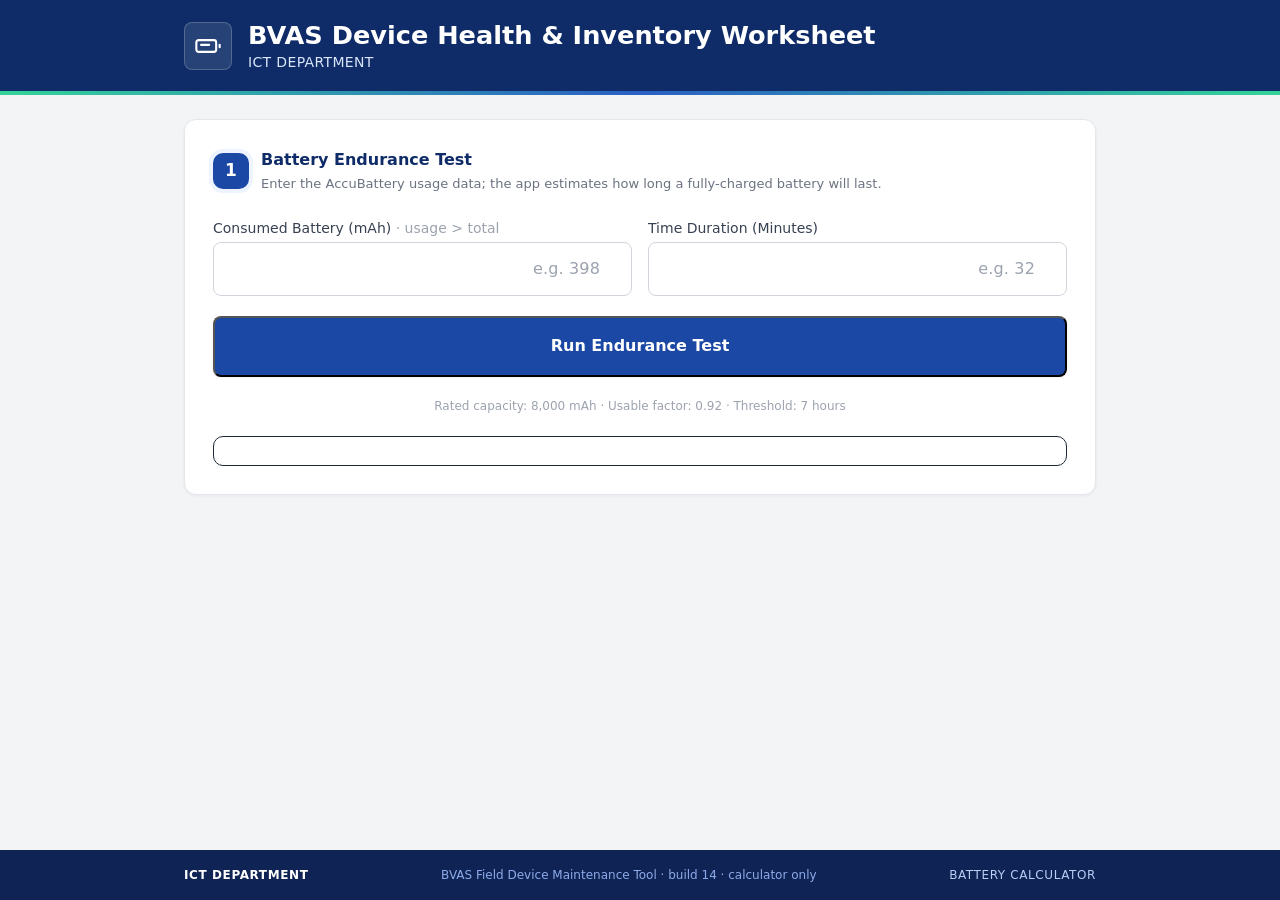
<file: index.html>
<!DOCTYPE html>
<html lang="en" class="scroll-smooth">
<head>
  <meta charset="UTF-8" />
  <meta name="viewport" content="width=device-width, initial-scale=1.0, viewport-fit=cover" />
  <meta name="description" content="Per-state BVAS device health and inventory worksheet for the ICT Department." />
  <title>BVAS Device Health &amp; Inventory Worksheet | ICT Department</title>
  <meta name="theme-color" content="#0f2354" />
  <link rel="stylesheet" href="styles.css?v=7" />
</head>
<body class="min-h-screen bg-gray-100 text-gray-800 flex flex-col">

  <!-- Header -->
  <header class="bg-brand-800 text-white">
    <div class="max-w-5xl mx-auto px-4 sm:px-6 py-5 flex items-center gap-4">
      <div class="flex h-12 w-12 shrink-0 items-center justify-center rounded-lg bg-white/10 ring-1 ring-white/20">
        <svg class="h-7 w-7 text-white" fill="none" viewBox="0 0 24 24" stroke="currentColor" stroke-width="1.8">
          <rect x="2" y="7" width="17" height="10" rx="2" />
          <path stroke-linecap="round" d="M22 11v2" />
          <path d="M6 11h7" stroke-linecap="round" />
        </svg>
      </div>
      <div class="min-w-0 flex-1">
        <h1 class="fluid-title font-bold leading-tight">BVAS Device Health &amp; Inventory Worksheet</h1>
        <p class="text-brand-100 text-xs sm:text-sm mt-0.5 tracking-wide uppercase">ICT Department</p>
      </div>
    </div>
    <div class="h-1 bg-gradient-to-r from-green-400 via-brand-500 to-green-400"></div>
  </header>

  <!-- Main -->
  <main class="flex-1 w-full max-w-5xl mx-auto px-4 sm:px-6 pt-6 pb-[max(1.5rem,env(safe-area-inset-bottom))]">

    <!-- Step 1 · Battery Endurance Test -->
    <section id="secBattery" class="card p-5 sm:p-7 no-print">
      <div class="flex items-center gap-3">
        <span class="step-chip">1</span>
        <div>
          <h2 class="section-title">Battery Endurance Test</h2>
          <p class="step-sub">Enter the AccuBattery usage data; the app estimates how long a fully-charged battery will last.</p>
        </div>
      </div>

      <form id="calcForm" class="mt-6 space-y-5">
        <div class="grid grid-cols-1 sm:grid-cols-2 gap-4">
          <label class="block">
            <span class="block text-sm font-medium text-gray-700 mb-1">
              Consumed Battery (mAh)
              <span class="font-normal text-gray-400">&middot; usage &gt; total</span>
            </span>
            <input id="consumed" type="number" inputmode="decimal" step="any" min="0" required placeholder="e.g. 398"
                   class="field text-right" />
          </label>
          <label class="block">
            <span class="block text-sm font-medium text-gray-700 mb-1">Time Duration (Minutes)</span>
            <input id="minutes" type="number" inputmode="decimal" step="any" min="0" required placeholder="e.g. 32"
                   class="field text-right" />
          </label>
        </div>

        <button type="submit"
                class="w-full rounded-lg bg-brand-600 px-4 py-4 text-base font-bold text-white hover:bg-brand-700 active:bg-brand-800 transition shadow-sm">
          Run Endurance Test
        </button>
        <p class="text-center text-xs text-gray-400">Rated capacity: 8,000 mAh &middot; Usable factor: 0.92 &middot; Threshold: 7 hours</p>
      </form>

      <div id="batteryBanner" class="banner hidden"></div>
    </section>

    <!-- Steps 2-4 (device entry / re-test / inventory) restored for shared mode; hidden on state links via .calc-only -->

    <section id="secDevice" class="card p-5 sm:p-7 mt-6 no-print step-beyond">
      <div class="flex items-center gap-3">
        <span class="step-chip">2</span>
        <div>
          <h2 class="section-title">Device Identification &amp; Component Status</h2>
          <p class="step-sub">Tick a component if it is GOOD / FUNCTIONAL. The battery row follows the test in step 1 (optional at save time).</p>
        </div>
      </div>

      <div class="grid grid-cols-1 sm:grid-cols-3 gap-4 mt-6">
        <div>
          <label for="deviceId" class="block text-sm font-medium text-gray-700 mb-1">Device ID</label>
          <div class="flex gap-2">
            <input id="deviceId" type="text" autocomplete="off" inputmode="numeric" maxlength="7"
                   pattern="[0-9]{3}-[0-9]{3}" required placeholder="101-701"
                   class="field uppercase flex-1 min-w-0" />
            <button type="button" id="scanBtn" class="scan-btn shrink-0"
                    title="Scan the Device ID from a photo (OCR)" aria-label="Scan Device ID from a photo">
              <svg fill="none" viewBox="0 0 24 24" stroke="currentColor" stroke-width="1.8" aria-hidden="true">
                <path stroke-linecap="round" stroke-linejoin="round" d="M3 8.5A1.5 1.5 0 0 1 4.5 7h2.2a1 1 0 0 0 .83-.45l.94-1.4A1 1 0 0 1 9.3 4.7h5.4a1 1 0 0 1 .83.45l.94 1.4a1 1 0 0 0 .83.45h2.2A1.5 1.5 0 0 1 21 8.5v9A1.5 1.5 0 0 1 19.5 19h-15A1.5 1.5 0 0 1 3 17.5z" />
                <circle cx="12" cy="12.5" r="3.25" />
              </svg>
            </button>
          </div>
          <input type="file" id="scanFile" accept="image/*" capture="environment" class="hidden" />
          <p id="scanMsg" class="scan-msg" role="status" aria-live="polite"></p>
        </div>

        <!-- Choosing the part of the photo to read. The officer drags the box over
             the Device ID, so what is sent is the sticker and not the whole scene. -->
        <div id="cropWrap" class="crop-wrap fixed inset-0 z-50 hidden" role="dialog"
             aria-modal="true" aria-labelledby="cropTitle">
          <div class="crop-card">
            <h2 id="cropTitle" class="crop-title">Drag over the Device ID</h2>
            <p class="crop-hint" id="cropHint">Drag the box to cover the six digits, or the whole
              sticker. Only what is inside the box is sent.</p>
            <div id="cropStage" class="crop-stage">
              <img id="cropImg" class="crop-img" alt="The photo you chose" />
              <div id="cropBox" class="crop-box"><span class="crop-grip" aria-hidden="true"></span></div>
            </div>
            <div class="crop-actions">
              <button type="button" id="cropSend" class="crop-btn crop-btn-primary">Read the ID</button>
              <button type="button" id="cropLocal" class="crop-btn">Read on this phone</button>
              <button type="button" id="cropWhole" class="crop-btn crop-btn-plain">Whole photo</button>
              <button type="button" id="cropCancel" class="crop-btn crop-btn-plain">Cancel</button>
            </div>
            <p class="crop-privacy" id="cropPrivacy">The cropped sticker is sent to the office
              server to be read, and is not kept. “Read on this phone” keeps the photo here.</p>
          </div>
        </div>
        <label class="block">
          <span class="block text-sm font-medium text-gray-700 mb-1">SIM Type</span>
          <select id="simType" class="field" required>
            <option value="" selected>Select SIM type</option>
            <option value="MTN">MTN</option>
            <option value="GLO">GLO</option>
            <option value="AIRTEL">AIRTEL</option>
            <option value="9MOBILE">9MOBILE</option>
            <option value="NO SIM">NO SIM</option>
          </select>
        </label>
        <label class="block">
          <span class="block text-sm font-medium text-gray-700 mb-1">State</span>
          <select id="fieldState" class="field"></select>
          <span id="stateLockNote" class="hidden mt-1 block text-xs font-semibold text-brand-700"></span>
        </label>
      </div>

      <div id="checkGrid" class="check-grid mt-6"></div>

      <div class="grid grid-cols-1 sm:grid-cols-2 gap-4 mt-6">
        <label class="block">
          <span class="block text-sm font-medium text-gray-700 mb-1">Remarks (optional)</span>
          <input id="remarks" type="text" autocomplete="off" placeholder="Auto-generated if left empty"
                 class="field" />
        </label>
        <div>
          <span class="block text-sm font-medium text-gray-700 mb-1">Final Device Status</span>
          <div id="finalStatus" class="final-badge bg-gray-100 text-gray-600 ring-gray-300">AWAITING COMPONENT CHECK</div>
        </div>
      </div>

      <button type="button" id="addDevice"
              class="mt-6 w-full rounded-lg bg-green-600 px-4 py-4 text-base font-bold text-white hover:bg-green-700 active:bg-green-800 transition shadow-sm">
        Save Device to Sheet
      </button>
      <p id="formMsg" class="mt-3 text-sm font-semibold text-red-700 hidden"></p>
    </section>
    <section id="secRetest" class="card p-5 sm:p-7 mt-6 no-print step-beyond">
      <div class="flex items-center gap-3">
        <span class="step-chip">3</span>
        <div>
          <h2 class="section-title">Battery Re-test (Existing Device)</h2>
          <p class="step-sub">Call a saved device by its Device ID, run the endurance test in step 1, and the result attaches automatically.</p>
        </div>
      </div>
      <div class="grid grid-cols-1 sm:grid-cols-2 gap-4 mt-6 items-end">
        <label class="block">
          <span class="block text-sm font-medium text-gray-700 mb-1">Device ID</span>
          <select id="retestSelect" class="field"><option value="">— select a saved device —</option></select>
        </label>
        <button type="button" id="retestBtn"
                class="rounded-lg bg-brand-600 px-4 py-3.5 text-sm font-bold text-white hover:bg-brand-700 transition shadow-sm">
          Call Device for Battery Test
        </button>
      </div>
    </section>
    <section id="secSheet" class="card p-5 sm:p-7 mt-6 step-beyond">
      <div class="flex items-start gap-3">
        <span class="step-chip">4</span>
        <div class="flex-1">
          <h2 class="section-title">Inventory of Checked BVAS Devices</h2>
          <div class="mt-2 grid grid-cols-1 sm:grid-cols-2 gap-x-6 gap-y-2 text-xs text-gray-600">
            <label class="flex items-center gap-2">Date:
              <input id="sheetDate" type="date" class="sheet-meta" /></label>
          </div>
        </div>
      </div>

      <div id="stats" class="grid grid-cols-2 sm:grid-cols-4 gap-3 mt-5 print:hidden"></div>

      <div class="flex flex-wrap gap-2 mt-5 print:hidden">
        <button type="button" id="printBtn" class="btn-tool btn-tool-primary">Print / Export to PDF</button>
        <button type="button" id="csvBtn" class="btn-tool">Export CSV</button>
        <button type="button" id="saveBtn" class="btn-tool">Save</button>
        <button type="button" id="loadBtn" class="btn-tool">Load</button>
        <button type="button" id="clearBtn" class="btn-tool btn-tool-danger">Clear All</button>
        <button type="button" id="newSessionBtn" class="btn-tool" title="Start a separate private browser session">New Session</button>
        <button type="button" id="backupBtn" class="btn-tool" title="Download a JSON backup of this worksheet">Backup</button>
        <button type="button" id="restoreBtn" class="btn-tool" title="Restore a JSON backup">Restore Backup</button>
        <input id="restoreFile" type="file" accept="application/json,.json" class="hidden" />
      </div>

      <div class="mt-5 print:hidden">
        <input id="filterInput" type="search" autocomplete="off" spellcheck="false"
               placeholder="Filter by Device ID…" class="field field-sm" aria-label="Filter by Device ID" />
      </div>

      <div class="table-scroll mt-5">
        <table class="sheet-table" id="inventoryTable">
          <colgroup>
            <col class="w-sn" /><col class="w-id" />
            <col class="w-batt" />
            <col class="w-screen" /><col class="w-camera" /><col class="w-fp" /><col class="w-simslot" />
            <col class="w-charge" /><col class="w-wifi" /><col class="w-gps" />
            <col class="w-sim" /><col class="w-rem" /><col class="w-act" />
          </colgroup>
          <thead class="thead-screen">
            <tr>
              <th rowspan="2" class="col-sn">S/N</th>
              <th rowspan="2" class="sticky-col sticky-col-2">Device ID</th>
              <th colspan="8" class="grp">BVAS Device Component Status (Good/Bad)</th>
              <th rowspan="2">SIM Type</th>
              <th rowspan="2" class="col-remarks">Remarks</th>
              <th rowspan="2" class="col-act print:hidden"></th>
            </tr>
            <tr>
              <th>Battery</th>
              <th>Screen</th>
              <th>Camera</th>
              <th>Finger&shy;print</th>
              <th>SIM Slot</th>
              <th>Charging</th>
              <th>Wi-Fi</th>
              <th>GPS</th>
            </tr>
          </thead>
          <thead class="thead-print">
            <tr>
              <th>S/N</th><th>Device ID</th><th>Battery</th><th>Screen</th><th>Camera</th>
              <th>Fingerprint</th><th>SIM Slot</th><th>Charging</th><th>Wi-Fi</th><th>GPS</th>
              <th>SIM Type</th><th>Remarks</th><th class="print:hidden"></th>
            </tr>
          </thead>
          <tbody id="inventoryBody"></tbody>
          <tfoot id="inventoryFoot"></tfoot>
        </table>
      </div>

      <p class="sheet-note">KEY: &check; = Good/Functional &nbsp;|&nbsp; &#10007; = Bad/Faulty &nbsp;|&nbsp; &ndash; = battery not yet tested &nbsp;|&nbsp; Battery threshold: 7 hours. S/N is assigned automatically in save order. Use Edit on a row to correct its submitted data. Data is private to this browser session.</p>

      <div class="sign-grid">
        <div class="sign-box">
          <p class="sign-role">Technical Officer (Name &amp; Signature)</p>
          <input id="signOfficer" type="text" class="sign-line" autocomplete="off" />
        </div>
        <div class="sign-box">
          <p class="sign-role">Reviewed By (Head of ICT / Officer)</p>
          <input id="signReviewer" type="text" class="sign-line" autocomplete="off" />
        </div>
      </div>
    </section>
  </main>

  <!-- Footer -->
  <footer class="bg-brand-900 text-brand-200 print:hidden">
    <div class="max-w-5xl mx-auto px-4 sm:px-6 py-4 flex flex-col sm:flex-row items-center justify-between gap-2 text-xs">
      <span class="font-semibold text-white uppercase tracking-wider">ICT Department</span>
      <span class="text-brand-300" id="buildTag">BVAS Field Device Maintenance Tool</span>
      <span id="footerMeta" class="uppercase tracking-wider">Shared worksheet</span>
    </div>
  </footer>

  <!-- Result Modal -->
  <div id="modal" class="fixed inset-0 z-50 hidden items-center justify-center p-4" role="dialog" aria-modal="true" aria-labelledby="modalTitle">
    <div id="modalBackdrop" class="absolute inset-0 bg-brand-900/70"></div>
    <div class="modal-panel relative w-full max-w-md rounded-2xl bg-white shadow-2xl overflow-hidden">
      <div class="bg-brand-800 text-white px-6 py-4 flex items-center justify-between">
        <h2 id="modalTitle" class="text-base font-bold uppercase tracking-wide">Battery Health Result</h2>
        <button id="modalClose" aria-label="Close"
                class="flex h-8 w-8 items-center justify-center rounded-full bg-white/10 hover:bg-white/20 transition">
          <svg class="h-4 w-4" fill="none" viewBox="0 0 24 24" stroke="currentColor" stroke-width="2">
            <path stroke-linecap="round" d="M6 18L18 6M6 6l12 12" />
          </svg>
        </button>
      </div>

      <div class="px-6 py-6">
        <div id="mStatusBadge" class="rounded-lg px-5 py-4 text-center fluid-badge font-extrabold tracking-wide ring-1 bg-green-100 text-green-800 ring-green-300">
          FUNCTIONAL
        </div>

        <p id="mTarget" class="hidden mt-4 rounded-lg bg-brand-50 border border-brand-200 px-4 py-2.5 text-sm font-bold text-brand-800 text-center"></p>

        <div class="mt-5 rounded-lg bg-brand-800 text-white text-center px-4 py-8">
          <p class="text-xs uppercase tracking-widest text-brand-200 font-medium">Estimated Battery Life</p>
          <div class="mt-2 fluid-num font-black leading-none" id="mLifeHours">9.86</div>
          <div class="text-brand-200 text-sm font-semibold mt-1">Hours</div>
        </div>

        <p id="mRecommendation" class="mt-5 rounded-lg bg-emerald-50 border border-emerald-200 px-4 py-3 text-sm text-emerald-800">
          Battery is within acceptable endurance limits.
        </p>

        <button id="mDone" type="button"
                class="mt-6 w-full rounded-lg bg-brand-600 px-4 py-3.5 text-base font-bold text-white hover:bg-brand-700 transition">
          Close
        </button>
      </div>
    </div>
  </div>

  <script>
    const $ = (id) => document.getElementById(id);

    const RATED_CAPACITY = 8000;
    const USABLE_FACTOR = 0.92;
    const MIN_THRESHOLD_HOURS = 7;
    const STORAGE_KEY_BASE = "bvas_inventory_v3";
    const SESSION_STORAGE_KEY = "bvas_session_v1";
    const DEVICE_ID_PATTERN = /^\d{3}-\d{3}$/;
    const DEVICE_ID_HINT = "Enter the Device ID in the format 101-701 (three digits, a hyphen, three digits).";
    const SIM_TYPES = ["MTN", "GLO", "AIRTEL", "9MOBILE", "NO SIM"];

    /* ---------- OCR (Device ID scan) ----------
       The sticker on the device reads INEC/ZT/245-239; OCR only reliably reads the
       245-239 part, so the text is scanned for the NNN-NNN run rather than matched
       against the whole label. Tesseract.js is fetched from a CDN on first use only
       (nothing is uploaded — recognition runs in the browser). To run fully offline
       on a LAN, drop tesseract.min.js into ./vendor/ and point OCR_SCRIPT_URL at it. */
    const OCR_SCRIPT_URL = "https://cdn.jsdelivr.net/npm/tesseract.js@5.1.1/dist/tesseract.min.js";
    const OCR_LANG = "eng";
    /* Tesseract's own default model is 10.9 MB served at a crawl from
       tessdata.projectnaptha.com — measured here at 70 KB/s, so over two and a half
       minutes, and it timed out before it finished. Instead this compact English
       model (2.9 MB) is committed at models/eng.traineddata.gz and fetched from this
       site's own origin: no third-party host to be slow, and it reads the digits
       just as well. A relative path will not do — the Tesseract worker resolves it
       against itself, not this page — and every state page is a verbatim copy two
       folders below the site root, so both are handled by walking out of the state
       folder. Tesseract then appends /eng.traineddata.gz. */
    const OCR_LANG_PATH = new URL("models", new URL("../../", location.href)).href;
    // The first scan has to pull that model down. Bounded, so a connection too slow
    // to finish says so instead of sitting on "loading" for ever.
    const OCR_LOAD_TIMEOUT = 90000;

    /* ---------- reading the sticker on the office server ----------
       The on-device engine above reads most stickers, but a photo with glare, a
       shadow across the label or a faded print is past what it can do, and no
       amount of extra work on the phone changes that. So the officer can send
       just the cropped sticker to a Supabase Edge Function that reads it with a
       vision model, and only the six digits come back. The crop is held in
       memory for the length of the request and never written down.

       Set on:false to keep every photo on the phone, which restores the
       on-device-only behaviour. */
    const SERVER_OCR = {
      on: true,
      fn: "bvas-read-device-id",
      timeout: 30000,
      maxEdge: 1000,   /* px, longest edge of the crop that is sent */
      quality: 0.82
    };

    /* A single pass is not enough for a phone photo of a sticker: small text, a
       sideways phone, glare and a dark shell each defeat it on their own. Each pass
       re-reads the same photo with one thing changed, and the readings that several
       passes agree on win. Order is cheapest-and-most-likely first, and the cascade
       stops as soon as an answer is agreed. */
    const OCR_PASSES = [
      { rot: 0, bin: "otsu", note: "" },
      { rot: 0, bin: "fixed", note: "" },
      { rot: 0, bin: "none", note: "" },
      { rot: 90, bin: "otsu", note: "turned 90°" },
      { rot: 180, bin: "otsu", note: "upside down" },
      { rot: 270, bin: "otsu", note: "turned 90°" },
      { rot: 90, bin: "fixed", note: "turned 90°" },
    ];
    // A cut at 60% grey: measured on low-contrast photos, where the adaptive cut
    // below washes the ink out but this plain cut still separates it.
    const OCR_FIXED_CUT = 153;
    // Tesseract reads best around 300 dpi, so a tiny photo is scaled up, while a
    // 50/108-megapixel camera photo is scaled down: feeding those pixels whole
    // makes the engine time out and find nothing.
    const OCR_MIN_EDGE = 1400;
    const OCR_MAX_EDGE = 3400;
    // PSM 6 (one uniform block) beats the default PSM 3 (full page layout) on
    // stickers, which are a single line in the middle of a busy photo.
    const OCR_PSM = 6;
    // Digits, plus the glyphs Tesseract commonly returns in place of one. The text is
    // upper-cased before lookup, so only upper-case letters need an entry.
    const OCR_DIGIT_MAP = {
      "0": "0", "1": "1", "2": "2", "3": "3", "4": "4", "5": "5", "6": "6", "7": "7", "8": "8", "9": "9",
      "O": "0", "Q": "0", "D": "0", "U": "0",
      "I": "1", "L": "1", "|": "1", "!": "1",
      "Z": "2",
      "A": "4",
      "S": "5",
      "G": "6",
      "T": "7", "Y": "7",
      "B": "8"
    };

    let memorySessionId = null;

    function makeUuid() {
      try {
        if (typeof crypto !== "undefined" && crypto.randomUUID) return crypto.randomUUID();
        if (typeof crypto !== "undefined" && crypto.getRandomValues) {
          const bytes = new Uint8Array(16);
          crypto.getRandomValues(bytes);
          bytes[6] = (bytes[6] & 15) | 64;
          bytes[8] = (bytes[8] & 63) | 128;
          const hex = Array.from(bytes, (b) => b.toString(16).padStart(2, "0")).join("");
          return hex.slice(0, 8) + "-" + hex.slice(8, 12) + "-" + hex.slice(12, 16) + "-" + hex.slice(16, 20) + "-" + hex.slice(20);
        }
      } catch (e) {}
      return "xxxxxxxx-xxxx-4xxx-yxxx-xxxxxxxxxxxx".replace(/[xy]/g, (c) => {
        const r = Math.random() * 16 | 0;
        const v = c === "x" ? r : (r & 3) | 8;
        return v.toString(16);
      });
    }

    function getSessionId() {
      try {
        const existing = sessionStorage.getItem(SESSION_STORAGE_KEY);
        if (existing) return existing;
        const id = makeUuid();
        sessionStorage.setItem(SESSION_STORAGE_KEY, id);
        return id;
      } catch (e) {
        if (!memorySessionId) memorySessionId = makeUuid();
        return memorySessionId;
      }
    }

    const SESSION_ID = getSessionId();

    const COMPONENTS = [
      { key: "screen",      label: "Screen" },
      { key: "camera",      label: "Camera (Front & Back)" },
      { key: "fingerprint", label: "Fingerprint Scanner" },
      { key: "sim",         label: "SIM Slot" },
      { key: "charging",    label: "Charging Ports" },
      { key: "wifi",        label: "Wi-Fi" },
      { key: "gps",         label: "GPS" }
    ];

    const FUNCTIONAL_COMPONENTS = COMPONENTS.filter((c) => c.key !== "sim");

    const STATES = ["OGUN","ONDO","ABIA","ADAMAWA","AKWA IBOM","ANAMBRA","BAUCHI","BAYELSA","BENUE","BORNO",
      "CROSS RIVER","DELTA","EBONYI","EDO","EKITI","ENUGU","GOMBE","IMO","JIGAWA","KADUNA","KANO","KATSINA",
      "KEBBI","KOGI","KWARA","LAGOS","NASSARAWA","NIGER","OSUN","OYO","PLATEAU","RIVERS","SOKOTO",
      "TARABA","YOBE","ZAMFARA","FCT ABUJA"];

    function normalizeState(s) {
      return String(s || "").toUpperCase()
        .replace(/[-_\s]+/g, " ")
        .replace(/\s*STATE\b/g, "")
        .replace(/\s*FCT\b/g, "")
        .trim();
    }
    const STATE_LOOKUP = {};
    STATES.forEach((s) => { STATE_LOOKUP[normalizeState(s)] = s; });
    STATE_LOOKUP["FCT"] = "FCT ABUJA";
    STATE_LOOKUP["ABUJA"] = "FCT ABUJA";
    // State comes from the URL path ONLY: /battery-calculator/ogun  (or /ogun on a LAN root).
    // Legacy ?state=... URLs are deliberately ignored so they can't reach the worksheet.
    function stateFromPath() {
      const segs = String(window.location.pathname || "/").split("/").filter(Boolean);
      let last = segs[segs.length - 1];
      if (last === "index.html") last = segs[segs.length - 2] || "";
      return last || "";
    }
    const RAW_STATE = stateFromPath();
    const LOCKED_STATE = STATE_LOOKUP[normalizeState(RAW_STATE)] || null;

    // Calculator only on the shared root; every state path gets the full worksheet.
    const CALC_ONLY = !LOCKED_STATE;

    function storageKey() {
      return LOCKED_STATE
        ? STORAGE_KEY_BASE + "_" + LOCKED_STATE.replace(/\s+/g, "_") + "_" + SESSION_ID
        : STORAGE_KEY_BASE;
    }

    /* ---------- Supabase (per-state database) ----------
       Talks to Supabase's REST API (PostgREST) directly with fetch —
       no external SDK/CDN required. Keys from:
       Dashboard -> Project Settings -> API -> Project URL / anon public key.
       Only active on a state PATH URL; ?state=... params are ignored. */
    const SUPABASE_URL = "https://fabdxxznbalfnsbttqqn.supabase.co";
    const SUPABASE_ANON_KEY = "eyJhbGciOiJIUzI1NiIsInR5cCI6IkpXVCJ9.eyJpc3MiOiJzdXBhYmFzZSIsInJlZiI6ImZhYmR4eHpuYmFsZm5zYnR0cXFuIiwicm9sZSI6ImFub24iLCJpYXQiOjE3OTAyNDQ0MTQsImV4cCI6MjEwNTgyMDQxNH0.NcQRrm9iUop2dutFfPpXwJ6KgTdkyIgj8CZdEdcbaCE";

    const DB = { enabled: false, base: null, table: null, session: SESSION_ID };

    function stateTable(name) {
      return "bvas_devices_" + String(name).toLowerCase().replace(/\s+/g, "_");
    }

    function dbHeaders(prefer) {
      const h = {
        "apikey": SUPABASE_ANON_KEY,
        "Authorization": "Bearer " + SUPABASE_ANON_KEY,
        "X-BVAS-Session": SESSION_ID,
        "Content-Type": "application/json"
      };
      if (prefer) h["Prefer"] = prefer;
      return h;
    }

    function configureDb() {
      if (!LOCKED_STATE) return;
      if (!SUPABASE_URL || !SUPABASE_ANON_KEY) { setDbStatus("warn", "db not configured"); return; }
      if (typeof fetch !== "function") { setDbStatus("warn", "no network \u00b7 local only"); return; }
      DB.base = SUPABASE_URL + "/rest/v1";
      DB.table = stateTable(LOCKED_STATE);
      DB.enabled = true;
    }

    function deviceToRow(d) {
      const c = d.comp || {};
      return {
        row_id: d.rowId,
        device_id: d.deviceId,
        ts: d.ts || Date.now(),
        sim_type: d.simType || null,
        state: d.state || LOCKED_STATE,
        screen: !!c.screen, camera: !!c.camera, fingerprint: !!c.fingerprint,
        sim: !!c.sim, charging: !!c.charging, wifi: !!c.wifi, gps: !!c.gps,
        battery_ok: d.batteryOk,
        battery_hours: d.hours,
        status: d.status || null,
        remarks: d.remarks || null
      };
    }

    function rowToDevice(r) {
      return {
        rowId: r.row_id || makeUuid(),
        remoteId: r.id == null ? null : r.id,
        deviceId: r.device_id,
        ts: r.ts,
        simType: r.sim_type,
        state: r.state,
        comp: {
          screen: !!r.screen, camera: !!r.camera, fingerprint: !!r.fingerprint,
          sim: !!r.sim, charging: !!r.charging, wifi: !!r.wifi, gps: !!r.gps
        },
        batteryOk: r.battery_ok,
        hours: r.battery_hours,
        status: r.status,
        remarks: r.remarks
      };
    }

    async function dbUpsert(d) {
      if (!DB.enabled) return true;
      try {
        const res = await fetch(DB.base + "/" + DB.table + "?on_conflict=row_id", {
          method: "POST",
          headers: dbHeaders("resolution=merge-duplicates,return=representation"),
          body: JSON.stringify([deviceToRow(d)])
        });
        if (!res.ok) throw new Error("HTTP " + res.status);
        try {
          const returned = await res.json();
          if (Array.isArray(returned) && returned[0]) {
            if (returned[0].row_id) d.rowId = returned[0].row_id;
            if (returned[0].id != null) d.remoteId = returned[0].id;
          }
        } catch (e) {}
        return true;
      } catch (e) { return false; }
    }

    async function dbDelete(d) {
      if (!DB.enabled || !d) return true;
      const key = d.remoteId == null
        ? "row_id=eq." + encodeURIComponent(d.rowId)
        : "id=eq." + encodeURIComponent(d.remoteId);
      try {
        const res = await fetch(DB.base + "/" + DB.table + "?" + key, {
          method: "DELETE",
          headers: dbHeaders()
        });
        if (!res.ok) throw new Error("HTTP " + res.status);
        return true;
      } catch (e) { return false; }
    }

    async function dbFetch() {
      if (!DB.enabled) return null;
      const res = await fetch(DB.base + "/" + DB.table + "?select=*&order=ts.asc", { headers: dbHeaders() });
      if (!res.ok) throw new Error("HTTP " + res.status);
      const data = await res.json();
      return (Array.isArray(data) ? data : []).map(rowToDevice);
    }

    const els = {
      form: $("calcForm"),
      consumed: $("consumed"),
      minutes: $("minutes"),
      batteryBanner: $("batteryBanner"),
      deviceId: $("deviceId"),
      scanBtn: $("scanBtn"),
      scanFile: $("scanFile"),
      scanMsg: $("scanMsg"),
      simType: $("simType"),
      fieldState: $("fieldState"),
      checkGrid: $("checkGrid"),
      remarks: $("remarks"),
      finalStatus: $("finalStatus"),
      addDevice: $("addDevice"),
      formMsg: $("formMsg"),
      retestSelect: $("retestSelect"),
      retestBtn: $("retestBtn"),
      sheetDate: $("sheetDate"),
      inventoryBody: $("inventoryBody"),
      inventoryFoot: $("inventoryFoot"),
      printBtn: $("printBtn"),
      csvBtn: $("csvBtn"),
      saveBtn: $("saveBtn"),
      loadBtn: $("loadBtn"),
      clearBtn: $("clearBtn"),
      newSessionBtn: $("newSessionBtn"),
      backupBtn: $("backupBtn"),
      restoreBtn: $("restoreBtn"),
      restoreFile: $("restoreFile"),
      stats: $("stats"),
      filterInput: $("filterInput"),
      footerMeta: $("footerMeta"),
      signOfficer: $("signOfficer"),
      signReviewer: $("signReviewer"),
      modal: $("modal"),
      backdrop: $("modalBackdrop"),
      modalClose: $("modalClose"),
      mDone: $("mDone"),
      mStatusBadge: $("mStatusBadge"),
      mLifeHours: $("mLifeHours"),
      mRecommendation: $("mRecommendation"),
      mTarget: $("mTarget")
    };

    let pending = null;      // { hours, ok } — battery result awaiting attach
    let retestTarget = null; // deviceId being re-tested
    let devices = [];
    let editingRowId = null;
    let ocrEnginePromise = null;
    let ocrWorkerPromise = null;
    let ocrWorker = null;
    let ocrAborted = false;
    let ocrBusy = false;
    let ocrPassNote = "";
    let ocrCancelReject = null;
    let ocrBusyOnce = false;

    /* ---------- helpers ---------- */

    function fmt(n, digits) {
      if (!isFinite(n)) return "\u2014";
      return n.toLocaleString("en-US", { maximumFractionDigits: digits, minimumFractionDigits: 0 });
    }

    function esc(s) {
      return String(s == null ? "" : s)
        .replace(/&/g, "&amp;").replace(/</g, "&lt;").replace(/>/g, "&gt;")
        .replace(/"/g, "&quot;");
    }

    function setBadge(badge, tone, label) {
      badge.textContent = label;
      badge.className = "rounded-lg px-5 py-4 text-center fluid-badge font-extrabold tracking-wide ring-1 transition-all " + tone;
    }

    function mark(ok) { return ok ? "\u2713" : "\u2717"; }

    function compInput(key) { return $("comp_" + key); }
    function isChecked(key) { return compInput(key).checked; }

    function findDevice(id) {
      return devices.find((d) => d.deviceId === id);
    }

    function findDeviceByRowId(rowId) {
      return devices.find((d) => d.rowId === rowId);
    }

    function normalizeDevice(d) {
      if (!d) return d;
      d.rowId = d.rowId || makeUuid();
      d.remoteId = d.remoteId == null ? null : d.remoteId;
      d.deviceId = String(d.deviceId == null ? "" : d.deviceId).trim();
      d.comp = d.comp || {};
      COMPONENTS.forEach((c) => { d.comp[c.key] = !!d.comp[c.key]; });
      d.batteryOk = d.batteryOk == null ? null : !!d.batteryOk;
      d.hours = d.hours == null || d.hours === "" ? null : Number(d.hours);
      if (d.hours != null && !Number.isFinite(d.hours)) d.hours = null;
      d.simType = d.simType || "";
      d.remarks = d.remarks || "";
      d.state = d.state || LOCKED_STATE || "OGUN";
      d.status = statusOf(d);
      return d;
    }

    function statusOf(d) {
      const comp = d.comp || {};
      const hw = FUNCTIONAL_COMPONENTS.every((c) => comp[c.key]);
      if (!hw) return "NON-FUNCTIONAL";
      if (d.batteryOk === true) return "FUNCTIONAL";
      if (d.batteryOk === false) return "BATTERY REPLACEMENT REQUIRED";
      return "PENDING BATTERY TEST";
    }

    /* ---------- component checklist ---------- */

    function buildChecklist() {
      els.checkGrid.innerHTML = COMPONENTS.map((c) => `
        <label class="check-item" data-comp="${c.key}">
          <input type="checkbox" id="comp_${c.key}" />
          <span class="check-box" aria-hidden="true"><svg viewBox="0 0 24 24"><path d="M4 12.5l5 5L20 6.5" fill="none" stroke="currentColor" stroke-width="3" stroke-linecap="round" stroke-linejoin="round"/></svg></span>
          <span class="check-label">${esc(c.label)}</span>
        </label>`).join("") + `
        <div class="check-item is-auto" data-comp="battery" id="batteryItem">
          <span class="check-box is-auto" id="batteryBox" aria-hidden="true"><svg viewBox="0 0 24 24"><path d="M4 12.5l5 5L20 6.5" fill="none" stroke="currentColor" stroke-width="3" stroke-linecap="round" stroke-linejoin="round"/></svg></span>
          <span class="check-label" id="batteryLabel">Battery &mdash; not tested</span>
        </div>`;
      COMPONENTS.forEach((c) => $("comp_" + c.key).addEventListener("change", renderFinalStatus));
    }

    function setBattery(ok, hours) {
      const item = $("batteryItem");
      if (!item) return;
      item.classList.toggle("on", ok === true);
      item.classList.toggle("weak", ok === false);
      $("batteryLabel").innerHTML =
        ok === true   ? `Battery OK (&gt;7hrs) &middot; ${fmt(hours, 2)}h` :
        ok === false  ? `Battery Weak (&lt;7hrs) &middot; ${fmt(hours, 2)}h` :
                        "Battery &mdash; not tested";
    }

    function hardwareAllTicked() {
      return FUNCTIONAL_COMPONENTS.every((c) => isChecked(c.key));
    }

    function renderFinalStatus() {
      if (CALC_ONLY) return;
      const fs = els.finalStatus;
      if (!fs) return;
      const hw = hardwareAllTicked();
      if (!hw) {
        fs.className = "final-badge bg-red-100 text-red-800 ring-red-300";
        fs.textContent = "NON-FUNCTIONAL";
      } else if (pending && pending.ok) {
        fs.className = "final-badge bg-green-100 text-green-800 ring-green-300";
        fs.textContent = "FUNCTIONAL";
      } else if (pending && !pending.ok) {
        fs.className = "final-badge bg-orange-100 text-orange-800 ring-orange-300";
        fs.textContent = "BATTERY REPLACEMENT REQUIRED";
      } else {
        fs.className = "final-badge bg-gray-100 text-gray-600 ring-gray-300";
        fs.textContent = "PENDING BATTERY TEST";
      }
    }

    /* ---------- battery banner (step 1) ---------- */

    function renderBanner() {
      const b = els.batteryBanner;
      if (!pending) {
        b.className = "banner hidden";
        b.innerHTML = "";
        return;
      }
      const tone = pending.ok ? "banner-ok" : "banner-warn";
      const who = CALC_ONLY
        ? "Run the test again, or discard this result."
        : (retestTarget
          ? `Will attach to <strong>${esc(retestTarget)}</strong> automatically.`
          : "Will attach to the next device you save.");
      b.className = `banner ${tone}`;
      b.innerHTML = `
        <span class="banner-icon">${pending.ok ? "\u2713" : "\u2717"}</span>
        <span class="banner-text">Endurance result ready: <strong>${fmt(pending.hours, 2)} h</strong>
          &middot; ${pending.ok ? "Battery OK" : "Battery Weak"} &middot; ${who}</span>
        <button type="button" id="detachBattery" class="banner-x" title="Discard result">&times;</button>`;
      $("detachBattery").addEventListener("click", () => {
        pending = null;
        retestTarget = null;
        setBattery(null);
        renderBanner();
        renderFinalStatus();
      });
    }

    /* ---------- battery assessment ---------- */

    function openModal(realistic, valid, retestId) {
      els.modal.classList.remove("hidden");
      els.modal.classList.add("flex");

      const mt = els.mTarget;
      mt.className = "mt-4 rounded-lg bg-brand-50 border border-brand-200 px-4 py-2.5 text-sm font-bold text-brand-800 text-center" +
        (retestId && valid ? "" : " hidden");
      mt.textContent = retestId && valid
        ? "Battery result " + fmt(realistic, 2) + "h attached to " + retestId + "."
        : "";

      if (!valid) {
        setBadge(els.mStatusBadge, "bg-gray-100 text-gray-600 ring-gray-300", "INVALID INPUT");
        els.mLifeHours.textContent = "\u2014";
        els.mRecommendation.className = "mt-5 rounded-lg bg-gray-100 border border-gray-200 px-4 py-3 text-sm text-gray-600";
        els.mRecommendation.textContent = "Please enter valid values greater than zero for Consumed Battery and Time Duration.";
        return;
      }

      els.mLifeHours.textContent = fmt(realistic, 2);

      if (realistic < MIN_THRESHOLD_HOURS) {
        setBadge(els.mStatusBadge, "bg-red-100 text-red-800 ring-red-300", "BATTERY REPLACEMENT REQUIRED");
        els.mRecommendation.className = "mt-5 rounded-lg bg-red-50 border border-red-200 px-4 py-3 text-sm font-bold uppercase text-red-800";
        els.mRecommendation.textContent = "Non-functional";
      } else {
        setBadge(els.mStatusBadge, "bg-green-100 text-green-800 ring-green-300", "FUNCTIONAL");
        els.mRecommendation.className = "mt-5 rounded-lg bg-emerald-50 border border-emerald-200 px-4 py-3 text-sm text-emerald-800";
        els.mRecommendation.textContent = "Battery is within acceptable endurance limits.";
      }
    }

    function closeModal() {
      els.modal.classList.add("hidden");
      els.modal.classList.remove("flex");
      if (retestTarget && pending) applyRetest();
    }

    function runAssessment() {
      const consumed = parseFloat(els.consumed.value);
      const minutes = parseFloat(els.minutes.value);
      const valid = [consumed, minutes].every((n) => Number.isFinite(n) && n > 0);

      if (!valid) {
        openModal(null, false, retestTarget);
        return;
      }

      const timeHours = minutes / 60;
      const avgCurrent = consumed / timeHours;
      const realistic = (RATED_CAPACITY / avgCurrent) * USABLE_FACTOR;

      pending = { hours: realistic, ok: realistic >= MIN_THRESHOLD_HOURS };
      setBattery(pending.ok, realistic);
      renderFinalStatus();
      renderBanner();

      const targetId = retestTarget;
      if (targetId) applyRetest();

      openModal(realistic, true, targetId);
    }

    function applyRetest() {
      const d = findDevice(retestTarget);
      if (d) {
        if (!pending) {
          flash(`Battery test for <strong>${esc(d.deviceId)}</strong> cancelled — no result to attach.`, true);
        } else {
          d.hours = pending.hours;
          d.batteryOk = pending.ok;
          d.status = statusOf(d);
          if (!d.remarks || d.remarks === "Battery test pending") d.remarks = autoRemarks(d);
          renderTable();
          persist();
          if (DB.enabled) dbUpsert(d).then((ok) => setDbStatus(ok ? "ok" : "warn", ok ? "online \u00b7 " + DB.table.replace(/^bvas_devices_/, "") : "offline \u00b7 saved locally"));
          flash(`Battery result <strong>${fmt(pending.hours, 2)} h</strong> (${d.batteryOk ? "OK" : "WEAK"}) accepted and attached to <strong>${esc(d.deviceId)}</strong> &rarr; ${d.status}.`, false);
        }
      } else if (retestTarget) {
        flash(`Device <strong>${esc(retestTarget)}</strong> no longer on the sheet — result not attached.`, true);
      }
      pending = null;
      retestTarget = null;
      setBattery(null);
      renderFinalStatus();
      renderBanner();
    }

    /* ---------- device capture ---------- */

    function autoRemarks(d) {
      const bad = COMPONENTS.filter((c) => !d.comp[c.key]).map((c) => c.label);
      if (bad.length) return "Faulty: " + bad.join(", ");
      if (d.batteryOk === false) return "Battery replacement required";
      if (d.batteryOk === null) return "Battery test pending";
      return "";
    }

    function isValidDeviceId(value) {
      return DEVICE_ID_PATTERN.test(String(value || ""));
    }

    function maskDeviceId(raw) {
      const digits = String(raw).replace(/\D/g, "").slice(0, 7);
      if (digits.length < 3) return digits;
      return digits.slice(0, 3) + "-" + digits.slice(3);
    }

    function requireValidDeviceId(raw) {
      const text = String(raw == null ? "" : raw).trim();
      if (!text) return { error: "Enter the Device ID." };
      if (!/^[0-9-]+$/.test(text)) return { error: DEVICE_ID_HINT };
      const id = maskDeviceId(text).replace(/-$/, "");
      if (!isValidDeviceId(id)) return { error: DEVICE_ID_HINT };
      return { id };
    }

    /* ---------- Device ID from scanned text ----------

       Splits the OCR output into runs of digit-shaped characters, then scores every
       way of reading six of them as NNN-NNN. Anything scanned keeps the typed value
       as the only source of truth for the sheet — this just fills the box, the
       officer still confirms it against the sticker before saving. */

    const OCR_SEPARATORS = "-‐‑‒–—―/_:.,·•~=|'’`()[]{} \t";
    const OCR_MIN_SCORE = 40;

    // Maps every character of the scanned text to a digit (or null), counting the
    // characters that had to be substituted for a digit so guessy runs can be
    // discounted.
    function ocrDigits(text) {
      const raw = String(text == null ? "" : text)
        .replace(/[\u200b-\u200f\ufeff]/g, "")
        .replace(/[\u2010-\u2015]/g, "-")
        .replace(/[\uff10-\uff19]/g, (c) => String.fromCharCode(c.charCodeAt(0) - 0xff10 + 48))
        .toUpperCase();
      const out = [];
      for (const ch of raw) {
        const digit = OCR_DIGIT_MAP[ch] || null;
        out.push({
          ch: ch,
          digit: digit,
          guess: digit !== null && !(ch >= "0" && ch <= "9") ? 1 : 0,
          sep: OCR_SEPARATORS.indexOf(ch) !== -1
        });
      }
      return out;
    }

    // Runs of digit-shaped characters, then a single bridge for the NNN<sep>NNN form
    // the sticker actually uses. Only three real digits either side of a separator
    // join up, so dates like 2024-05-12 stay three short runs instead of an ID.
    function ocrRuns(chars) {
      const runs = [];
      let cur = null;
      for (let i = 0; i < chars.length; i++) {
        const c = chars[i];
        if (!c.digit) { cur = null; continue; }
        if (cur && i > 0 && chars[i - 1].digit) {
          cur.digits += c.digit;
          cur.guesses += c.guess;
          cur.end = i;
        } else {
          cur = { digits: c.digit, guesses: c.guess, start: i, end: i, sepAt: -1 };
          runs.push(cur);
        }
      }
      for (let i = 0; i < runs.length - 1; i++) {
        const a = runs[i];
        const b = runs[i + 1];
        if (!a.guesses && !b.guesses && a.digits.length === 3 && b.digits.length === 3 &&
            b.start - a.end === 2 && chars[a.end + 1].sep) {
          a.digits += b.digits;
          a.sepAt = 3;
          a.end = b.end;
          runs.splice(i + 1, 1);
          i--;
        }
      }
      return runs;
    }

    function ocrCandidates(text) {
      const chars = ocrDigits(text);
      const runs = ocrRuns(chars);
      const out = [];
      const push = (digits, base, guessPenalty, start) => {
        if (base < OCR_MIN_SCORE) return;
        if (!/^\d{6}$/.test(digits)) return;
        const id = digits.slice(0, 3) + "-" + digits.slice(3);
        if (out.some((c) => c.id === id)) return;
        // A guessed character (O for 0, S for 5...) costs a lot: a run made entirely
        // of them is a word, not an ID. Ties break towards the top of the photo.
        const score = base - 12 * guessPenalty + (12 - Math.min(start, 12));
        out.push({ id: id, score: score });
      };

      runs.forEach((r, i) => {
        if (r.digits.length === 6) {
          push(r.digits, r.sepAt === 3 ? 100 : 80, r.guesses, r.start);
        } else if (r.digits.length > 6 && !r.guesses) {
          // A run that bled into its neighbours keeps only the last six digits, but
          // only when every character really was a digit — otherwise it was a word.
          push(r.digits.slice(-6), 40, 0, r.start);
        }
        const next = runs[i + 1];
        if (next && r.digits.length + next.digits.length === 6 && r.digits.length >= 2) {
          const gap = next.start - r.end - 1;
          if (gap >= 0 && gap <= 4) {
            // 3 + 3 either side of a stray glyph is a plausible misread hyphen; any
            // other split (e.g. the 2024-05 in a date) is not worth reporting.
            const even = r.digits.length === 3 && next.digits.length === 3;
            push(r.digits + next.digits, even ? 60 : 30, r.guesses + next.guesses, r.start);
          }
        }
      });

      out.sort((a, b) => b.score - a.score);
      return out.filter((c) => c.score >= OCR_MIN_SCORE);
    }

    function ocrExtractDeviceId(text) {
      const list = ocrCandidates(text);
      return { id: list.length ? list[0].id : "", others: list.slice(1, 4).map((c) => c.id) };
    }

    function loadOcrEngine() {
      if (typeof window !== "undefined" && window.Tesseract) return Promise.resolve(window.Tesseract);
      if (ocrEnginePromise) return ocrEnginePromise;
      ocrEnginePromise = new Promise((resolve, reject) => {
        if (typeof document === "undefined" || !document.createElement) {
          return reject(new Error("no-dom"));
        }
        const script = document.createElement("script");
        script.src = OCR_SCRIPT_URL;
        script.async = true;
        const timer = setTimeout(() => { script.remove(); reject(new Error("timeout")); }, 45000);
        script.onload = () => {
          clearTimeout(timer);
          if (typeof window !== "undefined" && window.Tesseract) resolve(window.Tesseract);
          else reject(new Error("load-failed"));
        };
        script.onerror = () => { clearTimeout(timer); reject(new Error("load-failed")); };
        const head = document.head || document.body;
        if (head && head.appendChild) head.appendChild(script);
        else reject(new Error("no-dom"));
      });
      ocrEnginePromise.catch(() => { ocrEnginePromise = null; });
      return ocrEnginePromise;
    }

    function ocrScanMsg(text, kind) {
      if (!els.scanMsg) return;
      els.scanMsg.textContent = text;
      els.scanMsg.className = "scan-msg scan-msg-" + kind;
    }

    // While a scan is running the same button cancels it, so a long cascade is never
    // a dead end on a phone that is struggling with the photo.
    function ocrSetBusy(busy) {
      ocrBusy = !!busy;
      if (els.scanBtn) {
        els.scanBtn.disabled = false;
        els.scanBtn.classList.toggle("is-busy", !!busy);
        els.scanBtn.setAttribute("aria-label", busy ? "Cancel the scan" : "Scan Device ID from a photo");
        els.scanBtn.setAttribute("title", busy ? "Cancel the scan" : "Scan the Device ID from a photo (OCR)");
      }
      if (els.scanFile) els.scanFile.disabled = !!busy;
    }

    function ocrLoadBitmap(file) {
      if (typeof createImageBitmap === "function") {
        return createImageBitmap(file).catch(() => ocrLoadBitmapViaImg(file));
      }
      return ocrLoadBitmapViaImg(file);
    }

    function ocrLoadBitmapViaImg(file) {
      return new Promise((resolve, reject) => {
        if (typeof Image !== "function" || typeof URL === "undefined" || !URL.createObjectURL) {
          return reject(new Error("no-image-support"));
        }
        const url = URL.createObjectURL(file);
        const img = new Image();
        img.onload = () => { URL.revokeObjectURL(url); resolve(img); };
        img.onerror = () => { URL.revokeObjectURL(url); reject(new Error("image-failed")); };
        img.src = url;
      });
    }

    // Decode, resize, convert to grey and stretch the contrast once per scan; every
    // pass then reuses this plane, so a six-pass cascade still costs one pass of
    // pixel work. A photo too small to read is scaled up, a 50-megapixel one scaled
    // down, because feeding whole camera frames makes the engine time out.
    function ocrGrayscale(source) {
      if (typeof document === "undefined" || !document.createElement) return null;
      try {
        const w = source.naturalWidth || source.width;
        const h = source.naturalHeight || source.height;
        if (!w || !h) return null;
        const long = Math.max(w, h);
        let scale = 1;
        if (long > OCR_MAX_EDGE) scale = OCR_MAX_EDGE / long;
        else if (long < OCR_MIN_EDGE) scale = Math.min(3, OCR_MIN_EDGE / long);
        const cw = Math.max(1, Math.round(w * scale));
        const chh = Math.max(1, Math.round(h * scale));
        const canvas = document.createElement("canvas");
        canvas.width = cw;
        canvas.height = chh;
        const ctx = canvas.getContext ? canvas.getContext("2d") : null;
        if (!ctx) return null;
        ctx.drawImage(source, 0, 0, cw, chh);
        const data = ctx.getImageData(0, 0, cw, chh);
        if (!data || !data.data) return null;
        const px = data.data;
        const count = cw * chh;
        const gray = new Uint8Array(count);
        const hist = new Array(256);
        for (let i = 0; i < 256; i++) hist[i] = 0;
        for (let i = 0, p = 0; i < px.length; i += 4, p++) {
          const g = Math.max(0, Math.min(255, Math.round(
            (px[i] * 299 + px[i + 1] * 587 + px[i + 2] * 114) / 1000)));
          gray[p] = g;
          hist[g]++;
        }
        const cut = count * 0.02;
        let lo = 0;
        let hi = 255;
        let run = 0;
        for (let v = 0; v < 256; v++) { run += hist[v]; if (run > cut) { lo = v; break; } }
        run = 0;
        for (let v = 255; v >= 0; v--) { run += hist[v]; if (run > cut) { hi = v; break; } }
        const span = Math.max(1, hi - lo);
        for (let p = 0; p < count; p++) {
          gray[p] = Math.max(0, Math.min(255, Math.round(((gray[p] - lo) / span) * 255)));
        }
        return { gray: gray, width: cw, height: chh };
      } catch (e) {
        return null;
      }
    }

    // Otsu's method: the grey level that best splits the pixels into ink and paper.
    // Stickers are lit unevenly, so one adaptive cut reads better than a fixed
    // threshold once the contrast stretch has done its work.
    function ocrOtsu(gray) {
      const hist = new Array(256);
      for (let i = 0; i < 256; i++) hist[i] = 0;
      for (let i = 0; i < gray.length; i++) hist[gray[i]]++;
      const total = gray.length;
      let sum = 0;
      for (let i = 0; i < 256; i++) sum += i * hist[i];
      let sumB = 0;
      let wB = 0;
      let best = 0;
      let thr = 128;
      for (let i = 0; i < 256; i++) {
        wB += hist[i];
        if (wB === 0) continue;
        const wF = total - wB;
        if (wF === 0) break;
        sumB += i * hist[i];
        const mB = sumB / wB;
        const mF = (sum - sumB) / wF;
        const between = wB * wF * (mB - mF) * (mB - mF);
        if (between > best) { best = between; thr = i; }
      }
      return thr;
    }

    // Turn a grey plane into a canvas, optionally binarised, and turn it the way the
    // phone was held. A sideways photo is the single most common reason one pass
    // finds nothing while the same photo rotated finds the ID first time.
    function ocrPassImage(plane, bin, rot) {
      if (typeof document === "undefined" || !document.createElement || !plane) return null;
      try {
        const w = plane.width;
        const h = plane.height;
        if (!w || !h) return null;
        const gray = plane.gray;
        const count = w * h;
        const flat = document.createElement("canvas");
        flat.width = w;
        flat.height = h;
        const fctx = flat.getContext ? flat.getContext("2d") : null;
        if (!fctx) return null;
        const img = fctx.createImageData(w, h);
        if (!img || !img.data) return null;
        const px = img.data;
        const thr = bin === "otsu" ? ocrOtsu(gray) : (bin === "fixed" ? OCR_FIXED_CUT : -1);
        for (let p = 0, i = 0; p < count; p++, i += 4) {
          const v = thr < 0 ? gray[p] : (gray[p] > thr ? 255 : 0);
          px[i] = v; px[i + 1] = v; px[i + 2] = v; px[i + 3] = 255;
        }
        fctx.putImageData(img, 0, 0);
        const turn = ((rot || 0) % 360 + 360) % 360;
        if (!turn) return flat;
        const out = document.createElement("canvas");
        out.width = turn === 180 ? w : h;
        out.height = turn === 180 ? h : w;
        const octx = out.getContext ? out.getContext("2d") : null;
        if (!octx) return flat;
        octx.fillStyle = "#ffffff";
        octx.fillRect(0, 0, out.width, out.height);
        octx.translate(out.width / 2, out.height / 2);
        octx.rotate((turn * Math.PI) / 180);
        octx.drawImage(flat, -w / 2, -h / 2);
        return out;
      } catch (e) {
        return null;
      }
    }

    // The engine is created once and kept: a fresh worker per scan would re-read
    // the language data and re-initialise the WebAssembly core every single time.
    function loadOcrWorker() {
      if (ocrWorkerPromise) return ocrWorkerPromise;
      ocrWorkerPromise = (async () => {
        const engine = await loadOcrEngine();
        if (typeof engine.createWorker !== "function") return null;
        let adopted = false;
        const building = engine.createWorker(OCR_LANG, 1, {
          logger: ocrProgress,
          langPath: OCR_LANG_PATH,
        });
        // Marked here, on the same chain, so that a worker which finished building is
        // never mistaken for one nobody is waiting for: this has to be settled before
        // the cleanup below can run, and the timeout can win this race.
        const creating = building.then((worker) => {
          adopted = true;
          return worker;
        });
        // Giving up on a slow download must not leave the half-built engine running.
        building.then((orphan) => {
          if (adopted) return;
          try {
            const done = orphan.terminate();
            if (done && typeof done.catch === "function") done.catch(() => {});
          } catch (e) {}
        }, () => {});
        let giveUp = null;
        try {
          const worker = await Promise.race([
            creating,
            new Promise((resolve, reject) => {
              giveUp = setTimeout(() => reject(new Error("model-timeout")), OCR_LOAD_TIMEOUT);
            }),
          ]);
          if (ocrAborted) {
            if (typeof worker.terminate === "function") {
              const done = worker.terminate();
              if (done && typeof done.catch === "function") done.catch(() => {});
            }
            return null;
          }
          ocrWorker = worker;
          return worker;
        } finally {
          clearTimeout(giveUp);
        }
      })();
      ocrWorkerPromise.catch(() => { ocrWorkerPromise = null; });
      return ocrWorkerPromise;
    }

    function ocrDropWorker() {
      const worker = ocrWorker;
      ocrWorker = null;
      ocrWorkerPromise = null;
      if (worker && typeof worker.terminate === "function") {
        try {
          const done = worker.terminate();
          if (done && typeof done.catch === "function") done.catch(() => {});
        } catch (e) {}
      }
    }

    // Where the browser has its own on-device text recogniser, use it: no download,
    // no engine, no waiting, and it is the phone's own OCR rather than a web one.
    // Android keeps this behind a flag, so it is an extra chance, never the only one.
    async function ocrFromTextDetector(bitmap) {
      try {
        if (typeof TextDetector !== "function" || !bitmap) return "";
        const detector = new TextDetector();
        const blocks = await detector.detect(bitmap);
        for (const block of blocks || []) {
          const raw = String((block && block.rawValue) || "");
          if (!raw) continue;
          const found = ocrExtractDeviceId(raw);
          if (found.id) return found.id;
        }
      } catch (e) {}
      return "";
    }

    // A barcode on the sticker is already an exact reading, so it is tried first:
    // built into Android Chrome, offline, and it costs no download.
    async function ocrFromBarcode(bitmap) {
      try {
        if (typeof BarcodeDetector !== "function" || !bitmap) return "";
        let formats = null;
        if (typeof BarcodeDetector.getSupportedFormats === "function") {
          formats = await BarcodeDetector.getSupportedFormats();
        }
        if (!formats || !formats.length) return "";
        const detector = new BarcodeDetector({ formats: formats });
        const codes = await detector.detect(bitmap);
        for (const code of codes || []) {
          const found = ocrExtractDeviceId(String((code && code.rawValue) || ""));
          if (found.id) return found.id;
        }
      } catch (e) {}
      return "";
    }

    // Readings that more than one pass agrees on beat a single confident guess,
    // so votes come first and the extractor score breaks ties.
    function ocrMerge(passes) {
      const byId = new Map();
      for (const pass of passes) {
        const seenHere = new Set();
        for (const cand of ocrCandidates(String(pass.text || ""))) {
          if (seenHere.has(cand.id)) continue;
          seenHere.add(cand.id);
          const entry = byId.get(cand.id) || { id: cand.id, score: cand.score, votes: 0 };
          if (cand.score > entry.score) entry.score = cand.score;
          entry.votes++;
          byId.set(cand.id, entry);
        }
      }
      const list = Array.from(byId.values());
      list.sort((a, b) => (b.votes - a.votes) || (b.score - a.score) || (a.id < b.id ? -1 : 1));
      return {
        list: list,
        id: list.length ? list[0].id : "",
        score: list.length ? list[0].score : 0,
        others: list.slice(1, 4).map((c) => c.id),
      };
    }

    // Stop as soon as the answer is solid: two passes agreeing is proof enough, and
    // one clean, unrivaled reading is taken on its own so a clear shot does not cost
    // the officer six passes of waiting.
    function ocrSettled(merged, done) {
      if (!merged.list.length) return false;
      const top = merged.list[0];
      if (top.votes >= 2) return true;
      if (top.score < 60) return false;
      const second = merged.list[1];
      return !second || second.score + 20 < top.score;
    }

    function ocrProgress(msg) {
      if (ocrAborted) return;
      if (msg && msg.status) {
        const pct = Math.round((msg.progress || 0) * 100);
        const where = ocrPassNote ? " (" + ocrPassNote + ")" : "";
        if (!ocrBusyOnce) {
          ocrBusyOnce = true;
          ocrScanMsg("First scan: downloading the text reader (about 3 MB, one time only)…", "busy");
        }
        if (/traineddata|core|language/i.test(msg.status)) {
          ocrScanMsg("First scan: downloading the text reader (about 3 MB, one time only)… " + pct + "%", "busy");
          return;
        }
        ocrScanMsg("Reading the photo" + where + "… " + msg.status + (msg.progress ? " " + pct + "%" : ""), "busy");
      }
    }

    // Terminating the engine abandons the job it is running and its promise never
    // settles, so every long wait is raced against the cancel tap. Without this the
    // officer taps cancel and the box stays stuck on "Cancelling…" for good.
    function ocrInterruptible(promise) {
      const guard = new Promise((resolve, reject) => {
        ocrCancelReject = reject;
      });
      return Promise.race([promise, guard]).then(
        (value) => { ocrCancelReject = null; return value; },
        (err) => { ocrCancelReject = null; throw err; }
      );
    }

    async function ocrRecognize(file) {
      const engine = await loadOcrEngine();
      const worker = await ocrInterruptible(loadOcrWorker());
      let bitmap = null;
      try {
        bitmap = await ocrLoadBitmap(file);
      } catch (e) {}

      const fromBarcode = await ocrFromBarcode(bitmap);
      if (fromBarcode) {
        return { id: fromBarcode, others: [], score: 100, confidence: 100, source: "barcode" };
      }
      const fromPlatform = await ocrFromTextDetector(bitmap);
      if (fromPlatform) {
        return { id: fromPlatform, others: [], score: 100, confidence: 100, source: "phone" };
      }

      const plane = bitmap ? ocrGrayscale(bitmap) : null;
      if (!plane) {
        const result = await engine.recognize(file, OCR_LANG, { logger: ocrProgress });
        const data = (result && result.data) || {};
        const text = String(data.text || "");
        const foundOne = ocrMerge([{ text: text }]);
        return {
          id: foundOne.id,
          others: foundOne.others,
          score: foundOne.score,
          confidence: typeof data.confidence === "number" ? data.confidence : null,
          source: "photo",
        };
      }

      const passes = [];
      let confidence = null;
      let agreed = null;
      for (let i = 0; i < OCR_PASSES.length; i++) {
        if (ocrAborted) break;
        const pass = OCR_PASSES[i];
        ocrPassNote = pass.note;
        const image = ocrPassImage(plane, pass.bin, pass.rot);
        if (!image) continue;
        let text = "";
        if (worker) {
          await worker.setParameters({
            tessedit_pageseg_mode: String(OCR_PSM),
            user_defined_dpi: "300",
          });
          const result = await ocrInterruptible(worker.recognize(image));
          const data = (result && result.data) || {};
          text = String(data.text || "");
          if (typeof data.confidence === "number") {
            confidence = confidence === null ? data.confidence : Math.max(confidence, data.confidence);
          }
        } else {
          const result = await engine.recognize(image, OCR_LANG, { logger: ocrProgress });
          const data = (result && result.data) || {};
          text = String(data.text || "");
          if (typeof data.confidence === "number") confidence = data.confidence;
        }
        passes.push({ text: text });
        const merged = ocrMerge(passes);
        if (ocrAborted) break;
        if (ocrSettled(merged, i + 1)) { agreed = merged; break; }
      }
      ocrPassNote = "";
      const found = agreed || ocrMerge(passes);
      return { id: found.id, others: found.others, score: found.score, confidence: confidence, source: "photo" };
    }

    /* ---------- choosing the part of the photo to read ----------
       The officer drags a box over the six digits. Sending the sticker rather
       than the whole frame is what makes the reading good, and it is also the
       difference between sending a label and sending a room. */

    let cropState = null;
    let ocrServerCtrl = null;

    function serverOcrAvailable() {
      return SERVER_OCR.on
        && !CALC_ONLY
        && !!SUPABASE_URL
        && !!SUPABASE_ANON_KEY
        && typeof fetch === "function";
    }

    function ocrCropClose() {
      const wrap = $("cropWrap");
      if (wrap) wrap.classList.add("hidden");
      const state = cropState;
      cropState = null;
      if (state && state.url) {
        try { URL.revokeObjectURL(state.url); } catch (e) {}
      }
      if (els.scanFile) els.scanFile.value = "";
    }

    function ocrCropPaint() {
      const box = $("cropBox");
      if (!box || !cropState) return;
      const r = cropState.rect;
      box.style.left = r.x + "px";
      box.style.top = r.y + "px";
      box.style.width = r.w + "px";
      box.style.height = r.h + "px";
    }

    function ocrCropClamp() {
      const s = cropState;
      if (!s) return;
      const r = s.rect;
      r.w = Math.max(24, Math.min(r.w, s.view.w));
      r.h = Math.max(24, Math.min(r.h, s.view.h));
      r.x = Math.max(0, Math.min(r.x, s.view.w - r.w));
      r.y = Math.max(0, Math.min(r.y, s.view.h - r.h));
    }

    function ocrCropPointerDown(e) {
      const s = cropState;
      if (!s) return;
      const onGrip = e.target && e.target.classList && e.target.classList.contains("crop-grip");
      const onBox = e.target && e.target.closest && e.target.closest("#cropBox");
      const rect = s.stage.getBoundingClientRect();
      const x = e.clientX - rect.left;
      const y = e.clientY - rect.top;
      if (onGrip) {
        s.mode = "resize";
      } else if (onBox) {
        s.mode = "move";
      } else {
        /* A tap on the photo puts the box under the finger and starts dragging
           it, so the box can be placed without first dragging it somewhere. */
        s.mode = "move";
        s.rect.x = x - s.rect.w / 2;
        s.rect.y = y - s.rect.h / 2;
        ocrCropClamp();
        ocrCropPaint();
      }
      s.startX = x;
      s.startY = y;
      s.startRect = { x: s.rect.x, y: s.rect.y, w: s.rect.w, h: s.rect.h };
      e.preventDefault();
    }

    function ocrCropPointerMove(e) {
      const s = cropState;
      if (!s || !s.mode) return;
      const rect = s.stage.getBoundingClientRect();
      const x = e.clientX - rect.left;
      const y = e.clientY - rect.top;
      if (s.mode === "move") {
        s.rect.x = s.startRect.x + (x - s.startX);
        s.rect.y = s.startRect.y + (y - s.startY);
      } else {
        s.rect.w = s.startRect.w + (x - s.startX);
        s.rect.h = s.startRect.h + (y - s.startY);
      }
      ocrCropClamp();
      ocrCropPaint();
      e.preventDefault();
    }

    function ocrCropPointerUp() {
      if (cropState) cropState.mode = null;
    }

    function ocrCropReset() {
      const s = cropState;
      if (!s) return;
      s.rect = { x: 0, y: 0, w: s.view.w, h: s.view.h };
      ocrCropPaint();
    }

    function ocrCropOpen(file) {
      const wrap = $("cropWrap");
      const img = $("cropImg");
      const stage = $("cropStage");
      if (!wrap || !img || !stage) {
        ocrScanFile(file);
        return;
      }
      const url = URL.createObjectURL(file);
      cropState = { url, img, stage, file, view: { w: 0, h: 0 }, rect: { x: 0, y: 0, w: 0, h: 0 }, mode: null };
      img.onload = () => {
        const s = cropState;
        if (!s || s.img !== img) return;
        const w = img.clientWidth || img.naturalWidth;
        const h = img.clientHeight || img.naturalHeight;
        s.view = { w, h };
        /* Wide and short to begin with: a Device ID is a long thin number, and
           starting on most of the frame means most photos need no adjustment. */
        const bw = Math.round(w * 0.88);
        const bh = Math.max(24, Math.round(h * 0.3));
        s.rect = { x: Math.round((w - bw) / 2), y: Math.round((h - bh) / 2), w: bw, h: bh };
        ocrCropPaint();
      };
      img.src = url;
      wrap.classList.remove("hidden");
      const send = $("cropSend");
      if (send) send.focus();
    }

    /* The selected box, as a JPEG small enough to send quickly. */
    function ocrCropToJpeg() {
      const s = cropState;
      if (!s || !s.img || !s.img.naturalWidth || !s.view.w) return null;
      const natW = s.img.naturalWidth;
      const natH = s.img.naturalHeight;
      const kx = natW / s.view.w;
      const ky = natH / s.view.h;
      let sx = s.rect.x * kx;
      let sy = s.rect.y * ky;
      let sw = s.rect.w * kx;
      let sh = s.rect.h * ky;
      sx = Math.max(0, Math.min(sx, natW - 1));
      sy = Math.max(0, Math.min(sy, natH - 1));
      sw = Math.max(1, Math.min(sw, natW - sx));
      sh = Math.max(1, Math.min(sh, natH - sy));
      const longest = Math.max(sw, sh);
      const scale = longest > SERVER_OCR.maxEdge ? SERVER_OCR.maxEdge / longest : 1;
      const canvas = document.createElement("canvas");
      canvas.width = Math.max(1, Math.round(sw * scale));
      canvas.height = Math.max(1, Math.round(sh * scale));
      const ctx = canvas.getContext && canvas.getContext("2d");
      if (!ctx) return null;
      ctx.drawImage(s.img, sx, sy, sw, sh, 0, 0, canvas.width, canvas.height);
      try {
        return canvas.toDataURL("image/jpeg", SERVER_OCR.quality);
      } catch (e) {
        return null;
      }
    }

    async function ocrReadOnServer(dataUrl) {
      const url = SUPABASE_URL + "/functions/v1/" + SERVER_OCR.fn;
      const ctrl = typeof AbortController === "function" ? new AbortController() : null;
      ocrServerCtrl = ctrl;
      const timer = setTimeout(() => { if (ctrl) ctrl.abort(); }, SERVER_OCR.timeout);
      try {
        const res = await fetch(url, {
          method: "POST",
          headers: {
            "apikey": SUPABASE_ANON_KEY,
            "Authorization": "Bearer " + SUPABASE_ANON_KEY,
            "X-BVAS-Session": SESSION_ID,
            "Content-Type": "application/json"
          },
          body: JSON.stringify({ image: dataUrl, state: LOCKED_STATE || "" }),
          signal: ctrl ? ctrl.signal : undefined
        });
        const text = await res.text();
        if (!res.ok) {
          let detail = "";
          try { detail = JSON.parse(text).error || ""; } catch (e) { detail = text.slice(0, 120); }
          throw new Error("server said " + res.status + (detail ? ": " + detail : ""));
        }
        let body = null;
        try { body = JSON.parse(text); } catch (e) { throw new Error("the server sent something unreadable"); }
        const id = body && typeof body.device_id === "string" ? body.device_id.trim() : "";
        /* The shape is checked here as well as on the server, so a wrong answer
           can never reach the Device ID box. */
        if (id && !/^[0-9]{3}-[0-9]{3}$/.test(id)) throw new Error("the server sent an id in the wrong shape");
        return { id, raw: String((body && body.raw_text) || ""), confidence: String((body && body.confidence) || "") };
      } finally {
        clearTimeout(timer);
        ocrServerCtrl = null;
      }
    }

    /* Server first, then the phone. Nothing is lost if the server is down, has
       no signal, or simply cannot see the digits. */
    async function ocrScanCropped(file, dataUrl) {
      if (els.deviceId.value.trim()) {
        flash("The Device ID box already has a value — the scan will replace it.", true);
      }
      ocrAborted = false;
      ocrSetBusy(true);
      ocrScanMsg("Reading the sticker on the server…", "busy");
      let needPhone = false;
      try {
        const out = await ocrReadOnServer(dataUrl);
        if (ocrAborted) {
          ocrScanMsg("Scan cancelled.", "info");
          return;
        }
        if (out.id) {
          els.deviceId.value = out.id;
          const weak = out.confidence === "low";
          ocrScanMsg(
            "Read " + out.id + " on the server"
              + (weak ? " (low confidence — check every digit against the sticker" : " — check it against the sticker")
              + ", then save.",
            weak ? "warn" : "ok"
          );
          els.deviceId.focus();
          return;
        }
        needPhone = true;
      } catch (e) {
        if (ocrAborted) {
          ocrScanMsg("Scan cancelled.", "info");
          return;
        }
        needPhone = true;
      } finally {
        ocrSetBusy(false);
      }
      if (!needPhone) return;
      ocrScanMsg("The server could not read that — trying on this phone instead…", "info");
      await ocrScanFile(file);
    }

    async function ocrScanFile(file) {
      if (!file) return;
      if (ocrAborted) return;
      if (els.deviceId.value.trim()) {
        flash("The Device ID box already has a value — the scan will replace it.", true);
      }
      ocrAborted = false;
      ocrBusyOnce = false;
      ocrSetBusy(true);
      ocrScanMsg("Loading the scanner…", "busy");
      try {
        const out = await ocrRecognize(file);
        if (ocrAborted) {
          ocrScanMsg("Scan cancelled.", "info");
          return;
        }
        if (!out.id) {
          ocrScanMsg("No Device ID found in that photo — fill the box by hand, or retake the shot closer to the 245-239 part.", "error");
          els.deviceId.focus();
          return;
        }
        els.deviceId.value = out.id;
        const unsure = out.others.length || (out.score !== undefined && out.score < 70);
        let msg = out.source === "barcode"
          ? "Read " + out.id + " from the barcode — check it against the sticker, then save."
          : (out.source === "phone"
            ? "Read " + out.id + " with the phone's own text reader — check it against the sticker, then save."
            : "Scanned " + out.id + " — check it against the sticker, then save.");
        if (out.others.length) {
          msg = "Scanned " + out.id + " (other readings: " + out.others.join(", ") + ") — check the digits against the sticker, then save.";
        } else if (out.source !== "barcode" && out.score !== undefined && out.score < 70) {
          msg = "Low-confidence scan: " + out.id + " — check every digit against the sticker, then save.";
        }
        ocrScanMsg(msg, unsure ? "warn" : "ok");
        els.deviceId.focus();
      } catch (e) {
        if (ocrAborted) {
          ocrScanMsg("Scan cancelled.", "info");
        } else if (e && /model-timeout/.test(String(e.message || e))) {
          ocrScanMsg("The text reader could not be downloaded — the connection is too slow. Type the Device ID instead, and try the scan again on a better connection.", "error");
        } else {
          ocrScanMsg("The scanner could not start (it needs internet the first time it is used). Type the Device ID instead.", "error");
        }
      } finally {
        ocrSetBusy(false);
        ocrPassNote = "";
        if (els.scanFile) els.scanFile.value = "";
      }
    }

    function ocrCancel() {
      if (!ocrBusy) return;
      ocrAborted = true;
      ocrPassNote = "";
      ocrScanMsg("Cancelling…", "busy");
      /* A read in flight on the server has to be stopped as well, or the
         answer would arrive after the officer has walked away. */
      if (ocrServerCtrl) {
        try { ocrServerCtrl.abort(); } catch (e) {}
        ocrServerCtrl = null;
      }
      const reject = ocrCancelReject;
      ocrCancelReject = null;
      if (reject) {
        try { reject(new Error("cancelled")); } catch (e) {}
      }
      ocrDropWorker();
    }

    function ocrHandleScanInput(e) {
      const input = e && e.target ? e.target : els.scanFile;
      const file = input && input.files ? input.files[0] : null;
      if (!file) return;
      /* With the server available the officer chooses the part of the photo to
         read; without it the photo goes straight to the on-device engine. */
      if (serverOcrAvailable()) {
        ocrCropOpen(file);
        return;
      }
      ocrScanFile(file);
    }

    function requireSimType(value) {
      const type = String(value || "");
      if (!SIM_TYPES.includes(type)) return { error: "Select a SIM type." };
      return { type };
    }

    async function saveDevice() {
      const idCheck = requireValidDeviceId(els.deviceId.value);
      if (idCheck.error) return flash(idCheck.error, true);
      const id = idCheck.id;

      const simCheck = requireSimType(els.simType.value);
      if (simCheck.error) return flash(simCheck.error, true);

      const comp = {};
      COMPONENTS.forEach((c) => { comp[c.key] = isChecked(c.key); });

      if (findDevice(id)) return flash(`Device ID <strong>${esc(id)}</strong> is already on the sheet — duplicate not saved.`, true);

      const d = { rowId: makeUuid(), remoteId: null, deviceId: id, ts: Date.now() };
      d.comp = comp;
      d.simType = simCheck.type;
      d.state = els.fieldState.value;
      if (pending) {
        d.hours = pending.hours;
        d.batteryOk = pending.ok;
        if (!d.remarks || d.remarks === "Battery test pending") d.remarks = autoRemarks(d);
      } else {
        d.hours = null;
        d.batteryOk = null;
      }
      d.status = statusOf(d);
      d.remarks = els.remarks.value.trim() || autoRemarks(d);

      devices.push(d);
      if (pending) { pending = null; renderBanner(); }

      renderTable();
      persist();
      if (DB.enabled) {
        const ok = await dbUpsert(d);
        setDbStatus(ok ? "ok" : "warn", ok ? "online \u00b7 " + DB.table.replace(/^bvas_devices_/, "") : "offline \u00b7 saved locally");
      }
      resetForm();
      flash(`${d.deviceId} saved on the sheet${d.batteryOk === null ? " — battery test still pending." : "."}`, false);
    }

    function resetForm() {
      els.deviceId.value = "";
      els.simType.value = "";
      els.remarks.value = "";
      els.consumed.value = "";
      els.minutes.value = "";
      COMPONENTS.forEach((c) => { compInput(c.key).checked = false; });
      setBattery(null);
      renderFinalStatus();
      els.deviceId.focus();
    }

    function flash(msg, isError) {
      if (!els.formMsg) return;
      els.formMsg.innerHTML = msg;
      els.formMsg.className = "mt-3 text-sm font-semibold " + (isError ? "text-red-700" : "text-green-700");
      clearTimeout(flash._t);
      flash._t = setTimeout(() => els.formMsg.classList.add("hidden"), 5000);
    }

    /* ---------- inventory ---------- */

    function batteryCell(d) {
      if (d.batteryOk === true)  return `<span class="tag tag-ok">${mark(true)} ${fmt(d.hours, 2)}h</span>`;
      if (d.batteryOk === false) return `<span class="tag tag-bad">${mark(false)} ${fmt(d.hours, 2)}h</span>`;
      return `<span class="tag tag-pending">&ndash; pending</span>`;
    }

    function editableBatteryCell(d) {
      const result = d.batteryOk === true ? "true" : d.batteryOk === false ? "false" : "";
      return `<div class="table-edit-stack">
        <select class="table-edit-select" data-edit-field="batteryOk" aria-label="Battery result">
          <option value=""${result === "" ? " selected" : ""}>Pending</option>
          <option value="true"${result === "true" ? " selected" : ""}>Good</option>
          <option value="false"${result === "false" ? " selected" : ""}>Weak</option>
        </select>
        <input class="table-edit-input table-edit-hours" data-edit-field="hours" type="number" min="0" step="0.01" value="${d.hours == null ? "" : esc(d.hours)}" aria-label="Battery hours" />
      </div>`;
    }

    function editableComponentCell(d, component) {
      return `<input class="table-edit-check" type="checkbox" data-edit-comp="${component.key}"${d.comp[component.key] ? " checked" : ""} aria-label="${esc(component.label)}" />`;
    }

    function editableSimCell(d) {
      return `<select class="table-edit-select" data-edit-field="simType" aria-label="SIM type" required>
        <option value=""${!d.simType ? " selected" : ""}>Select SIM type</option>
        ${SIM_TYPES.map((type) => `<option value="${esc(type)}"${type === d.simType ? " selected" : ""}>${esc(type)}</option>`).join("")}
      </select>`;
    }

    function rowActions(d) {
      if (editingRowId === d.rowId) {
        return `<button type="button" class="row-btn row-btn-text row-btn-save" data-act="save" data-row-id="${esc(d.rowId)}" title="Save changes">Save</button>
          <button type="button" class="row-btn row-btn-text row-btn-cancel" data-act="cancel" data-row-id="${esc(d.rowId)}" title="Cancel changes">Cancel</button>`;
      }
      return `<button type="button" class="row-btn row-btn-text" data-act="edit" data-row-id="${esc(d.rowId)}" title="Edit row">Edit</button>
        <button type="button" class="row-btn" data-act="batt" data-row-id="${esc(d.rowId)}" title="Battery re-test">
          <svg viewBox="0 0 24 24" width="14" height="14" fill="none" stroke="currentColor" stroke-width="2"><rect x="2" y="7" width="17" height="10" rx="2"/><path d="M22 11v2M6 11h7"/></svg>
        </button>
        <button type="button" class="row-btn row-btn-del" data-act="del" data-row-id="${esc(d.rowId)}" title="Remove device">
          <svg viewBox="0 0 24 24" width="14" height="14" fill="none" stroke="currentColor" stroke-width="2" stroke-linecap="round"><path d="M6 18L18 6M6 6l12 12"/></svg>
        </button>`;
    }

    async function saveEditedRow(d, row) {
      if (!row) return flash("The edit row is no longer available.", true);
      const idInput = row.querySelector('[data-edit-field="deviceId"]');
      const simInput = row.querySelector('[data-edit-field="simType"]');
      const batteryInput = row.querySelector('[data-edit-field="batteryOk"]');
      const hoursInput = row.querySelector('[data-edit-field="hours"]');
      const remarksInput = row.querySelector('[data-edit-field="remarks"]');
      if (!idInput || !simInput || !batteryInput || !hoursInput || !remarksInput) {
        return flash("Complete every editable field before saving.", true);
      }

      const idCheck = requireValidDeviceId(idInput.value);
      if (idCheck.error) return flash(idCheck.error, true);
      const nextId = idCheck.id;

      const simCheck = requireSimType(simInput.value);
      if (simCheck.error) return flash(simCheck.error, true);

      if (devices.some((other) => other.rowId !== d.rowId && other.deviceId === nextId)) {
        return flash(`Device ID <strong>${esc(nextId)}</strong> is already on the sheet.`, true);
      }

      const hoursText = hoursInput.value.trim();
      const hours = hoursText === "" ? null : Number(hoursText);
      if (hours != null && (!Number.isFinite(hours) || hours <= 0)) {
        return flash("Battery hours must be a positive number or blank.", true);
      }
      const nextBattery = batteryInput.value === "" ? null : batteryInput.value === "true";
      if (nextBattery !== null && hours == null) {
        return flash("Enter battery hours when selecting Good or Weak.", true);
      }

      const oldRemarks = d.remarks || "";
      const oldAutoRemarks = autoRemarks(d);
      const remarksWasAutomatic = !oldRemarks || oldRemarks === oldAutoRemarks || oldRemarks === "Battery test pending";
      const remarksValue = remarksInput.value.trim();
      d.deviceId = nextId;
      d.simType = simCheck.type;
      d.batteryOk = nextBattery;
      d.hours = hours;
      COMPONENTS.forEach((c) => {
        const input = row.querySelector('[data-edit-comp="' + c.key + '"]');
        d.comp[c.key] = !!(input && input.checked);
      });
      d.remarks = remarksValue === "" || (remarksValue === oldRemarks && remarksWasAutomatic)
        ? autoRemarks(d)
        : remarksValue;
      d.status = statusOf(d);
      editingRowId = null;
      renderTable();
      persist();

      if (DB.enabled) {
        const ok = await dbUpsert(d);
        setDbStatus(ok ? "ok" : "warn", ok ? "online \u00b7 " + DB.table.replace(/^bvas_devices_/, "") : "offline \u00b7 saved locally");
      }
      flash(`Row <strong>${esc(d.deviceId)}</strong> updated.`, false);
    }

    function renderStats() {
      const count = (s) => devices.filter((d) => d.status === s).length;
      els.stats.innerHTML = `
        <div class="stat-card"><span class="stat-label">Devices Checked</span><span class="stat-value stat-brand">${devices.length}</span></div>
        <div class="stat-card"><span class="stat-label">Functional</span><span class="stat-value stat-green">${count("FUNCTIONAL")}</span></div>
        <div class="stat-card"><span class="stat-label">Battery Replacement</span><span class="stat-value stat-orange">${count("BATTERY REPLACEMENT REQUIRED")}</span></div>
        <div class="stat-card"><span class="stat-label">Non-functional</span><span class="stat-value stat-red">${count("NON-FUNCTIONAL")}</span></div>`;
    }


    function renderTable() {
      devices.forEach(normalizeDevice);
      renderStats();

      const term = (els.filterInput.value || "").trim().toUpperCase();
      const shown = term ? devices.filter((d) => d.deviceId.toUpperCase().includes(term)) : devices;

      if (!devices.length) {
        els.inventoryBody.innerHTML = `<tr class="empty-row"><td colspan="13">No device captured yet. Complete step 2 (and run a battery test in step 1 when ready).</td></tr>`;
      } else if (!shown.length) {
        els.inventoryBody.innerHTML = `<tr class="empty-row"><td colspan="13">No device with ID matching &ldquo;${esc(term)}&rdquo; was found.</td></tr>`;
      } else {
        const shownRows = new Set(shown.map((d) => d.rowId));
        els.inventoryBody.innerHTML = devices.map((d, i) => {
          if (!shownRows.has(d.rowId)) return "";
          const editing = editingRowId === d.rowId;
          return `
          <tr${editing ? ' class="is-editing"' : ""}>
          <td class="c col-sn">${i + 1}</td>
          <td class="id sticky-col sticky-col-2">${editing
            ? `<input class="table-edit-input" data-edit-field="deviceId" value="${esc(d.deviceId)}" inputmode="numeric" maxlength="7" pattern="[0-9]{3}-[0-9]{3}" aria-label="Device ID" />`
            : esc(d.deviceId)}</td>
          <td class="c col-batt ${d.batteryOk === false ? "bad" : d.batteryOk === true ? "ok" : ""}">${editing ? editableBatteryCell(d) : batteryCell(d)}</td>
          ${COMPONENTS.map((c) => `<td class="c ${d.comp[c.key] ? "ok" : "bad"}">${editing ? editableComponentCell(d, c) : mark(d.comp[c.key])}</td>`).join("")}
          <td class="c simspec">${editing ? editableSimCell(d) : esc(d.simType || "\u2014")}</td>
          <td class="col-remarks">${editing
            ? `<input class="table-edit-input" data-edit-field="remarks" value="${esc(d.remarks)}" aria-label="Remarks" />`
            : esc(d.remarks)}</td>
          <td class="c row-act print:hidden">${rowActions(d)}</td>
        </tr>`;
        }).join("");
      }

      els.inventoryBody.querySelectorAll(".row-btn").forEach((btn) => {
        btn.addEventListener("click", async () => {
          const rowId = btn.getAttribute("data-row-id");
          const d = findDeviceByRowId(rowId);
          if (!d) return;
          const action = btn.getAttribute("data-act");
          if (action === "batt") startRetest(d.deviceId);
          else if (action === "edit") {
            editingRowId = rowId;
            renderTable();
          } else if (action === "cancel") {
            editingRowId = null;
            renderTable();
          } else if (action === "save") {
            await saveEditedRow(d, btn.closest("tr"));
          } else if (action === "del" && confirm("Remove " + d.deviceId + " from this private session?")) {
            devices = devices.filter((item) => item.rowId !== rowId);
            editingRowId = null;
            renderTable();
            persist();
            if (DB.enabled) dbDelete(d);
          }
        });
      });

      const total = devices.length;
      const count = (s) => devices.filter((d) => d.status === s).length;
      els.inventoryFoot.innerHTML = `<tr class="sum-row">
        <td colspan="2" class="sum-label">Summary &middot; Devices captured: ${total}</td>
        <td colspan="11" class="sum-text">
          Functional: <strong>${count("FUNCTIONAL")}</strong> &nbsp;|&nbsp;
          Battery replacement: <strong>${count("BATTERY REPLACEMENT REQUIRED")}</strong> &nbsp;|&nbsp;
          Non-functional: <strong>${count("NON-FUNCTIONAL")}</strong> &nbsp;|&nbsp;
          Battery pending: <strong>${count("PENDING BATTERY TEST")}</strong>
        </td>
      </tr>`;

      const cur = els.retestSelect.value;
      els.retestSelect.innerHTML = '<option value="">— select a saved device —</option>' +
        devices.map((d) => `<option value="${esc(d.deviceId)}">${esc(d.deviceId)} · ${d.status}${d.batteryOk === null ? "" : d.batteryOk ? " (battery OK)" : " (battery weak)"}</option>`).join("");
      els.retestSelect.value = devices.some((d) => d.deviceId === cur) ? cur : "";
    }

    function startRetest(id) {
      if (!findDevice(id)) return;
      retestTarget = id;
      els.retestSelect.value = id;
      renderBanner();
      $("secBattery").scrollIntoView({ behavior: "smooth", block: "start" });
      flash(`Battery test in progress for <strong>${esc(id)}</strong> — run the test in step 1 and the result attaches automatically.`, false);
      els.consumed.focus();
    }

    /* ---------- persistence / export ---------- */

    function snapshot() {
      return {
        v: 4,
        devices: devices,
        meta: {
          date: els.sheetDate.value,
          officer: els.signOfficer.value,
          reviewer: els.signReviewer.value
        }
      };
    }

    function persist() {
      try { localStorage.setItem(storageKey(), JSON.stringify(snapshot())); } catch (e) {}
    }

    function restore(data) {
      devices = (Array.isArray(data.devices) ? data.devices : []).map(normalizeDevice);
      const m = data.meta || {};
      els.sheetDate.value = m.date || "";
      els.signOfficer.value = m.officer || "";
      els.signReviewer.value = m.reviewer || "";
      renderTable();
    }

    /* ---------- Supabase sync helpers ---------- */

    function setDbStatus(mode, msg) {
      if (mode === "off" || !LOCKED_STATE) return;
      console.info("[bvas] db status:", mode, msg || "");
    }

    async function loadFromDb() {
      if (!DB.enabled) return;
      setDbStatus("warn", "syncing\u2026");
      try {
        const rows = await dbFetch();
        const byRowId = new Map();
        devices.forEach((d) => byRowId.set(d.rowId, d));
        rows.forEach((r) => {
          const ex = byRowId.get(r.rowId) || {};
          byRowId.set(r.rowId, normalizeDevice(Object.assign({}, ex, r)));
        });
        devices = Array.from(byRowId.values());
        devices.forEach(normalizeDevice);
        devices.sort((a, b) => (a.ts || 0) - (b.ts || 0));
        renderTable();
        persist();
        setDbStatus("ok", "online \u00b7 " + DB.table.replace(/^bvas_devices_/, ""));
      } catch (e) {
        setDbStatus("warn", "offline \u00b7 showing local copy");
      }
    }

    function download(name, text, type) {
      const url = URL.createObjectURL(new Blob([text], { type: type }));
      const a = document.createElement("a");
      a.href = url;
      a.download = name;
      document.body.appendChild(a);
      a.click();
      a.remove();
      setTimeout(() => URL.revokeObjectURL(url), 1000);
    }

    function exportCsv() {
      if (!devices.length) return flash("Nothing to export yet.", true);
      const head = ["S/N", "Device ID", "Battery", "Battery Hours", "Screen", "Camera", "Fingerprint", "SIM Slot", "Charging Ports", "Wi-Fi", "GPS", "SIM Type", "Final Status", "Remarks", "State"];
      const q = (v) => '"' + String(v == null ? "" : v).replace(/"/g, '""') + '"';
      const lines = devices.map((d, i) => [
        i + 1, d.deviceId,
        d.batteryOk === null ? "PENDING" : d.batteryOk ? "GOOD" : "BAD",
        d.hours == null ? "" : d.hours.toFixed(2),
        ...COMPONENTS.map((c) => d.comp[c.key] ? "GOOD" : "BAD"),
        d.simType, d.status, d.remarks, d.state
      ].map(q).join(","));
      download("bvas-inventory.csv", head.map(q).join(",") + "\n" + lines.join("\n"), "text/csv;charset=utf-8");
    }

    function exportBackup() {
      if (!devices.length) return flash("Nothing to back up yet.", true);
      const name = "bvas-backup-" + (LOCKED_STATE || "shared").toLowerCase().replace(/\s+/g, "-") + "-" + new Date().toISOString().slice(0, 10) + ".json";
      download(name, JSON.stringify(snapshot(), null, 2), "application/json");
    }

    function restoreBackupFile() {
      const f = els.restoreFile.files && els.restoreFile.files[0];
      if (!f) return;
      const read = new FileReader();
      read.onload = () => {
        try {
          const data = JSON.parse(read.result);
          if (!Array.isArray(data.devices)) throw new Error("not a worksheet backup");
          restore(data);
          persist();
          flash("Backup restored \u2014 " + devices.length + " device" + (devices.length === 1 ? "" : "s") + ".", false);
        } catch (e) {
          flash("Invalid backup file.", true);
        }
      };
      read.readAsText(f);
      els.restoreFile.value = "";
    }

    /* ---------- wiring ---------- */

    els.footerMeta.textContent = CALC_ONLY
      ? (LOCKED_STATE ? "Battery calculator \u00b7 " + LOCKED_STATE : "Battery calculator")
      : (LOCKED_STATE ? "Private session \u00b7 " + LOCKED_STATE : "Private session");
    $("buildTag").textContent = "BVAS Field Device Maintenance Tool \u00b7 build 14 \u00b7 " + (CALC_ONLY ? "calculator only" : "full worksheet");
    if (CALC_ONLY) document.body.classList.add("calc-only");

    if (!CALC_ONLY) {
      els.fieldState.innerHTML = STATES.map((s) =>
        `<option value="${s}"${s === (LOCKED_STATE || "OGUN") ? " selected" : ""}>${s}</option>`).join("");
      if (LOCKED_STATE) {
        els.fieldState.value = LOCKED_STATE;
        els.fieldState.disabled = true;
        const note = $("stateLockNote");
        note.textContent = "Locked \u2014 this worksheet is for " + LOCKED_STATE + " only.";
        note.classList.remove("hidden");
      }

      buildChecklist();
      renderTable();

      const today = new Date();
      els.sheetDate.value = today.toISOString().slice(0, 10);

      try {
        const saved = localStorage.getItem(storageKey());
        if (saved) restore(JSON.parse(saved));
      } catch (e) {}

      configureDb();
      if (DB.enabled) loadFromDb();
    }

    els.form.addEventListener("submit", (e) => { e.preventDefault(); runAssessment(); });

    if (!CALC_ONLY) {
      els.deviceId.addEventListener("input", () => {
        const masked = maskDeviceId(els.deviceId.value);
        if (els.deviceId.value !== masked) els.deviceId.value = masked;
      });
      els.scanBtn.addEventListener("click", () => {
        if (ocrBusy) ocrCancel();
        else els.scanFile.click();
      });
      els.scanFile.addEventListener("change", ocrHandleScanInput);
      {
        /* crop dialog: drag to place and size the box, then choose who reads it */
        const stage = $("cropStage");
        if (stage) {
          stage.addEventListener("pointerdown", ocrCropPointerDown);
          stage.addEventListener("pointermove", ocrCropPointerMove);
          stage.addEventListener("pointerup", ocrCropPointerUp);
          stage.addEventListener("pointercancel", ocrCropPointerUp);
          stage.addEventListener("pointerleave", ocrCropPointerUp);
        }
        const whole = $("cropWhole");
        if (whole) whole.addEventListener("click", ocrCropReset);
        const cancel = $("cropCancel");
        if (cancel) cancel.addEventListener("click", () => {
          const file = cropState && cropState.file ? cropState.file : null;
          ocrCropClose();
          if (file) ocrScanFile(file);
        });
        const local = $("cropLocal");
        if (local) local.addEventListener("click", () => {
          const file = cropState && cropState.file ? cropState.file : null;
          ocrCropClose();
          if (file) ocrScanFile(file);
        });
        const send = $("cropSend");
        if (send) send.addEventListener("click", async () => {
          const file = cropState && cropState.file ? cropState.file : null;
          const shot = ocrCropToJpeg();
          if (!file) { ocrCropClose(); return; }
          if (!shot) {
            ocrCropClose();
            ocrScanFile(file);
            return;
          }
          const buttons = [$("cropSend"), $("cropLocal"), $("cropWhole"), $("cropCancel")];
          buttons.forEach((b) => { if (b) b.disabled = true; });
          ocrCropClose();
          await ocrScanCropped(file, shot);
          buttons.forEach((b) => { if (b) b.disabled = false; });
        });
      }
      els.inventoryBody.addEventListener("input", (e) => {
        const input = e.target && e.target.closest ? e.target.closest('[data-edit-field="deviceId"]') : null;
        if (!input) return;
        const masked = maskDeviceId(input.value);
        if (input.value !== masked) input.value = masked;
      });
      els.addDevice.addEventListener("click", saveDevice);
      els.retestBtn.addEventListener("click", () => {
        const id = els.retestSelect.value.trim().toUpperCase();
        if (!id) return flash("Select a saved device first.", true);
        startRetest(id);
      });
      els.printBtn.addEventListener("click", () => { persist(); window.print(); });
      els.csvBtn.addEventListener("click", exportCsv);
      els.saveBtn.addEventListener("click", () => { persist(); flash("Worksheet saved on this device.", false); });
      els.loadBtn.addEventListener("click", () => {
        try {
          const saved = localStorage.getItem(storageKey());
          if (!saved) return flash("No saved worksheet found on this device.", true);
          restore(JSON.parse(saved));
          flash("Worksheet loaded.", false);
        } catch (e) { flash("Saved worksheet could not be read.", true); }
      });
      els.filterInput.addEventListener("input", renderTable);
      els.backupBtn.addEventListener("click", exportBackup);
      els.restoreBtn.addEventListener("click", () => els.restoreFile.click());
      els.restoreFile.addEventListener("change", restoreBackupFile);
      els.clearBtn.addEventListener("click", () => {
        if (!devices.length || confirm("Clear all captured devices from this private session? Supabase data will not be affected.")) {
          devices = [];
          renderTable();
          persist();
        }
      });
      els.newSessionBtn.addEventListener("click", () => {
        if (!confirm("Start a new private session? The current session's remote data will not be shown in the new session.")) return;
        try { sessionStorage.removeItem(SESSION_STORAGE_KEY); } catch (e) {}
        window.location.reload();
      });
      [els.sheetDate, els.signOfficer, els.signReviewer]
        .forEach((i) => i.addEventListener("change", persist));
    }

    els.modalClose.addEventListener("click", closeModal);
    els.mDone.addEventListener("click", closeModal);
    els.backdrop.addEventListener("click", closeModal);
    document.addEventListener("keydown", (e) => { if (e.key === "Escape") closeModal(); });
  </script>
</body>
</html>
</file>
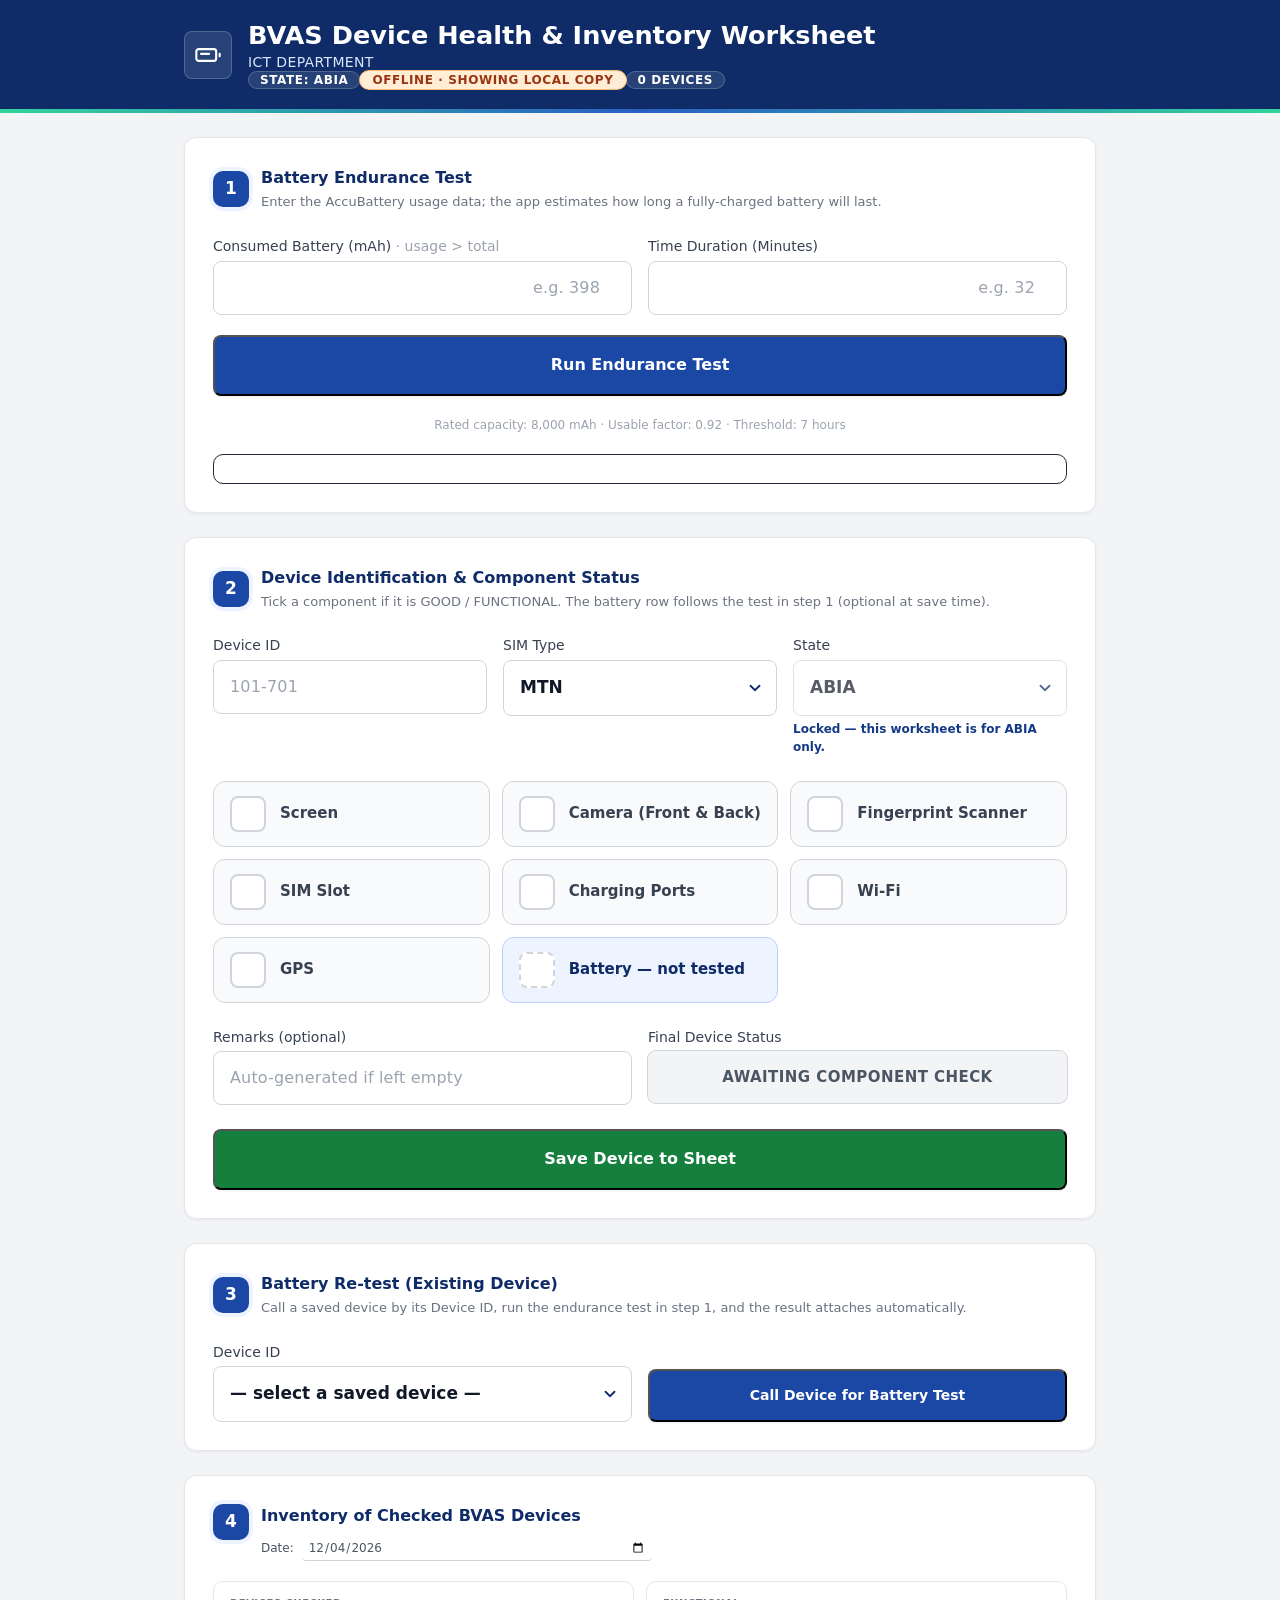
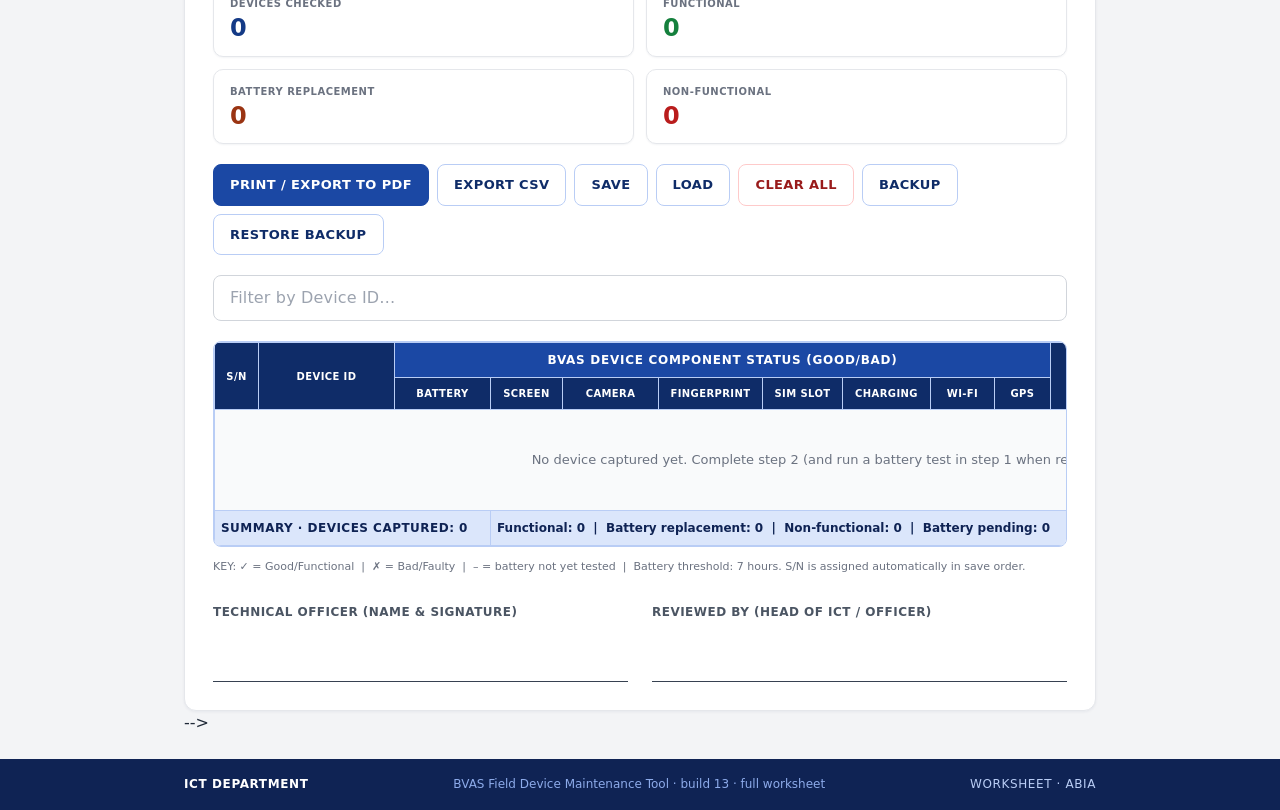
<file: abia/index.html>
<!DOCTYPE html>
<html lang="en" class="scroll-smooth">
<head>
  <meta charset="UTF-8" />
  <meta name="viewport" content="width=device-width, initial-scale=1.0, viewport-fit=cover" />
  <meta name="description" content="Per-state BVAS device health and inventory worksheet for the ICT Department." />
  <title>BVAS Device Health &amp; Inventory Worksheet | ICT Department</title>
  <meta name="theme-color" content="#0f2354" />
  <link rel="stylesheet" href="styles.css?v=4" />
</head>
<body class="min-h-screen bg-gray-100 text-gray-800 flex flex-col">

  <!-- Header -->
  <header class="bg-brand-800 text-white">
    <div class="max-w-5xl mx-auto px-4 sm:px-6 py-5 flex items-center gap-4">
      <div class="flex h-12 w-12 shrink-0 items-center justify-center rounded-lg bg-white/10 ring-1 ring-white/20">
        <svg class="h-7 w-7 text-white" fill="none" viewBox="0 0 24 24" stroke="currentColor" stroke-width="1.8">
          <rect x="2" y="7" width="17" height="10" rx="2" />
          <path stroke-linecap="round" d="M22 11v2" />
          <path d="M6 11h7" stroke-linecap="round" />
        </svg>
      </div>
      <div class="min-w-0 flex-1">
        <h1 class="fluid-title font-bold leading-tight">BVAS Device Health &amp; Inventory Worksheet</h1>
        <p class="text-brand-100 text-xs sm:text-sm mt-0.5 tracking-wide uppercase">ICT Department</p>
        <div class="mt-1.5 flex flex-wrap items-center gap-1.5">
          <span id="stateChip" class="hidden items-center gap-1 rounded-full bg-white/10 ring-1 ring-white/20 px-3 py-1 text-xs font-bold uppercase tracking-wider"></span>
          <span id="statusPill" class="hidden items-center gap-1.5 rounded-full px-3 py-1 text-xs font-bold uppercase tracking-wider">
            <span id="statusDot" class="h-2 w-2 rounded-full"></span>
            <span id="statusText"></span>
          </span>
          <span id="countPill" class="hidden items-center rounded-full bg-white/10 ring-1 ring-white/20 px-3 py-1 text-xs font-bold uppercase tracking-wider"></span>
        </div>
      </div>
    </div>
    <div class="h-1 bg-gradient-to-r from-green-400 via-brand-500 to-green-400"></div>
  </header>

  <!-- Main -->
  <main class="flex-1 w-full max-w-5xl mx-auto px-4 sm:px-6 pt-6 pb-[max(1.5rem,env(safe-area-inset-bottom))]">

    <!-- Step 1 · Battery Endurance Test -->
    <section id="secBattery" class="card p-5 sm:p-7 no-print">
      <div class="flex items-center gap-3">
        <span class="step-chip">1</span>
        <div>
          <h2 class="section-title">Battery Endurance Test</h2>
          <p class="step-sub">Enter the AccuBattery usage data; the app estimates how long a fully-charged battery will last.</p>
        </div>
      </div>

      <form id="calcForm" class="mt-6 space-y-5">
        <div class="grid grid-cols-1 sm:grid-cols-2 gap-4">
          <label class="block">
            <span class="block text-sm font-medium text-gray-700 mb-1">
              Consumed Battery (mAh)
              <span class="font-normal text-gray-400">&middot; usage &gt; total</span>
            </span>
            <input id="consumed" type="number" inputmode="decimal" step="any" min="0" required placeholder="e.g. 398"
                   class="field text-right" />
          </label>
          <label class="block">
            <span class="block text-sm font-medium text-gray-700 mb-1">Time Duration (Minutes)</span>
            <input id="minutes" type="number" inputmode="decimal" step="any" min="0" required placeholder="e.g. 32"
                   class="field text-right" />
          </label>
        </div>

        <button type="submit"
                class="w-full rounded-lg bg-brand-600 px-4 py-4 text-base font-bold text-white hover:bg-brand-700 active:bg-brand-800 transition shadow-sm">
          Run Endurance Test
        </button>
        <p class="text-center text-xs text-gray-400">Rated capacity: 8,000 mAh &middot; Usable factor: 0.92 &middot; Threshold: 7 hours</p>
      </form>

      <div id="batteryBanner" class="banner hidden"></div>
    </section>

    <!-- Steps 2-4 (device entry / re-test / inventory) restored for shared mode; hidden on state links via .calc-only -->

    <section id="secDevice" class="card p-5 sm:p-7 mt-6 no-print step-beyond">
      <div class="flex items-center gap-3">
        <span class="step-chip">2</span>
        <div>
          <h2 class="section-title">Device Identification &amp; Component Status</h2>
          <p class="step-sub">Tick a component if it is GOOD / FUNCTIONAL. The battery row follows the test in step 1 (optional at save time).</p>
        </div>
      </div>

      <div class="grid grid-cols-1 sm:grid-cols-3 gap-4 mt-6">
        <label class="block">
          <span class="block text-sm font-medium text-gray-700 mb-1">Device ID</span>
          <input id="deviceId" type="text" autocomplete="off" required placeholder="101-701"
                 class="field uppercase" />
        </label>
        <label class="block">
          <span class="block text-sm font-medium text-gray-700 mb-1">SIM Type</span>
          <select id="simType" class="field">
            <option value="MTN">MTN</option>
            <option value="GLO">GLO</option>
            <option value="AIRTEL">AIRTEL</option>
            <option value="9MOBILE">9MOBILE</option>
            <option value="NO SIM">NO SIM</option>
          </select>
        </label>
        <label class="block">
          <span class="block text-sm font-medium text-gray-700 mb-1">State</span>
          <select id="fieldState" class="field"></select>
          <span id="stateLockNote" class="hidden mt-1 block text-xs font-semibold text-brand-700"></span>
        </label>
      </div>

      <div id="checkGrid" class="check-grid mt-6"></div>

      <div class="grid grid-cols-1 sm:grid-cols-2 gap-4 mt-6">
        <label class="block">
          <span class="block text-sm font-medium text-gray-700 mb-1">Remarks (optional)</span>
          <input id="remarks" type="text" autocomplete="off" placeholder="Auto-generated if left empty"
                 class="field" />
        </label>
        <div>
          <span class="block text-sm font-medium text-gray-700 mb-1">Final Device Status</span>
          <div id="finalStatus" class="final-badge bg-gray-100 text-gray-600 ring-gray-300">AWAITING COMPONENT CHECK</div>
        </div>
      </div>

      <button type="button" id="addDevice"
              class="mt-6 w-full rounded-lg bg-green-600 px-4 py-4 text-base font-bold text-white hover:bg-green-700 active:bg-green-800 transition shadow-sm">
        Save Device to Sheet
      </button>
      <p id="formMsg" class="mt-3 text-sm font-semibold text-red-700 hidden"></p>
    </section>
    <section id="secRetest" class="card p-5 sm:p-7 mt-6 no-print step-beyond">
      <div class="flex items-center gap-3">
        <span class="step-chip">3</span>
        <div>
          <h2 class="section-title">Battery Re-test (Existing Device)</h2>
          <p class="step-sub">Call a saved device by its Device ID, run the endurance test in step 1, and the result attaches automatically.</p>
        </div>
      </div>
      <div class="grid grid-cols-1 sm:grid-cols-2 gap-4 mt-6 items-end">
        <label class="block">
          <span class="block text-sm font-medium text-gray-700 mb-1">Device ID</span>
          <select id="retestSelect" class="field"><option value="">— select a saved device —</option></select>
        </label>
        <button type="button" id="retestBtn"
                class="rounded-lg bg-brand-600 px-4 py-3.5 text-sm font-bold text-white hover:bg-brand-700 transition shadow-sm">
          Call Device for Battery Test
        </button>
      </div>
    </section>
    <section id="secSheet" class="card p-5 sm:p-7 mt-6 step-beyond">
      <div class="flex items-start gap-3">
        <span class="step-chip">4</span>
        <div class="flex-1">
          <h2 class="section-title">Inventory of Checked BVAS Devices</h2>
          <div class="mt-2 grid grid-cols-1 sm:grid-cols-2 gap-x-6 gap-y-2 text-xs text-gray-600">
            <label class="flex items-center gap-2">Date:
              <input id="sheetDate" type="date" class="sheet-meta" /></label>
          </div>
        </div>
      </div>

      <div id="stats" class="grid grid-cols-2 sm:grid-cols-4 gap-3 mt-5 print:hidden"></div>

      <div class="flex flex-wrap gap-2 mt-5 print:hidden">
        <button type="button" id="printBtn" class="btn-tool btn-tool-primary">Print / Export to PDF</button>
        <button type="button" id="csvBtn" class="btn-tool">Export CSV</button>
        <button type="button" id="saveBtn" class="btn-tool">Save</button>
        <button type="button" id="loadBtn" class="btn-tool">Load</button>
        <button type="button" id="clearBtn" class="btn-tool btn-tool-danger">Clear All</button>
        <button type="button" id="backupBtn" class="btn-tool" title="Download a JSON backup of this worksheet">Backup</button>
        <button type="button" id="restoreBtn" class="btn-tool" title="Restore a JSON backup">Restore Backup</button>
        <input id="restoreFile" type="file" accept="application/json,.json" class="hidden" />
      </div>

      <div class="mt-5 print:hidden">
        <input id="filterInput" type="search" autocomplete="off" spellcheck="false"
               placeholder="Filter by Device ID…" class="field field-sm" aria-label="Filter by Device ID" />
      </div>

      <div class="table-scroll mt-5">
        <table class="sheet-table" id="inventoryTable">
          <colgroup>
            <col class="w-sn" /><col class="w-id" />
            <col class="w-batt" />
            <col class="w-screen" /><col class="w-camera" /><col class="w-fp" /><col class="w-simslot" />
            <col class="w-charge" /><col class="w-wifi" /><col class="w-gps" />
            <col class="w-sim" /><col class="w-rem" /><col class="w-act" />
          </colgroup>
          <thead class="thead-screen">
            <tr>
              <th rowspan="2" class="col-sn">S/N</th>
              <th rowspan="2" class="sticky-col sticky-col-2">Device ID</th>
              <th colspan="8" class="grp">BVAS Device Component Status (Good/Bad)</th>
              <th rowspan="2">SIM Type</th>
              <th rowspan="2" class="col-remarks">Remarks</th>
              <th rowspan="2" class="col-act print:hidden"></th>
            </tr>
            <tr>
              <th>Battery</th>
              <th>Screen</th>
              <th>Camera</th>
              <th>Finger&shy;print</th>
              <th>SIM Slot</th>
              <th>Charging</th>
              <th>Wi-Fi</th>
              <th>GPS</th>
            </tr>
          </thead>
          <thead class="thead-print">
            <tr>
              <th>S/N</th><th>Device ID</th><th>Battery</th><th>Screen</th><th>Camera</th>
              <th>Fingerprint</th><th>SIM Slot</th><th>Charging</th><th>Wi-Fi</th><th>GPS</th>
              <th>SIM Type</th><th>Remarks</th><th class="print:hidden"></th>
            </tr>
          </thead>
          <tbody id="inventoryBody"></tbody>
          <tfoot id="inventoryFoot"></tfoot>
        </table>
      </div>

      <p class="sheet-note">KEY: &check; = Good/Functional &nbsp;|&nbsp; &#10007; = Bad/Faulty &nbsp;|&nbsp; &ndash; = battery not yet tested &nbsp;|&nbsp; Battery threshold: 7 hours. S/N is assigned automatically in save order.</p>

      <div class="sign-grid">
        <div class="sign-box">
          <p class="sign-role">Technical Officer (Name &amp; Signature)</p>
          <input id="signOfficer" type="text" class="sign-line" autocomplete="off" />
        </div>
        <div class="sign-box">
          <p class="sign-role">Reviewed By (Head of ICT / Officer)</p>
          <input id="signReviewer" type="text" class="sign-line" autocomplete="off" />
        </div>
      </div>
    </section>
    -->
  </main>

  <!-- Footer -->
  <footer class="bg-brand-900 text-brand-200 print:hidden">
    <div class="max-w-5xl mx-auto px-4 sm:px-6 py-4 flex flex-col sm:flex-row items-center justify-between gap-2 text-xs">
      <span class="font-semibold text-white uppercase tracking-wider">ICT Department</span>
      <span class="text-brand-300" id="buildTag">BVAS Field Device Maintenance Tool</span>
      <span id="footerMeta" class="uppercase tracking-wider">Shared worksheet</span>
    </div>
  </footer>

  <!-- Result Modal -->
  <div id="modal" class="fixed inset-0 z-50 hidden items-center justify-center p-4" role="dialog" aria-modal="true" aria-labelledby="modalTitle">
    <div id="modalBackdrop" class="absolute inset-0 bg-brand-900/70"></div>
    <div class="modal-panel relative w-full max-w-md rounded-2xl bg-white shadow-2xl overflow-hidden">
      <div class="bg-brand-800 text-white px-6 py-4 flex items-center justify-between">
        <h2 id="modalTitle" class="text-base font-bold uppercase tracking-wide">Battery Health Result</h2>
        <button id="modalClose" aria-label="Close"
                class="flex h-8 w-8 items-center justify-center rounded-full bg-white/10 hover:bg-white/20 transition">
          <svg class="h-4 w-4" fill="none" viewBox="0 0 24 24" stroke="currentColor" stroke-width="2">
            <path stroke-linecap="round" d="M6 18L18 6M6 6l12 12" />
          </svg>
        </button>
      </div>

      <div class="px-6 py-6">
        <div id="mStatusBadge" class="rounded-lg px-5 py-4 text-center fluid-badge font-extrabold tracking-wide ring-1 bg-green-100 text-green-800 ring-green-300">
          FUNCTIONAL
        </div>

        <p id="mTarget" class="hidden mt-4 rounded-lg bg-brand-50 border border-brand-200 px-4 py-2.5 text-sm font-bold text-brand-800 text-center"></p>

        <div class="mt-5 rounded-lg bg-brand-800 text-white text-center px-4 py-8">
          <p class="text-xs uppercase tracking-widest text-brand-200 font-medium">Estimated Battery Life</p>
          <div class="mt-2 fluid-num font-black leading-none" id="mLifeHours">9.86</div>
          <div class="text-brand-200 text-sm font-semibold mt-1">Hours</div>
        </div>

        <p id="mRecommendation" class="mt-5 rounded-lg bg-emerald-50 border border-emerald-200 px-4 py-3 text-sm text-emerald-800">
          Battery is within acceptable endurance limits.
        </p>

        <button id="mDone" type="button"
                class="mt-6 w-full rounded-lg bg-brand-600 px-4 py-3.5 text-base font-bold text-white hover:bg-brand-700 transition">
          Close
        </button>
      </div>
    </div>
  </div>

  <script>
    const $ = (id) => document.getElementById(id);

    const RATED_CAPACITY = 8000;
    const USABLE_FACTOR = 0.92;
    const MIN_THRESHOLD_HOURS = 7;
    const STORAGE_KEY_BASE = "bvas_inventory_v3";

    const COMPONENTS = [
      { key: "screen",      label: "Screen" },
      { key: "camera",      label: "Camera (Front & Back)" },
      { key: "fingerprint", label: "Fingerprint Scanner" },
      { key: "sim",         label: "SIM Slot" },
      { key: "charging",    label: "Charging Ports" },
      { key: "wifi",        label: "Wi-Fi" },
      { key: "gps",         label: "GPS" }
    ];

    const FUNCTIONAL_COMPONENTS = COMPONENTS.filter((c) => c.key !== "sim");

    const STATES = ["OGUN","ONDO","ABIA","ADAMAWA","AKWA IBOM","ANAMBRA","BAUCHI","BAYELSA","BENUE","BORNO",
      "CROSS RIVER","DELTA","EBONYI","EDO","EKITI","ENUGU","GOMBE","IMO","JIGAWA","KADUNA","KANO","KATSINA",
      "KEBBI","KOGI","KWARA","LAGOS","NASSARAWA","NIGER","OSUN","OYO","PLATEAU","RIVERS","SOKOTO",
      "TARABA","YOBE","ZAMFARA","FCT ABUJA"];

    function normalizeState(s) {
      return String(s || "").toUpperCase()
        .replace(/[-_\s]+/g, " ")
        .replace(/\s*STATE\b/g, "")
        .replace(/\s*FCT\b/g, "")
        .trim();
    }
    const STATE_LOOKUP = {};
    STATES.forEach((s) => { STATE_LOOKUP[normalizeState(s)] = s; });
    STATE_LOOKUP["FCT"] = "FCT ABUJA";
    STATE_LOOKUP["ABUJA"] = "FCT ABUJA";
    // State comes from the URL path ONLY: /battery-calculator/ogun  (or /ogun on a LAN root).
    // Legacy ?state=... URLs are deliberately ignored so they can't reach the worksheet.
    function stateFromPath() {
      const segs = String(window.location.pathname || "/").split("/").filter(Boolean);
      let last = segs[segs.length - 1];
      if (last === "index.html") last = segs[segs.length - 2] || "";
      return last || "";
    }
    const RAW_STATE = stateFromPath();
    const LOCKED_STATE = STATE_LOOKUP[normalizeState(RAW_STATE)] || null;

    // Calculator only on the shared root; every state path gets the full worksheet.
    const CALC_ONLY = !LOCKED_STATE;

    function storageKey() {
      return LOCKED_STATE ? STORAGE_KEY_BASE + "_" + LOCKED_STATE.replace(/\s+/g, "_") : STORAGE_KEY_BASE;
    }

    /* ---------- Supabase (per-state database) ----------
       Talks to Supabase's REST API (PostgREST) directly with fetch —
       no external SDK/CDN required. Keys from:
       Dashboard -> Project Settings -> API -> Project URL / anon public key.
       Only active on a state PATH URL; ?state=... params are ignored. */
    const SUPABASE_URL = "https://fabdxxznbalfnsbttqqn.supabase.co";
    const SUPABASE_ANON_KEY = "eyJhbGciOiJIUzI1NiIsInR5cCI6IkpXVCJ9.eyJpc3MiOiJzdXBhYmFzZSIsInJlZiI6ImZhYmR4eHpuYmFsZm5zYnR0cXFuIiwicm9sZSI6ImFub24iLCJpYXQiOjE3OTAyNDQ0MTQsImV4cCI6MjEwNTgyMDQxNH0.NcQRrm9iUop2dutFfPpXwJ6KgTdkyIgj8CZdEdcbaCE";

    const DB = { enabled: false, base: null, table: null };

    function stateTable(name) {
      return "bvas_devices_" + String(name).toLowerCase().replace(/\s+/g, "_");
    }

    function dbHeaders(prefer) {
      const h = {
        "apikey": SUPABASE_ANON_KEY,
        "Authorization": "Bearer " + SUPABASE_ANON_KEY,
        "Content-Type": "application/json"
      };
      if (prefer) h["Prefer"] = prefer;
      return h;
    }

    function configureDb() {
      if (!LOCKED_STATE) return;
      if (!SUPABASE_URL || !SUPABASE_ANON_KEY) { setDbStatus("warn", "db not configured"); return; }
      if (typeof fetch !== "function") { setDbStatus("warn", "no network \u00b7 local only"); return; }
      DB.base = SUPABASE_URL + "/rest/v1";
      DB.table = stateTable(LOCKED_STATE);
      DB.enabled = true;
    }

    function deviceToRow(d) {
      const c = d.comp || {};
      return {
        device_id: d.deviceId,
        ts: d.ts || Date.now(),
        sim_type: d.simType || null,
        state: d.state || LOCKED_STATE,
        screen: !!c.screen, camera: !!c.camera, fingerprint: !!c.fingerprint,
        sim: !!c.sim, charging: !!c.charging, wifi: !!c.wifi, gps: !!c.gps,
        battery_ok: d.batteryOk,
        battery_hours: d.hours,
        status: d.status || null,
        remarks: d.remarks || null
      };
    }

    function rowToDevice(r) {
      return {
        deviceId: r.device_id,
        ts: r.ts,
        simType: r.sim_type,
        state: r.state,
        comp: {
          screen: !!r.screen, camera: !!r.camera, fingerprint: !!r.fingerprint,
          sim: !!r.sim, charging: !!r.charging, wifi: !!r.wifi, gps: !!r.gps
        },
        batteryOk: r.battery_ok,
        hours: r.battery_hours,
        status: r.status,
        remarks: r.remarks
      };
    }

    async function dbUpsert(d) {
      if (!DB.enabled) return true;
      try {
        const res = await fetch(DB.base + "/" + DB.table + "?on_conflict=device_id", {
          method: "POST",
          headers: dbHeaders("resolution=merge-duplicates,return=representation"),
          body: JSON.stringify([deviceToRow(d)])
        });
        if (!res.ok) throw new Error("HTTP " + res.status);
        return true;
      } catch (e) { return false; }
    }

    async function dbDelete(id) {
      if (!DB.enabled) return true;
      try {
        const res = await fetch(DB.base + "/" + DB.table + "?device_id=eq." + encodeURIComponent(id), {
          method: "DELETE",
          headers: dbHeaders()
        });
        if (!res.ok) throw new Error("HTTP " + res.status);
        return true;
      } catch (e) { return false; }
    }

    async function dbFetch() {
      if (!DB.enabled) return null;
      const res = await fetch(DB.base + "/" + DB.table + "?select=*&order=ts.asc", { headers: dbHeaders() });
      if (!res.ok) throw new Error("HTTP " + res.status);
      const data = await res.json();
      return (Array.isArray(data) ? data : []).map(rowToDevice);
    }

    async function dbClear() {
      if (!DB.enabled) return true;
      try {
        const res = await fetch(DB.base + "/" + DB.table + "?select=id", { headers: dbHeaders() });
        if (!res.ok) throw new Error("HTTP " + res.status);
        const rows = await res.json();
        const ids = (Array.isArray(rows) ? rows : []).map((r) => r.id);
        for (let i = 0; i < ids.length; i += 20) {
          const part = ids.slice(i, i + 20);
          const r = await fetch(DB.base + "/" + DB.table + "?id=in.(" + part.join(",") + ")", {
            method: "DELETE",
            headers: dbHeaders()
          });
          if (!r.ok) throw new Error("HTTP " + r.status);
        }
        return true;
      } catch (e) { return false; }
    }

    const els = {
      form: $("calcForm"),
      consumed: $("consumed"),
      minutes: $("minutes"),
      batteryBanner: $("batteryBanner"),
      deviceId: $("deviceId"),
      simType: $("simType"),
      fieldState: $("fieldState"),
      checkGrid: $("checkGrid"),
      remarks: $("remarks"),
      finalStatus: $("finalStatus"),
      addDevice: $("addDevice"),
      formMsg: $("formMsg"),
      retestSelect: $("retestSelect"),
      retestBtn: $("retestBtn"),
      sheetDate: $("sheetDate"),
      inventoryBody: $("inventoryBody"),
      inventoryFoot: $("inventoryFoot"),
      printBtn: $("printBtn"),
      csvBtn: $("csvBtn"),
      saveBtn: $("saveBtn"),
      loadBtn: $("loadBtn"),
      clearBtn: $("clearBtn"),
      backupBtn: $("backupBtn"),
      restoreBtn: $("restoreBtn"),
      restoreFile: $("restoreFile"),
      stats: $("stats"),
      filterInput: $("filterInput"),
      statusPill: $("statusPill"),
      statusDot: $("statusDot"),
      statusText: $("statusText"),
      countPill: $("countPill"),
      footerMeta: $("footerMeta"),
      signOfficer: $("signOfficer"),
      signReviewer: $("signReviewer"),
      modal: $("modal"),
      backdrop: $("modalBackdrop"),
      modalClose: $("modalClose"),
      mDone: $("mDone"),
      mStatusBadge: $("mStatusBadge"),
      mLifeHours: $("mLifeHours"),
      mRecommendation: $("mRecommendation"),
      mTarget: $("mTarget")
    };

    let pending = null;      // { hours, ok } — battery result awaiting attach
    let retestTarget = null; // deviceId being re-tested
    let devices = [];

    /* ---------- helpers ---------- */

    function fmt(n, digits) {
      if (!isFinite(n)) return "\u2014";
      return n.toLocaleString("en-US", { maximumFractionDigits: digits, minimumFractionDigits: 0 });
    }

    function esc(s) {
      return String(s == null ? "" : s)
        .replace(/&/g, "&amp;").replace(/</g, "&lt;").replace(/>/g, "&gt;")
        .replace(/"/g, "&quot;");
    }

    function setBadge(badge, tone, label) {
      badge.textContent = label;
      badge.className = "rounded-lg px-5 py-4 text-center fluid-badge font-extrabold tracking-wide ring-1 transition-all " + tone;
    }

    function mark(ok) { return ok ? "\u2713" : "\u2717"; }

    function compInput(key) { return $("comp_" + key); }
    function isChecked(key) { return compInput(key).checked; }

    function findDevice(id) {
      return devices.find((d) => d.deviceId === id);
    }

    function statusOf(d) {
      const hw = FUNCTIONAL_COMPONENTS.every((c) => d.comp[c.key]);
      if (!hw) return "NON-FUNCTIONAL";
      if (d.batteryOk === true) return "FUNCTIONAL";
      if (d.batteryOk === false) return "BATTERY REPLACEMENT REQUIRED";
      return "PENDING BATTERY TEST";
    }

    /* ---------- component checklist ---------- */

    function buildChecklist() {
      els.checkGrid.innerHTML = COMPONENTS.map((c) => `
        <label class="check-item" data-comp="${c.key}">
          <input type="checkbox" id="comp_${c.key}" />
          <span class="check-box" aria-hidden="true"><svg viewBox="0 0 24 24"><path d="M4 12.5l5 5L20 6.5" fill="none" stroke="currentColor" stroke-width="3" stroke-linecap="round" stroke-linejoin="round"/></svg></span>
          <span class="check-label">${esc(c.label)}</span>
        </label>`).join("") + `
        <div class="check-item is-auto" data-comp="battery" id="batteryItem">
          <span class="check-box is-auto" id="batteryBox" aria-hidden="true"><svg viewBox="0 0 24 24"><path d="M4 12.5l5 5L20 6.5" fill="none" stroke="currentColor" stroke-width="3" stroke-linecap="round" stroke-linejoin="round"/></svg></span>
          <span class="check-label" id="batteryLabel">Battery &mdash; not tested</span>
        </div>`;
      COMPONENTS.forEach((c) => $("comp_" + c.key).addEventListener("change", renderFinalStatus));
    }

    function setBattery(ok, hours) {
      const item = $("batteryItem");
      if (!item) return;
      item.classList.toggle("on", ok === true);
      item.classList.toggle("weak", ok === false);
      $("batteryLabel").innerHTML =
        ok === true   ? `Battery OK (&gt;7hrs) &middot; ${fmt(hours, 2)}h` :
        ok === false  ? `Battery Weak (&lt;7hrs) &middot; ${fmt(hours, 2)}h` :
                        "Battery &mdash; not tested";
    }

    function hardwareAllTicked() {
      return FUNCTIONAL_COMPONENTS.every((c) => isChecked(c.key));
    }

    function renderFinalStatus() {
      const fs = els.finalStatus;
      if (!fs) return;
      const hw = hardwareAllTicked();
      if (!hw) {
        fs.className = "final-badge bg-red-100 text-red-800 ring-red-300";
        fs.textContent = "NON-FUNCTIONAL";
      } else if (pending && pending.ok) {
        fs.className = "final-badge bg-green-100 text-green-800 ring-green-300";
        fs.textContent = "FUNCTIONAL";
      } else if (pending && !pending.ok) {
        fs.className = "final-badge bg-orange-100 text-orange-800 ring-orange-300";
        fs.textContent = "BATTERY REPLACEMENT REQUIRED";
      } else {
        fs.className = "final-badge bg-gray-100 text-gray-600 ring-gray-300";
        fs.textContent = "PENDING BATTERY TEST";
      }
    }

    /* ---------- battery banner (step 1) ---------- */

    function renderBanner() {
      const b = els.batteryBanner;
      if (!pending) {
        b.className = "banner hidden";
        b.innerHTML = "";
        return;
      }
      const tone = pending.ok ? "banner-ok" : "banner-warn";
      const who = CALC_ONLY
        ? "Run the test again, or discard this result."
        : (retestTarget
          ? `Will attach to <strong>${esc(retestTarget)}</strong> automatically.`
          : "Will attach to the next device you save.");
      b.className = `banner ${tone}`;
      b.innerHTML = `
        <span class="banner-icon">${pending.ok ? "\u2713" : "\u2717"}</span>
        <span class="banner-text">Endurance result ready: <strong>${fmt(pending.hours, 2)} h</strong>
          &middot; ${pending.ok ? "Battery OK" : "Battery Weak"} &middot; ${who}</span>
        <button type="button" id="detachBattery" class="banner-x" title="Discard result">&times;</button>`;
      $("detachBattery").addEventListener("click", () => {
        pending = null;
        retestTarget = null;
        setBattery(null);
        renderBanner();
        renderFinalStatus();
      });
    }

    /* ---------- battery assessment ---------- */

    function openModal(realistic, valid, retestId) {
      els.modal.classList.remove("hidden");
      els.modal.classList.add("flex");

      const mt = els.mTarget;
      mt.className = "mt-4 rounded-lg bg-brand-50 border border-brand-200 px-4 py-2.5 text-sm font-bold text-brand-800 text-center" +
        (retestId && valid ? "" : " hidden");
      mt.textContent = retestId && valid
        ? "Battery result " + fmt(realistic, 2) + "h attached to " + retestId + "."
        : "";

      if (!valid) {
        setBadge(els.mStatusBadge, "bg-gray-100 text-gray-600 ring-gray-300", "INVALID INPUT");
        els.mLifeHours.textContent = "\u2014";
        els.mRecommendation.className = "mt-5 rounded-lg bg-gray-100 border border-gray-200 px-4 py-3 text-sm text-gray-600";
        els.mRecommendation.textContent = "Please enter valid values greater than zero for Consumed Battery and Time Duration.";
        return;
      }

      els.mLifeHours.textContent = fmt(realistic, 2);

      if (realistic < MIN_THRESHOLD_HOURS) {
        setBadge(els.mStatusBadge, "bg-red-100 text-red-800 ring-red-300", "BATTERY REPLACEMENT REQUIRED");
        els.mRecommendation.className = "mt-5 rounded-lg bg-red-50 border border-red-200 px-4 py-3 text-sm font-bold uppercase text-red-800";
        els.mRecommendation.textContent = "Non-functional";
      } else {
        setBadge(els.mStatusBadge, "bg-green-100 text-green-800 ring-green-300", "FUNCTIONAL");
        els.mRecommendation.className = "mt-5 rounded-lg bg-emerald-50 border border-emerald-200 px-4 py-3 text-sm text-emerald-800";
        els.mRecommendation.textContent = "Battery is within acceptable endurance limits.";
      }
    }

    function closeModal() {
      els.modal.classList.add("hidden");
      els.modal.classList.remove("flex");
      if (retestTarget && pending) applyRetest();
    }

    function runAssessment() {
      const consumed = parseFloat(els.consumed.value);
      const minutes = parseFloat(els.minutes.value);
      const valid = [consumed, minutes].every((n) => Number.isFinite(n) && n > 0);

      if (!valid) {
        openModal(null, false, retestTarget);
        return;
      }

      const timeHours = minutes / 60;
      const avgCurrent = consumed / timeHours;
      const realistic = (RATED_CAPACITY / avgCurrent) * USABLE_FACTOR;

      pending = { hours: realistic, ok: realistic >= MIN_THRESHOLD_HOURS };
      setBattery(pending.ok, realistic);
      renderFinalStatus();
      renderBanner();

      const targetId = retestTarget;
      if (targetId) applyRetest();

      openModal(realistic, true, targetId);
    }

    function applyRetest() {
      const d = findDevice(retestTarget);
      if (d) {
        if (!pending) {
          flash(`Battery test for <strong>${esc(d.deviceId)}</strong> cancelled — no result to attach.`, true);
        } else {
          d.hours = pending.hours;
          d.batteryOk = pending.ok;
          d.status = statusOf(d);
          if (!d.remarks || d.remarks === "Battery test pending") d.remarks = autoRemarks(d);
          renderTable();
          persist();
          if (DB.enabled) dbUpsert(d).then((ok) => setDbStatus(ok ? "ok" : "warn", ok ? "online \u00b7 " + DB.table.replace(/^bvas_devices_/, "") : "offline \u00b7 saved locally"));
          flash(`Battery result <strong>${fmt(pending.hours, 2)} h</strong> (${d.batteryOk ? "OK" : "WEAK"}) accepted and attached to <strong>${esc(d.deviceId)}</strong> &rarr; ${d.status}.`, false);
        }
      } else if (retestTarget) {
        flash(`Device <strong>${esc(retestTarget)}</strong> no longer on the sheet — result not attached.`, true);
      }
      pending = null;
      retestTarget = null;
      setBattery(null);
      renderFinalStatus();
      renderBanner();
    }

    /* ---------- device capture ---------- */

    function autoRemarks(d) {
      const bad = COMPONENTS.filter((c) => !d.comp[c.key]).map((c) => c.label);
      if (bad.length) return "Faulty: " + bad.join(", ");
      if (d.batteryOk === false) return "Battery replacement required";
      if (d.batteryOk === null) return "Battery test pending";
      return "";
    }

    function maskDeviceId(raw) {
      const digits = String(raw).replace(/\D/g, "").slice(0, 7);
      if (digits.length < 3) return digits;
      return digits.slice(0, 3) + "-" + digits.slice(3);
    }

    async function saveDevice() {
      const id = maskDeviceId(els.deviceId.value).replace(/-$/, "");
      if (!id) return flash("Enter the Device ID.", true);

      const comp = {};
      COMPONENTS.forEach((c) => { comp[c.key] = isChecked(c.key); });

      if (findDevice(id)) return flash(`Device ID <strong>${esc(id)}</strong> is already on the sheet — duplicate not saved.`, true);

      const d = { deviceId: id, ts: Date.now() };
      d.comp = comp;
      d.simType = els.simType.value;
      d.state = els.fieldState.value;
      if (pending) {
        d.hours = pending.hours;
        d.batteryOk = pending.ok;
        if (!d.remarks || d.remarks === "Battery test pending") d.remarks = autoRemarks(d);
      } else {
        d.hours = null;
        d.batteryOk = null;
      }
      d.status = statusOf(d);
      d.remarks = els.remarks.value.trim() || autoRemarks(d);

      devices.push(d);
      if (pending) { pending = null; renderBanner(); }

      renderTable();
      persist();
      if (DB.enabled) {
        const ok = await dbUpsert(d);
        setDbStatus(ok ? "ok" : "warn", ok ? "online \u00b7 " + DB.table.replace(/^bvas_devices_/, "") : "offline \u00b7 saved locally");
      }
      resetForm();
      flash(`${d.deviceId} saved on the sheet${d.batteryOk === null ? " — battery test still pending." : "."}`, false);
    }

    function resetForm() {
      els.deviceId.value = "";
      els.remarks.value = "";
      COMPONENTS.forEach((c) => { compInput(c.key).checked = false; });
      setBattery(null);
      renderFinalStatus();
      els.deviceId.focus();
    }

    function flash(msg, isError) {
      if (!els.formMsg) return;
      els.formMsg.innerHTML = msg;
      els.formMsg.className = "mt-3 text-sm font-semibold " + (isError ? "text-red-700" : "text-green-700");
      clearTimeout(flash._t);
      flash._t = setTimeout(() => els.formMsg.classList.add("hidden"), 5000);
    }

    /* ---------- inventory ---------- */

    function batteryCell(d) {
      if (d.batteryOk === true)  return `<span class="tag tag-ok">${mark(true)} ${fmt(d.hours, 2)}h</span>`;
      if (d.batteryOk === false) return `<span class="tag tag-bad">${mark(false)} ${fmt(d.hours, 2)}h</span>`;
      return `<span class="tag tag-pending">&ndash; pending</span>`;
    }

    function renderStats() {
      const count = (s) => devices.filter((d) => d.status === s).length;
      els.stats.innerHTML = `
        <div class="stat-card"><span class="stat-label">Devices Checked</span><span class="stat-value stat-brand">${devices.length}</span></div>
        <div class="stat-card"><span class="stat-label">Functional</span><span class="stat-value stat-green">${count("FUNCTIONAL")}</span></div>
        <div class="stat-card"><span class="stat-label">Battery Replacement</span><span class="stat-value stat-orange">${count("BATTERY REPLACEMENT REQUIRED")}</span></div>
        <div class="stat-card"><span class="stat-label">Non-functional</span><span class="stat-value stat-red">${count("NON-FUNCTIONAL")}</span></div>`;
    }

    function renderTable() {
      renderStats();
      els.countPill.classList.remove("hidden");
      els.countPill.textContent = devices.length + " device" + (devices.length === 1 ? "" : "s");

      const term = (els.filterInput.value || "").trim().toUpperCase();
      const shown = term ? devices.filter((d) => d.deviceId.toUpperCase().includes(term)) : devices;

      if (!devices.length) {
        els.inventoryBody.innerHTML = `<tr class="empty-row"><td colspan="13">No device captured yet. Complete step 2 (and run a battery test in step 1 when ready).</td></tr>`;
      } else if (!shown.length) {
        els.inventoryBody.innerHTML = `<tr class="empty-row"><td colspan="13">No device with ID matching &ldquo;${esc(term)}&rdquo; was found.</td></tr>`;
      } else {
        const shownIds = new Set(shown.map((d) => d.deviceId));
        els.inventoryBody.innerHTML = devices.map((d, i) => {
          if (!shownIds.has(d.deviceId)) return "";
          return `
          <tr>
          <td class="c col-sn">${i + 1}</td>
          <td class="id sticky-col sticky-col-2">${esc(d.deviceId)}</td>
          <td class="c col-batt ${d.batteryOk === false ? "bad" : d.batteryOk === true ? "ok" : ""}">${batteryCell(d)}</td>
          ${COMPONENTS.map((c) => `<td class="c ${d.comp[c.key] ? "ok" : "bad"}">${mark(d.comp[c.key])}</td>`).join("")}
          <td class="c simspec">${esc(d.simType || "\u2014")}</td>
          <td class="col-remarks">${esc(d.remarks)}</td>
          <td class="c row-act print:hidden">
            <button type="button" class="row-btn" data-act="batt" data-id="${esc(d.deviceId)}" title="Battery re-test">
              <svg viewBox="0 0 24 24" width="14" height="14" fill="none" stroke="currentColor" stroke-width="2"><rect x="2" y="7" width="17" height="10" rx="2"/><path d="M22 11v2M6 11h7"/></svg>
            </button>
            <button type="button" class="row-btn row-btn-del" data-act="del" data-id="${esc(d.deviceId)}" title="Remove device">
              <svg viewBox="0 0 24 24" width="14" height="14" fill="none" stroke="currentColor" stroke-width="2"><path stroke-linecap="round" d="M6 18L18 6M6 6l12 12"/></svg>
            </button>
          </td>
        </tr>`;
        }).join("");
      }

      els.inventoryBody.querySelectorAll(".row-btn").forEach((btn) => {
        btn.addEventListener("click", () => {
          const id = btn.getAttribute("data-id");
          if (btn.getAttribute("data-act") === "batt") startRetest(id);
          else if (confirm("Remove " + id + " from the sheet?")) {
            devices = devices.filter((d) => d.deviceId !== id);
            renderTable();
            persist();
            if (DB.enabled) dbDelete(id);
          }
        });
      });

      const total = devices.length;
      const count = (s) => devices.filter((d) => d.status === s).length;
      els.inventoryFoot.innerHTML = `<tr class="sum-row">
        <td colspan="3" class="sum-label">Summary &middot; Devices captured: ${total}</td>
        <td colspan="11" class="sum-text">
          Functional: <strong>${count("FUNCTIONAL")}</strong> &nbsp;|&nbsp;
          Battery replacement: <strong>${count("BATTERY REPLACEMENT REQUIRED")}</strong> &nbsp;|&nbsp;
          Non-functional: <strong>${count("NON-FUNCTIONAL")}</strong> &nbsp;|&nbsp;
          Battery pending: <strong>${count("PENDING BATTERY TEST")}</strong>
        </td>
      </tr>`;

      // retest dropdown
      const cur = els.retestSelect.value;
      els.retestSelect.innerHTML = '<option value="">— select a saved device —</option>' +
        devices.map((d) => `<option value="${esc(d.deviceId)}">${esc(d.deviceId)} · ${d.status}${d.batteryOk === null ? "" : d.batteryOk ? " (battery OK)" : " (battery weak)"}</option>`).join("");
      els.retestSelect.value = devices.some((d) => d.deviceId === cur) ? cur : "";
    }

    function startRetest(id) {
      if (!findDevice(id)) return;
      retestTarget = id;
      els.retestSelect.value = id;
      renderBanner();
      $("secBattery").scrollIntoView({ behavior: "smooth", block: "start" });
      flash(`Battery test in progress for <strong>${esc(id)}</strong> — run the test in step 1 and the result attaches automatically.`, false);
      els.consumed.focus();
    }

    /* ---------- persistence / export ---------- */

    function snapshot() {
      return {
        v: 3,
        devices: devices,
        meta: {
          date: els.sheetDate.value,
          officer: els.signOfficer.value,
          reviewer: els.signReviewer.value
        }
      };
    }

    function persist() {
      try { localStorage.setItem(storageKey(), JSON.stringify(snapshot())); } catch (e) {}
    }

    function restore(data) {
      devices = (Array.isArray(data.devices) ? data.devices : []).map((d) => {
        d.batteryOk = d.batteryOk === undefined ? null : d.batteryOk;
        d.status = statusOf(d);
        return d;
      });
      const m = data.meta || {};
      els.sheetDate.value = m.date || "";
      els.signOfficer.value = m.officer || "";
      els.signReviewer.value = m.reviewer || "";
      renderTable();
    }

    /* ---------- Supabase sync helpers ---------- */

    function setDbStatus(mode, msg) {
      const pill = els.statusPill, dot = els.statusDot, text = els.statusText;
      if (!pill || !LOCKED_STATE) return;
      pill.classList.remove("hidden");
      if (mode === "off") { pill.classList.add("hidden"); return; }
      if (mode === "ok") {
        pill.className = "items-center gap-1.5 rounded-full ring-1 px-3 py-1 text-xs font-bold uppercase tracking-wider inline-flex bg-green-100 text-green-800 ring-green-300";
        dot.className = "h-2 w-2 rounded-full bg-green-500";
        text.textContent = "Online \u00b7 " + LOCKED_STATE;
        pill.title = "Last sync: " + new Date().toLocaleTimeString([], { hour: "2-digit", minute: "2-digit" });
      } else {
        pill.className = "items-center gap-1.5 rounded-full ring-1 px-3 py-1 text-xs font-bold uppercase tracking-wider inline-flex bg-orange-100 text-orange-800 ring-orange-300";
        dot.className = "h-2 w-2 rounded-full bg-orange-500";
        text.textContent = msg || "Offline";
        pill.title = "";
      }
    }

    async function loadFromDb() {
      if (!DB.enabled) return;
      setDbStatus("warn", "syncing\u2026");
      try {
        const rows = await dbFetch();
        const byId = new Map();
        devices.forEach((d) => byId.set(d.deviceId, d));
        rows.forEach((r) => {
          const ex = byId.get(r.deviceId) || {};
          byId.set(r.deviceId, Object.assign({}, ex, r));
        });
        devices = Array.from(byId.values());
        devices.forEach((d) => { d.status = statusOf(d); d.comp = d.comp || {}; });
        devices.sort((a, b) => (a.ts || 0) - (b.ts || 0));
        renderTable();
        persist();
        setDbStatus("ok", "online \u00b7 " + DB.table.replace(/^bvas_devices_/, ""));
      } catch (e) {
        setDbStatus("warn", "offline \u00b7 showing local copy");
      }
    }

    function download(name, text, type) {
      const url = URL.createObjectURL(new Blob([text], { type: type }));
      const a = document.createElement("a");
      a.href = url;
      a.download = name;
      document.body.appendChild(a);
      a.click();
      a.remove();
      setTimeout(() => URL.revokeObjectURL(url), 1000);
    }

    function exportCsv() {
      if (!devices.length) return flash("Nothing to export yet.", true);
      const head = ["S/N", "Device ID", "Battery", "Battery Hours", "Screen", "Camera", "Fingerprint", "SIM Slot", "Charging Ports", "Wi-Fi", "GPS", "SIM Type", "Final Status", "Remarks", "State"];
      const q = (v) => '"' + String(v == null ? "" : v).replace(/"/g, '""') + '"';
      const lines = devices.map((d, i) => [
        i + 1, d.deviceId,
        d.batteryOk === null ? "PENDING" : d.batteryOk ? "GOOD" : "BAD",
        d.hours == null ? "" : d.hours.toFixed(2),
        ...COMPONENTS.map((c) => d.comp[c.key] ? "GOOD" : "BAD"),
        d.simType, d.status, d.remarks, d.state
      ].map(q).join(","));
      download("bvas-inventory.csv", head.map(q).join(",") + "\n" + lines.join("\n"), "text/csv;charset=utf-8");
    }

    function exportBackup() {
      if (!devices.length) return flash("Nothing to back up yet.", true);
      const name = "bvas-backup-" + (LOCKED_STATE || "shared").toLowerCase().replace(/\s+/g, "-") + "-" + new Date().toISOString().slice(0, 10) + ".json";
      download(name, JSON.stringify(snapshot(), null, 2), "application/json");
    }

    function restoreBackupFile() {
      const f = els.restoreFile.files && els.restoreFile.files[0];
      if (!f) return;
      const read = new FileReader();
      read.onload = () => {
        try {
          const data = JSON.parse(read.result);
          if (!Array.isArray(data.devices)) throw new Error("not a worksheet backup");
          restore(data);
          persist();
          flash("Backup restored \u2014 " + devices.length + " device" + (devices.length === 1 ? "" : "s") + ".", false);
        } catch (e) {
          flash("Invalid backup file.", true);
        }
      };
      read.readAsText(f);
      els.restoreFile.value = "";
    }

    /* ---------- wiring ---------- */

    if (LOCKED_STATE) {
      $("stateChip").textContent = "State: " + LOCKED_STATE;
      $("stateChip").classList.remove("hidden");
      $("stateChip").classList.add("inline-flex");
    }
    els.footerMeta.textContent = CALC_ONLY
      ? (LOCKED_STATE ? "Battery calculator \u00b7 " + LOCKED_STATE : "Battery calculator")
      : (LOCKED_STATE ? "Worksheet \u00b7 " + LOCKED_STATE : "Shared worksheet");
    $("buildTag").textContent = "BVAS Field Device Maintenance Tool \u00b7 build 13 \u00b7 " + (CALC_ONLY ? "calculator only" : "full worksheet");
    if (CALC_ONLY) document.body.classList.add("calc-only");

    if (!CALC_ONLY) {
      els.fieldState.innerHTML = STATES.map((s) =>
        `<option value="${s}"${s === (LOCKED_STATE || "OGUN") ? " selected" : ""}>${s}</option>`).join("");
      if (LOCKED_STATE) {
        els.fieldState.value = LOCKED_STATE;
        els.fieldState.disabled = true;
        const note = $("stateLockNote");
        note.textContent = "Locked \u2014 this worksheet is for " + LOCKED_STATE + " only.";
        note.classList.remove("hidden");
      }

      buildChecklist();
      renderTable();

      const today = new Date();
      els.sheetDate.value = today.toISOString().slice(0, 10);

      try {
        const saved = localStorage.getItem(storageKey());
        if (saved) restore(JSON.parse(saved));
      } catch (e) {}

      configureDb();
      if (DB.enabled) loadFromDb();
    }

    els.form.addEventListener("submit", (e) => { e.preventDefault(); runAssessment(); });

    if (!CALC_ONLY) {
      els.deviceId.addEventListener("input", () => {
        const masked = maskDeviceId(els.deviceId.value);
        if (els.deviceId.value !== masked) els.deviceId.value = masked;
      });
      els.addDevice.addEventListener("click", saveDevice);
      els.retestBtn.addEventListener("click", () => {
        const id = els.retestSelect.value.trim().toUpperCase();
        if (!id) return flash("Select a saved device first.", true);
        startRetest(id);
      });
      els.printBtn.addEventListener("click", () => { persist(); window.print(); });
      els.csvBtn.addEventListener("click", exportCsv);
      els.saveBtn.addEventListener("click", () => { persist(); flash("Worksheet saved on this device.", false); });
      els.loadBtn.addEventListener("click", () => {
        try {
          const saved = localStorage.getItem(storageKey());
          if (!saved) return flash("No saved worksheet found on this device.", true);
          restore(JSON.parse(saved));
          flash("Worksheet loaded.", false);
        } catch (e) { flash("Saved worksheet could not be read.", true); }
      });
      els.filterInput.addEventListener("input", renderTable);
      els.backupBtn.addEventListener("click", exportBackup);
      els.restoreBtn.addEventListener("click", () => els.restoreFile.click());
      els.restoreFile.addEventListener("change", restoreBackupFile);
      els.clearBtn.addEventListener("click", () => {
        if (!devices.length || confirm("Clear all captured devices from the inventory sheet?")) {
          devices = [];
          renderTable();
          persist();
          if (DB.enabled) dbClear().then((ok) => setDbStatus(ok ? "ok" : "warn", ok ? "" : "offline \u00b7 clear stays local"));
        }
      });
      [els.sheetDate, els.signOfficer, els.signReviewer]
        .forEach((i) => i.addEventListener("change", persist));
    }

    els.modalClose.addEventListener("click", closeModal);
    els.mDone.addEventListener("click", closeModal);
    els.backdrop.addEventListener("click", closeModal);
    document.addEventListener("keydown", (e) => { if (e.key === "Escape") closeModal(); });
  </script>
</body>
</html>
</file>
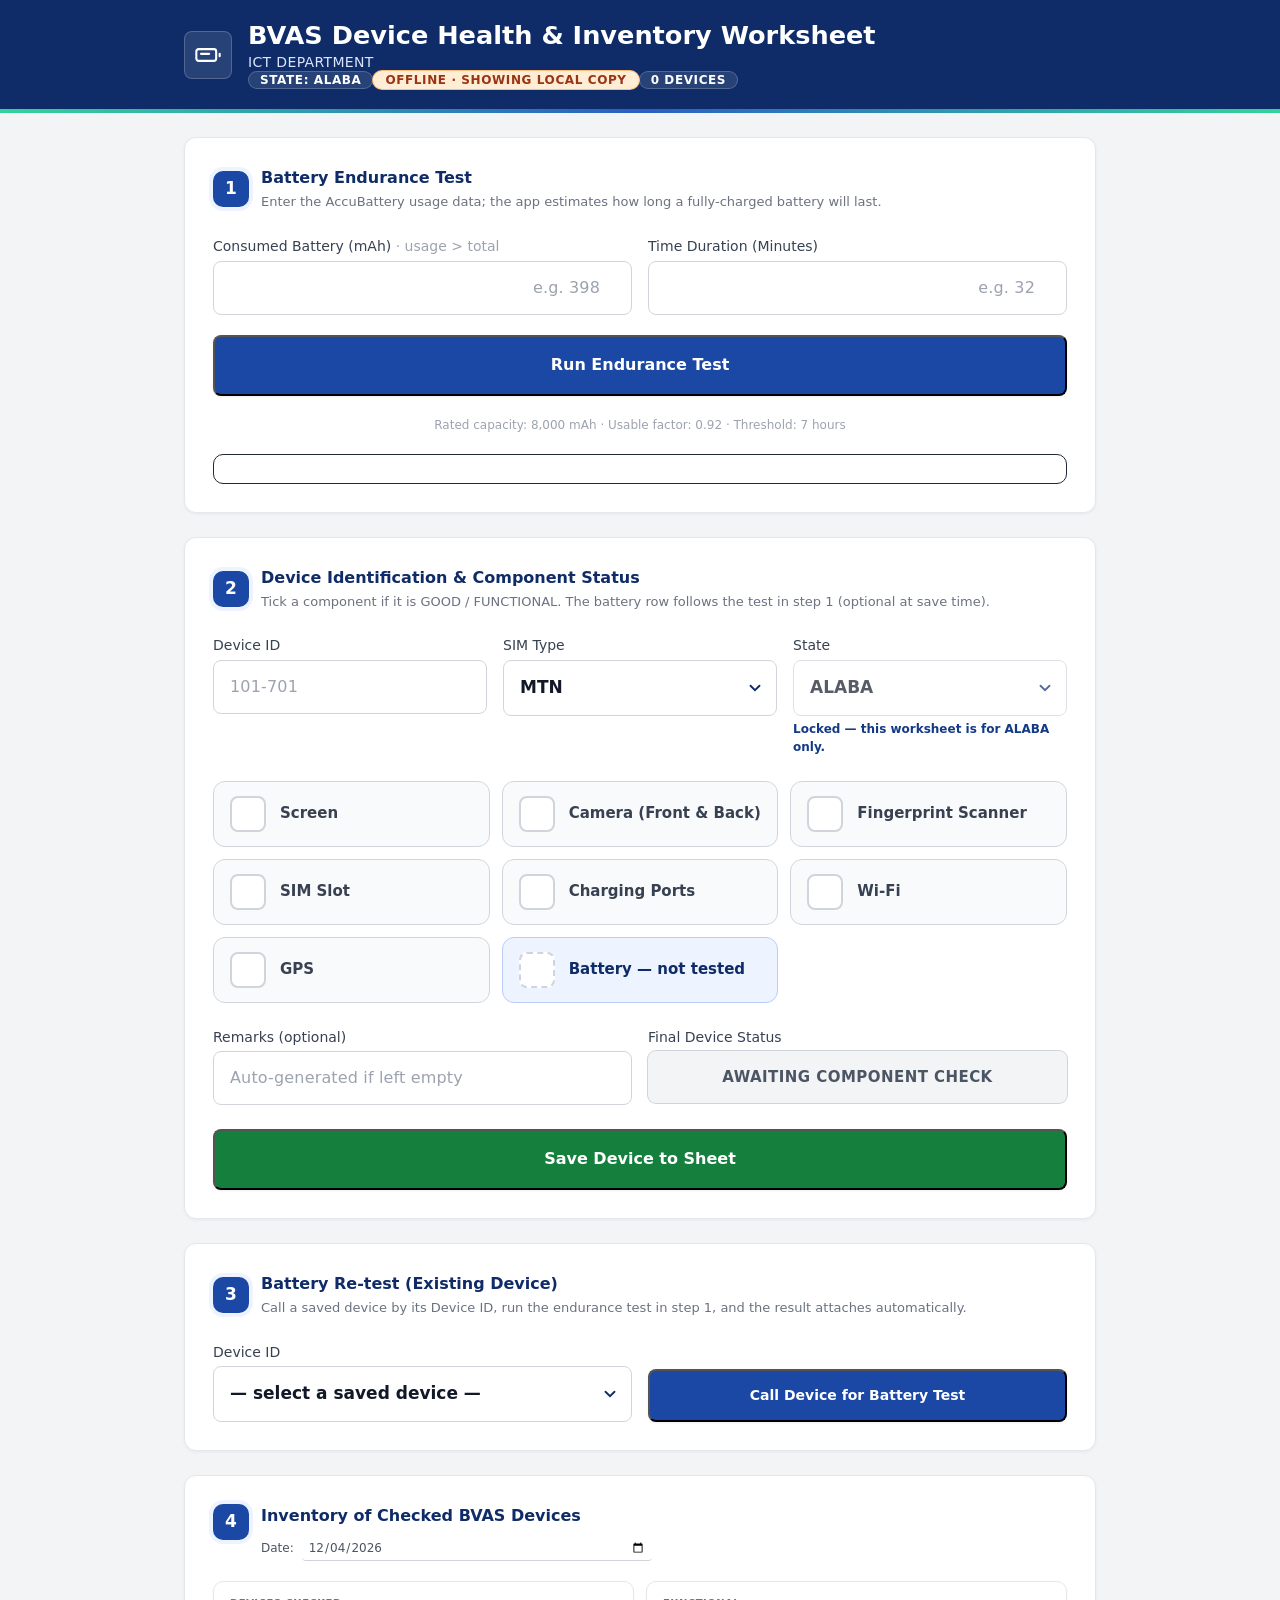
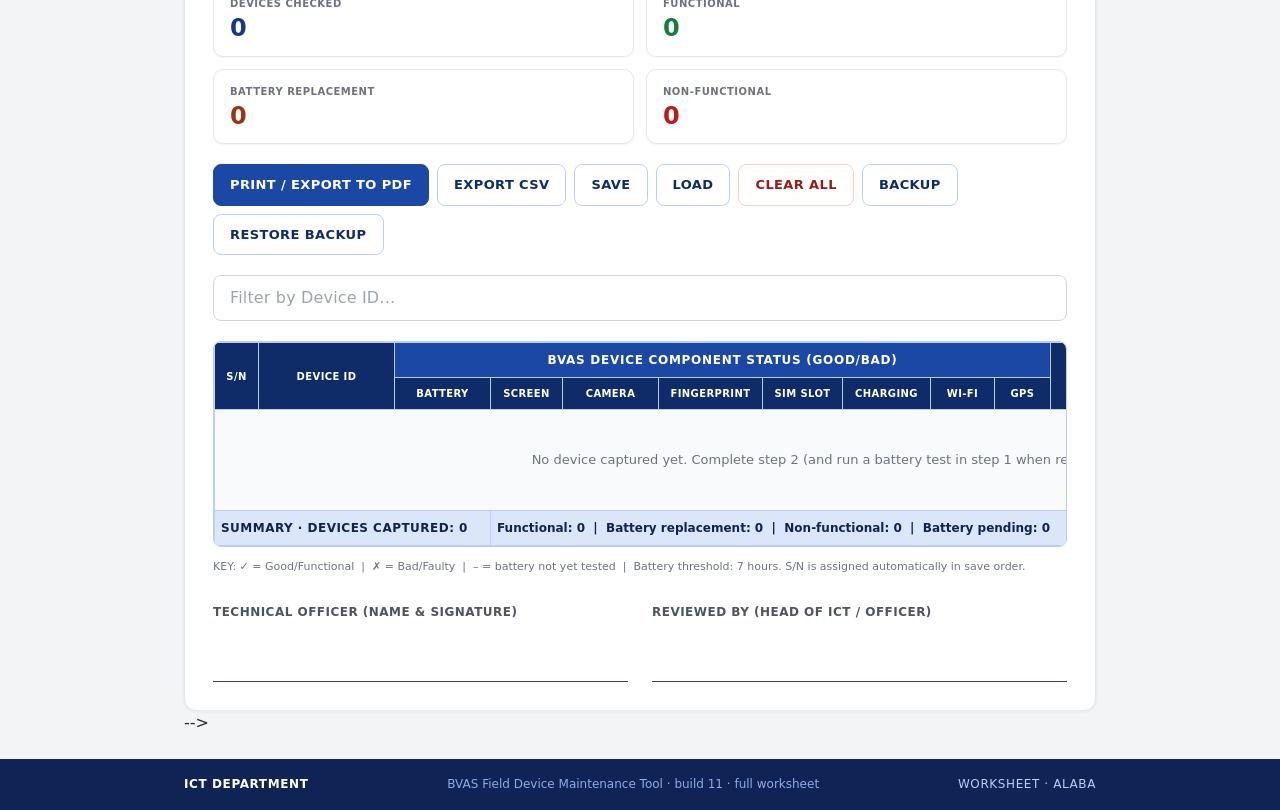
<file: alaba/index.html>
<!DOCTYPE html>
<html lang="en" class="scroll-smooth">
<head>
  <meta charset="UTF-8" />
  <meta name="viewport" content="width=device-width, initial-scale=1.0, viewport-fit=cover" />
  <meta name="description" content="Per-state BVAS device health and inventory worksheet for the ICT Department." />
  <title>BVAS Device Health &amp; Inventory Worksheet | ICT Department</title>
  <meta name="theme-color" content="#0f2354" />
  <link rel="stylesheet" href="styles.css?v=4" />
</head>
<body class="min-h-screen bg-gray-100 text-gray-800 flex flex-col">

  <!-- Header -->
  <header class="bg-brand-800 text-white">
    <div class="max-w-5xl mx-auto px-4 sm:px-6 py-5 flex items-center gap-4">
      <div class="flex h-12 w-12 shrink-0 items-center justify-center rounded-lg bg-white/10 ring-1 ring-white/20">
        <svg class="h-7 w-7 text-white" fill="none" viewBox="0 0 24 24" stroke="currentColor" stroke-width="1.8">
          <rect x="2" y="7" width="17" height="10" rx="2" />
          <path stroke-linecap="round" d="M22 11v2" />
          <path d="M6 11h7" stroke-linecap="round" />
        </svg>
      </div>
      <div class="min-w-0 flex-1">
        <h1 class="fluid-title font-bold leading-tight">BVAS Device Health &amp; Inventory Worksheet</h1>
        <p class="text-brand-100 text-xs sm:text-sm mt-0.5 tracking-wide uppercase">ICT Department</p>
        <div class="mt-1.5 flex flex-wrap items-center gap-1.5">
          <span id="stateChip" class="hidden items-center gap-1 rounded-full bg-white/10 ring-1 ring-white/20 px-3 py-1 text-xs font-bold uppercase tracking-wider"></span>
          <span id="statusPill" class="hidden items-center gap-1.5 rounded-full px-3 py-1 text-xs font-bold uppercase tracking-wider">
            <span id="statusDot" class="h-2 w-2 rounded-full"></span>
            <span id="statusText"></span>
          </span>
          <span id="countPill" class="hidden items-center rounded-full bg-white/10 ring-1 ring-white/20 px-3 py-1 text-xs font-bold uppercase tracking-wider"></span>
        </div>
      </div>
    </div>
    <div class="h-1 bg-gradient-to-r from-green-400 via-brand-500 to-green-400"></div>
  </header>

  <!-- Main -->
  <main class="flex-1 w-full max-w-5xl mx-auto px-4 sm:px-6 pt-6 pb-[max(1.5rem,env(safe-area-inset-bottom))]">

    <!-- Step 1 · Battery Endurance Test -->
    <section id="secBattery" class="card p-5 sm:p-7 no-print">
      <div class="flex items-center gap-3">
        <span class="step-chip">1</span>
        <div>
          <h2 class="section-title">Battery Endurance Test</h2>
          <p class="step-sub">Enter the AccuBattery usage data; the app estimates how long a fully-charged battery will last.</p>
        </div>
      </div>

      <form id="calcForm" class="mt-6 space-y-5">
        <div class="grid grid-cols-1 sm:grid-cols-2 gap-4">
          <label class="block">
            <span class="block text-sm font-medium text-gray-700 mb-1">
              Consumed Battery (mAh)
              <span class="font-normal text-gray-400">&middot; usage &gt; total</span>
            </span>
            <input id="consumed" type="number" inputmode="decimal" step="any" min="0" required placeholder="e.g. 398"
                   class="field text-right" />
          </label>
          <label class="block">
            <span class="block text-sm font-medium text-gray-700 mb-1">Time Duration (Minutes)</span>
            <input id="minutes" type="number" inputmode="decimal" step="any" min="0" required placeholder="e.g. 32"
                   class="field text-right" />
          </label>
        </div>

        <button type="submit"
                class="w-full rounded-lg bg-brand-600 px-4 py-4 text-base font-bold text-white hover:bg-brand-700 active:bg-brand-800 transition shadow-sm">
          Run Endurance Test
        </button>
        <p class="text-center text-xs text-gray-400">Rated capacity: 8,000 mAh &middot; Usable factor: 0.92 &middot; Threshold: 7 hours</p>
      </form>

      <div id="batteryBanner" class="banner hidden"></div>
    </section>

    <!-- Steps 2-4 (device entry / re-test / inventory) restored for shared mode; hidden on state links via .calc-only -->

    <section id="secDevice" class="card p-5 sm:p-7 mt-6 no-print step-beyond">
      <div class="flex items-center gap-3">
        <span class="step-chip">2</span>
        <div>
          <h2 class="section-title">Device Identification &amp; Component Status</h2>
          <p class="step-sub">Tick a component if it is GOOD / FUNCTIONAL. The battery row follows the test in step 1 (optional at save time).</p>
        </div>
      </div>

      <div class="grid grid-cols-1 sm:grid-cols-3 gap-4 mt-6">
        <label class="block">
          <span class="block text-sm font-medium text-gray-700 mb-1">Device ID</span>
          <input id="deviceId" type="text" autocomplete="off" required placeholder="101-701"
                 class="field uppercase" />
        </label>
        <label class="block">
          <span class="block text-sm font-medium text-gray-700 mb-1">SIM Type</span>
          <select id="simType" class="field">
            <option value="MTN">MTN</option>
            <option value="GLO">GLO</option>
            <option value="AIRTEL">AIRTEL</option>
            <option value="9MOBILE">9MOBILE</option>
            <option value="NO SIM">NO SIM</option>
          </select>
        </label>
        <label class="block">
          <span class="block text-sm font-medium text-gray-700 mb-1">State</span>
          <select id="fieldState" class="field"></select>
          <span id="stateLockNote" class="hidden mt-1 block text-xs font-semibold text-brand-700"></span>
        </label>
      </div>

      <div id="checkGrid" class="check-grid mt-6"></div>

      <div class="grid grid-cols-1 sm:grid-cols-2 gap-4 mt-6">
        <label class="block">
          <span class="block text-sm font-medium text-gray-700 mb-1">Remarks (optional)</span>
          <input id="remarks" type="text" autocomplete="off" placeholder="Auto-generated if left empty"
                 class="field" />
        </label>
        <div>
          <span class="block text-sm font-medium text-gray-700 mb-1">Final Device Status</span>
          <div id="finalStatus" class="final-badge bg-gray-100 text-gray-600 ring-gray-300">AWAITING COMPONENT CHECK</div>
        </div>
      </div>

      <button type="button" id="addDevice"
              class="mt-6 w-full rounded-lg bg-green-600 px-4 py-4 text-base font-bold text-white hover:bg-green-700 active:bg-green-800 transition shadow-sm">
        Save Device to Sheet
      </button>
      <p id="formMsg" class="mt-3 text-sm font-semibold text-red-700 hidden"></p>
    </section>
    <section id="secRetest" class="card p-5 sm:p-7 mt-6 no-print step-beyond">
      <div class="flex items-center gap-3">
        <span class="step-chip">3</span>
        <div>
          <h2 class="section-title">Battery Re-test (Existing Device)</h2>
          <p class="step-sub">Call a saved device by its Device ID, run the endurance test in step 1, and the result attaches automatically.</p>
        </div>
      </div>
      <div class="grid grid-cols-1 sm:grid-cols-2 gap-4 mt-6 items-end">
        <label class="block">
          <span class="block text-sm font-medium text-gray-700 mb-1">Device ID</span>
          <select id="retestSelect" class="field"><option value="">— select a saved device —</option></select>
        </label>
        <button type="button" id="retestBtn"
                class="rounded-lg bg-brand-600 px-4 py-3.5 text-sm font-bold text-white hover:bg-brand-700 transition shadow-sm">
          Call Device for Battery Test
        </button>
      </div>
    </section>
    <section id="secSheet" class="card p-5 sm:p-7 mt-6 step-beyond">
      <div class="flex items-start gap-3">
        <span class="step-chip">4</span>
        <div class="flex-1">
          <h2 class="section-title">Inventory of Checked BVAS Devices</h2>
          <div class="mt-2 grid grid-cols-1 sm:grid-cols-2 gap-x-6 gap-y-2 text-xs text-gray-600">
            <label class="flex items-center gap-2">Date:
              <input id="sheetDate" type="date" class="sheet-meta" /></label>
          </div>
        </div>
      </div>

      <div id="stats" class="grid grid-cols-2 sm:grid-cols-4 gap-3 mt-5 print:hidden"></div>

      <div class="flex flex-wrap gap-2 mt-5 print:hidden">
        <button type="button" id="printBtn" class="btn-tool btn-tool-primary">Print / Export to PDF</button>
        <button type="button" id="csvBtn" class="btn-tool">Export CSV</button>
        <button type="button" id="saveBtn" class="btn-tool">Save</button>
        <button type="button" id="loadBtn" class="btn-tool">Load</button>
        <button type="button" id="clearBtn" class="btn-tool btn-tool-danger">Clear All</button>
        <button type="button" id="backupBtn" class="btn-tool" title="Download a JSON backup of this worksheet">Backup</button>
        <button type="button" id="restoreBtn" class="btn-tool" title="Restore a JSON backup">Restore Backup</button>
        <input id="restoreFile" type="file" accept="application/json,.json" class="hidden" />
      </div>

      <div class="mt-5 print:hidden">
        <input id="filterInput" type="search" autocomplete="off" spellcheck="false"
               placeholder="Filter by Device ID…" class="field field-sm" aria-label="Filter by Device ID" />
      </div>

      <div class="table-scroll mt-5">
        <table class="sheet-table" id="inventoryTable">
          <colgroup>
            <col class="w-sn" /><col class="w-id" />
            <col class="w-batt" />
            <col class="w-screen" /><col class="w-camera" /><col class="w-fp" /><col class="w-simslot" />
            <col class="w-charge" /><col class="w-wifi" /><col class="w-gps" />
            <col class="w-sim" /><col class="w-rem" /><col class="w-act" />
          </colgroup>
          <thead class="thead-screen">
            <tr>
              <th rowspan="2" class="col-sn">S/N</th>
              <th rowspan="2" class="sticky-col sticky-col-2">Device ID</th>
              <th colspan="8" class="grp">BVAS Device Component Status (Good/Bad)</th>
              <th rowspan="2">SIM Type</th>
              <th rowspan="2" class="col-remarks">Remarks</th>
              <th rowspan="2" class="col-act print:hidden"></th>
            </tr>
            <tr>
              <th>Battery</th>
              <th>Screen</th>
              <th>Camera</th>
              <th>Finger&shy;print</th>
              <th>SIM Slot</th>
              <th>Charging</th>
              <th>Wi-Fi</th>
              <th>GPS</th>
            </tr>
          </thead>
          <thead class="thead-print">
            <tr>
              <th>S/N</th><th>Device ID</th><th>Battery</th><th>Screen</th><th>Camera</th>
              <th>Fingerprint</th><th>SIM Slot</th><th>Charging</th><th>Wi-Fi</th><th>GPS</th>
              <th>SIM Type</th><th>Remarks</th><th class="print:hidden"></th>
            </tr>
          </thead>
          <tbody id="inventoryBody"></tbody>
          <tfoot id="inventoryFoot"></tfoot>
        </table>
      </div>

      <p class="sheet-note">KEY: &check; = Good/Functional &nbsp;|&nbsp; &#10007; = Bad/Faulty &nbsp;|&nbsp; &ndash; = battery not yet tested &nbsp;|&nbsp; Battery threshold: 7 hours. S/N is assigned automatically in save order.</p>

      <div class="sign-grid">
        <div class="sign-box">
          <p class="sign-role">Technical Officer (Name &amp; Signature)</p>
          <input id="signOfficer" type="text" class="sign-line" autocomplete="off" />
        </div>
        <div class="sign-box">
          <p class="sign-role">Reviewed By (Head of ICT / Officer)</p>
          <input id="signReviewer" type="text" class="sign-line" autocomplete="off" />
        </div>
      </div>
    </section>
    -->
  </main>

  <!-- Footer -->
  <footer class="bg-brand-900 text-brand-200 print:hidden">
    <div class="max-w-5xl mx-auto px-4 sm:px-6 py-4 flex flex-col sm:flex-row items-center justify-between gap-2 text-xs">
      <span class="font-semibold text-white uppercase tracking-wider">ICT Department</span>
      <span class="text-brand-300" id="buildTag">BVAS Field Device Maintenance Tool</span>
      <span id="footerMeta" class="uppercase tracking-wider">Shared worksheet</span>
    </div>
  </footer>

  <!-- Result Modal -->
  <div id="modal" class="fixed inset-0 z-50 hidden items-center justify-center p-4" role="dialog" aria-modal="true" aria-labelledby="modalTitle">
    <div id="modalBackdrop" class="absolute inset-0 bg-brand-900/70"></div>
    <div class="modal-panel relative w-full max-w-md rounded-2xl bg-white shadow-2xl overflow-hidden">
      <div class="bg-brand-800 text-white px-6 py-4 flex items-center justify-between">
        <h2 id="modalTitle" class="text-base font-bold uppercase tracking-wide">Battery Health Result</h2>
        <button id="modalClose" aria-label="Close"
                class="flex h-8 w-8 items-center justify-center rounded-full bg-white/10 hover:bg-white/20 transition">
          <svg class="h-4 w-4" fill="none" viewBox="0 0 24 24" stroke="currentColor" stroke-width="2">
            <path stroke-linecap="round" d="M6 18L18 6M6 6l12 12" />
          </svg>
        </button>
      </div>

      <div class="px-6 py-6">
        <div id="mStatusBadge" class="rounded-lg px-5 py-4 text-center fluid-badge font-extrabold tracking-wide ring-1 bg-green-100 text-green-800 ring-green-300">
          FUNCTIONAL
        </div>

        <p id="mTarget" class="hidden mt-4 rounded-lg bg-brand-50 border border-brand-200 px-4 py-2.5 text-sm font-bold text-brand-800 text-center"></p>

        <div class="mt-5 rounded-lg bg-brand-800 text-white text-center px-4 py-8">
          <p class="text-xs uppercase tracking-widest text-brand-200 font-medium">Estimated Battery Life</p>
          <div class="mt-2 fluid-num font-black leading-none" id="mLifeHours">9.86</div>
          <div class="text-brand-200 text-sm font-semibold mt-1">Hours</div>
        </div>

        <p id="mRecommendation" class="mt-5 rounded-lg bg-emerald-50 border border-emerald-200 px-4 py-3 text-sm text-emerald-800">
          Battery is within acceptable endurance limits.
        </p>

        <button id="mDone" type="button"
                class="mt-6 w-full rounded-lg bg-brand-600 px-4 py-3.5 text-base font-bold text-white hover:bg-brand-700 transition">
          Close
        </button>
      </div>
    </div>
  </div>

  <script>
    const $ = (id) => document.getElementById(id);

    const RATED_CAPACITY = 8000;
    const USABLE_FACTOR = 0.92;
    const MIN_THRESHOLD_HOURS = 7;
    const STORAGE_KEY_BASE = "bvas_inventory_v3";

    const COMPONENTS = [
      { key: "screen",      label: "Screen" },
      { key: "camera",      label: "Camera (Front & Back)" },
      { key: "fingerprint", label: "Fingerprint Scanner" },
      { key: "sim",         label: "SIM Slot" },
      { key: "charging",    label: "Charging Ports" },
      { key: "wifi",        label: "Wi-Fi" },
      { key: "gps",         label: "GPS" }
    ];

    const FUNCTIONAL_COMPONENTS = COMPONENTS.filter((c) => c.key !== "sim");

    const STATES = ["OGUN","ABIA","ADAMAWA","AKWA IBOM","ALABA","ANAMBRA","BAUCHI","BAYELSA","BENUE","BORNO",
      "CROSS RIVER","DELTA","EBONYI","EDO","EKITI","ENUGU","GOMBE","IMO","JIGAWA","KADUNA","KANO","KATSINA",
      "KEBBI","KOGI","KWARA","LAGOS","NASSARAWA","NIGER","OGOMO","OSUN","OYO","PLATEAU","RIVERS","SOKOTO",
      "TARABA","YOBE","ZAMFARA","FCT ABUJA"];

    function normalizeState(s) {
      return String(s || "").toUpperCase()
        .replace(/[-_\s]+/g, " ")
        .replace(/\s*STATE\b/g, "")
        .replace(/\s*FCT\b/g, "")
        .trim();
    }
    const STATE_LOOKUP = {};
    STATES.forEach((s) => { STATE_LOOKUP[normalizeState(s)] = s; });
    STATE_LOOKUP["FCT"] = "FCT ABUJA";
    STATE_LOOKUP["ABUJA"] = "FCT ABUJA";
    // State comes from the URL path: /battery-calculator/ogun  (or /ogun on a LAN root).
    // Legacy ?state=ogun links still work as a fallback. Same LOCKED_STATE => same
    // localStorage key and DB table, so existing data carries over between the two forms.
    function stateFromPath() {
      const segs = String(window.location.pathname || "/").split("/").filter(Boolean);
      let last = segs[segs.length - 1];
      if (last === "index.html") last = segs[segs.length - 2] || "";
      return last || "";
    }
    const RAW_STATE = stateFromPath() || new URLSearchParams(window.location.search).get("state") || "";
    const LOCKED_STATE = STATE_LOOKUP[normalizeState(RAW_STATE)] || null;

    const CALC_ONLY = false;

    function storageKey() {
      return LOCKED_STATE ? STORAGE_KEY_BASE + "_" + LOCKED_STATE.replace(/\s+/g, "_") : STORAGE_KEY_BASE;
    }

    /* ---------- Supabase (per-state database) ----------
       Talks to Supabase's REST API (PostgREST) directly with fetch —
       no external SDK/CDN required. Keys from:
       Dashboard -> Project Settings -> API -> Project URL / anon public key.
       Only active on a state URL (path or legacy ?state=); always syncs to bvas_devices_<state>. */
    const SUPABASE_URL = "https://fabdxxznbalfnsbttqqn.supabase.co";
    const SUPABASE_ANON_KEY = "eyJhbGciOiJIUzI1NiIsInR5cCI6IkpXVCJ9.eyJpc3MiOiJzdXBhYmFzZSIsInJlZiI6ImZhYmR4eHpuYmFsZm5zYnR0cXFuIiwicm9sZSI6ImFub24iLCJpYXQiOjE3OTAyNDQ0MTQsImV4cCI6MjEwNTgyMDQxNH0.NcQRrm9iUop2dutFfPpXwJ6KgTdkyIgj8CZdEdcbaCE";

    const DB = { enabled: false, base: null, table: null };

    function stateTable(name) {
      return "bvas_devices_" + String(name).toLowerCase().replace(/\s+/g, "_");
    }

    function dbHeaders(prefer) {
      const h = {
        "apikey": SUPABASE_ANON_KEY,
        "Authorization": "Bearer " + SUPABASE_ANON_KEY,
        "Content-Type": "application/json"
      };
      if (prefer) h["Prefer"] = prefer;
      return h;
    }

    function configureDb() {
      if (!LOCKED_STATE) return;
      if (!SUPABASE_URL || !SUPABASE_ANON_KEY) { setDbStatus("warn", "db not configured"); return; }
      if (typeof fetch !== "function") { setDbStatus("warn", "no network \u00b7 local only"); return; }
      DB.base = SUPABASE_URL + "/rest/v1";
      DB.table = stateTable(LOCKED_STATE);
      DB.enabled = true;
    }

    function deviceToRow(d) {
      const c = d.comp || {};
      return {
        device_id: d.deviceId,
        ts: d.ts || Date.now(),
        sim_type: d.simType || null,
        state: d.state || LOCKED_STATE,
        screen: !!c.screen, camera: !!c.camera, fingerprint: !!c.fingerprint,
        sim: !!c.sim, charging: !!c.charging, wifi: !!c.wifi, gps: !!c.gps,
        battery_ok: d.batteryOk,
        battery_hours: d.hours,
        status: d.status || null,
        remarks: d.remarks || null
      };
    }

    function rowToDevice(r) {
      return {
        deviceId: r.device_id,
        ts: r.ts,
        simType: r.sim_type,
        state: r.state,
        comp: {
          screen: !!r.screen, camera: !!r.camera, fingerprint: !!r.fingerprint,
          sim: !!r.sim, charging: !!r.charging, wifi: !!r.wifi, gps: !!r.gps
        },
        batteryOk: r.battery_ok,
        hours: r.battery_hours,
        status: r.status,
        remarks: r.remarks
      };
    }

    async function dbUpsert(d) {
      if (!DB.enabled) return true;
      try {
        const res = await fetch(DB.base + "/" + DB.table + "?on_conflict=device_id", {
          method: "POST",
          headers: dbHeaders("resolution=merge-duplicates,return=representation"),
          body: JSON.stringify([deviceToRow(d)])
        });
        if (!res.ok) throw new Error("HTTP " + res.status);
        return true;
      } catch (e) { return false; }
    }

    async function dbDelete(id) {
      if (!DB.enabled) return true;
      try {
        const res = await fetch(DB.base + "/" + DB.table + "?device_id=eq." + encodeURIComponent(id), {
          method: "DELETE",
          headers: dbHeaders()
        });
        if (!res.ok) throw new Error("HTTP " + res.status);
        return true;
      } catch (e) { return false; }
    }

    async function dbFetch() {
      if (!DB.enabled) return null;
      const res = await fetch(DB.base + "/" + DB.table + "?select=*&order=ts.asc", { headers: dbHeaders() });
      if (!res.ok) throw new Error("HTTP " + res.status);
      const data = await res.json();
      return (Array.isArray(data) ? data : []).map(rowToDevice);
    }

    async function dbClear() {
      if (!DB.enabled) return true;
      try {
        const res = await fetch(DB.base + "/" + DB.table + "?select=id", { headers: dbHeaders() });
        if (!res.ok) throw new Error("HTTP " + res.status);
        const rows = await res.json();
        const ids = (Array.isArray(rows) ? rows : []).map((r) => r.id);
        for (let i = 0; i < ids.length; i += 20) {
          const part = ids.slice(i, i + 20);
          const r = await fetch(DB.base + "/" + DB.table + "?id=in.(" + part.join(",") + ")", {
            method: "DELETE",
            headers: dbHeaders()
          });
          if (!r.ok) throw new Error("HTTP " + r.status);
        }
        return true;
      } catch (e) { return false; }
    }

    const els = {
      form: $("calcForm"),
      consumed: $("consumed"),
      minutes: $("minutes"),
      batteryBanner: $("batteryBanner"),
      deviceId: $("deviceId"),
      simType: $("simType"),
      fieldState: $("fieldState"),
      checkGrid: $("checkGrid"),
      remarks: $("remarks"),
      finalStatus: $("finalStatus"),
      addDevice: $("addDevice"),
      formMsg: $("formMsg"),
      retestSelect: $("retestSelect"),
      retestBtn: $("retestBtn"),
      sheetDate: $("sheetDate"),
      inventoryBody: $("inventoryBody"),
      inventoryFoot: $("inventoryFoot"),
      printBtn: $("printBtn"),
      csvBtn: $("csvBtn"),
      saveBtn: $("saveBtn"),
      loadBtn: $("loadBtn"),
      clearBtn: $("clearBtn"),
      backupBtn: $("backupBtn"),
      restoreBtn: $("restoreBtn"),
      restoreFile: $("restoreFile"),
      stats: $("stats"),
      filterInput: $("filterInput"),
      statusPill: $("statusPill"),
      statusDot: $("statusDot"),
      statusText: $("statusText"),
      countPill: $("countPill"),
      footerMeta: $("footerMeta"),
      signOfficer: $("signOfficer"),
      signReviewer: $("signReviewer"),
      modal: $("modal"),
      backdrop: $("modalBackdrop"),
      modalClose: $("modalClose"),
      mDone: $("mDone"),
      mStatusBadge: $("mStatusBadge"),
      mLifeHours: $("mLifeHours"),
      mRecommendation: $("mRecommendation"),
      mTarget: $("mTarget")
    };

    let pending = null;      // { hours, ok } — battery result awaiting attach
    let retestTarget = null; // deviceId being re-tested
    let devices = [];

    /* ---------- helpers ---------- */

    function fmt(n, digits) {
      if (!isFinite(n)) return "\u2014";
      return n.toLocaleString("en-US", { maximumFractionDigits: digits, minimumFractionDigits: 0 });
    }

    function esc(s) {
      return String(s == null ? "" : s)
        .replace(/&/g, "&amp;").replace(/</g, "&lt;").replace(/>/g, "&gt;")
        .replace(/"/g, "&quot;");
    }

    function setBadge(badge, tone, label) {
      badge.textContent = label;
      badge.className = "rounded-lg px-5 py-4 text-center fluid-badge font-extrabold tracking-wide ring-1 transition-all " + tone;
    }

    function mark(ok) { return ok ? "\u2713" : "\u2717"; }

    function compInput(key) { return $("comp_" + key); }
    function isChecked(key) { return compInput(key).checked; }

    function findDevice(id) {
      return devices.find((d) => d.deviceId === id);
    }

    function statusOf(d) {
      const hw = FUNCTIONAL_COMPONENTS.every((c) => d.comp[c.key]);
      if (!hw) return "NON-FUNCTIONAL";
      if (d.batteryOk === true) return "FUNCTIONAL";
      if (d.batteryOk === false) return "BATTERY REPLACEMENT REQUIRED";
      return "PENDING BATTERY TEST";
    }

    /* ---------- component checklist ---------- */

    function buildChecklist() {
      els.checkGrid.innerHTML = COMPONENTS.map((c) => `
        <label class="check-item" data-comp="${c.key}">
          <input type="checkbox" id="comp_${c.key}" />
          <span class="check-box" aria-hidden="true"><svg viewBox="0 0 24 24"><path d="M4 12.5l5 5L20 6.5" fill="none" stroke="currentColor" stroke-width="3" stroke-linecap="round" stroke-linejoin="round"/></svg></span>
          <span class="check-label">${esc(c.label)}</span>
        </label>`).join("") + `
        <div class="check-item is-auto" data-comp="battery" id="batteryItem">
          <span class="check-box is-auto" id="batteryBox" aria-hidden="true"><svg viewBox="0 0 24 24"><path d="M4 12.5l5 5L20 6.5" fill="none" stroke="currentColor" stroke-width="3" stroke-linecap="round" stroke-linejoin="round"/></svg></span>
          <span class="check-label" id="batteryLabel">Battery &mdash; not tested</span>
        </div>`;
      COMPONENTS.forEach((c) => $("comp_" + c.key).addEventListener("change", renderFinalStatus));
    }

    function setBattery(ok, hours) {
      const item = $("batteryItem");
      if (!item) return;
      item.classList.toggle("on", ok === true);
      item.classList.toggle("weak", ok === false);
      $("batteryLabel").innerHTML =
        ok === true   ? `Battery OK (&gt;7hrs) &middot; ${fmt(hours, 2)}h` :
        ok === false  ? `Battery Weak (&lt;7hrs) &middot; ${fmt(hours, 2)}h` :
                        "Battery &mdash; not tested";
    }

    function hardwareAllTicked() {
      return FUNCTIONAL_COMPONENTS.every((c) => isChecked(c.key));
    }

    function renderFinalStatus() {
      const fs = els.finalStatus;
      if (!fs) return;
      const hw = hardwareAllTicked();
      if (!hw) {
        fs.className = "final-badge bg-red-100 text-red-800 ring-red-300";
        fs.textContent = "NON-FUNCTIONAL";
      } else if (pending && pending.ok) {
        fs.className = "final-badge bg-green-100 text-green-800 ring-green-300";
        fs.textContent = "FUNCTIONAL";
      } else if (pending && !pending.ok) {
        fs.className = "final-badge bg-orange-100 text-orange-800 ring-orange-300";
        fs.textContent = "BATTERY REPLACEMENT REQUIRED";
      } else {
        fs.className = "final-badge bg-gray-100 text-gray-600 ring-gray-300";
        fs.textContent = "PENDING BATTERY TEST";
      }
    }

    /* ---------- battery banner (step 1) ---------- */

    function renderBanner() {
      const b = els.batteryBanner;
      if (!pending) {
        b.className = "banner hidden";
        b.innerHTML = "";
        return;
      }
      const tone = pending.ok ? "banner-ok" : "banner-warn";
      const who = CALC_ONLY
        ? "Run the test again, or discard this result."
        : (retestTarget
          ? `Will attach to <strong>${esc(retestTarget)}</strong> automatically.`
          : "Will attach to the next device you save.");
      b.className = `banner ${tone}`;
      b.innerHTML = `
        <span class="banner-icon">${pending.ok ? "\u2713" : "\u2717"}</span>
        <span class="banner-text">Endurance result ready: <strong>${fmt(pending.hours, 2)} h</strong>
          &middot; ${pending.ok ? "Battery OK" : "Battery Weak"} &middot; ${who}</span>
        <button type="button" id="detachBattery" class="banner-x" title="Discard result">&times;</button>`;
      $("detachBattery").addEventListener("click", () => {
        pending = null;
        retestTarget = null;
        setBattery(null);
        renderBanner();
        renderFinalStatus();
      });
    }

    /* ---------- battery assessment ---------- */

    function openModal(realistic, valid, retestId) {
      els.modal.classList.remove("hidden");
      els.modal.classList.add("flex");

      const mt = els.mTarget;
      mt.className = "mt-4 rounded-lg bg-brand-50 border border-brand-200 px-4 py-2.5 text-sm font-bold text-brand-800 text-center" +
        (retestId && valid ? "" : " hidden");
      mt.textContent = retestId && valid
        ? "Battery result " + fmt(realistic, 2) + "h attached to " + retestId + "."
        : "";

      if (!valid) {
        setBadge(els.mStatusBadge, "bg-gray-100 text-gray-600 ring-gray-300", "INVALID INPUT");
        els.mLifeHours.textContent = "\u2014";
        els.mRecommendation.className = "mt-5 rounded-lg bg-gray-100 border border-gray-200 px-4 py-3 text-sm text-gray-600";
        els.mRecommendation.textContent = "Please enter valid values greater than zero for Consumed Battery and Time Duration.";
        return;
      }

      els.mLifeHours.textContent = fmt(realistic, 2);

      if (realistic < MIN_THRESHOLD_HOURS) {
        setBadge(els.mStatusBadge, "bg-red-100 text-red-800 ring-red-300", "BATTERY REPLACEMENT REQUIRED");
        els.mRecommendation.className = "mt-5 rounded-lg bg-red-50 border border-red-200 px-4 py-3 text-sm font-bold uppercase text-red-800";
        els.mRecommendation.textContent = "Non-functional";
      } else {
        setBadge(els.mStatusBadge, "bg-green-100 text-green-800 ring-green-300", "FUNCTIONAL");
        els.mRecommendation.className = "mt-5 rounded-lg bg-emerald-50 border border-emerald-200 px-4 py-3 text-sm text-emerald-800";
        els.mRecommendation.textContent = "Battery is within acceptable endurance limits.";
      }
    }

    function closeModal() {
      els.modal.classList.add("hidden");
      els.modal.classList.remove("flex");
      if (retestTarget && pending) applyRetest();
    }

    function runAssessment() {
      const consumed = parseFloat(els.consumed.value);
      const minutes = parseFloat(els.minutes.value);
      const valid = [consumed, minutes].every((n) => Number.isFinite(n) && n > 0);

      if (!valid) {
        openModal(null, false, retestTarget);
        return;
      }

      const timeHours = minutes / 60;
      const avgCurrent = consumed / timeHours;
      const realistic = (RATED_CAPACITY / avgCurrent) * USABLE_FACTOR;

      pending = { hours: realistic, ok: realistic >= MIN_THRESHOLD_HOURS };
      setBattery(pending.ok, realistic);
      renderFinalStatus();
      renderBanner();

      const targetId = retestTarget;
      if (targetId) applyRetest();

      openModal(realistic, true, targetId);
    }

    function applyRetest() {
      const d = findDevice(retestTarget);
      if (d) {
        if (!pending) {
          flash(`Battery test for <strong>${esc(d.deviceId)}</strong> cancelled — no result to attach.`, true);
        } else {
          d.hours = pending.hours;
          d.batteryOk = pending.ok;
          d.status = statusOf(d);
          if (!d.remarks || d.remarks === "Battery test pending") d.remarks = autoRemarks(d);
          renderTable();
          persist();
          if (DB.enabled) dbUpsert(d).then((ok) => setDbStatus(ok ? "ok" : "warn", ok ? "online \u00b7 " + DB.table.replace(/^bvas_devices_/, "") : "offline \u00b7 saved locally"));
          flash(`Battery result <strong>${fmt(pending.hours, 2)} h</strong> (${d.batteryOk ? "OK" : "WEAK"}) accepted and attached to <strong>${esc(d.deviceId)}</strong> &rarr; ${d.status}.`, false);
        }
      } else if (retestTarget) {
        flash(`Device <strong>${esc(retestTarget)}</strong> no longer on the sheet — result not attached.`, true);
      }
      pending = null;
      retestTarget = null;
      setBattery(null);
      renderFinalStatus();
      renderBanner();
    }

    /* ---------- device capture ---------- */

    function autoRemarks(d) {
      const bad = COMPONENTS.filter((c) => !d.comp[c.key]).map((c) => c.label);
      if (bad.length) return "Faulty: " + bad.join(", ");
      if (d.batteryOk === false) return "Battery replacement required";
      if (d.batteryOk === null) return "Battery test pending";
      return "";
    }

    function maskDeviceId(raw) {
      const digits = String(raw).replace(/\D/g, "").slice(0, 7);
      if (digits.length < 3) return digits;
      return digits.slice(0, 3) + "-" + digits.slice(3);
    }

    async function saveDevice() {
      const id = maskDeviceId(els.deviceId.value).replace(/-$/, "");
      if (!id) return flash("Enter the Device ID.", true);

      const comp = {};
      COMPONENTS.forEach((c) => { comp[c.key] = isChecked(c.key); });

      if (findDevice(id)) return flash(`Device ID <strong>${esc(id)}</strong> is already on the sheet — duplicate not saved.`, true);

      const d = { deviceId: id, ts: Date.now() };
      d.comp = comp;
      d.simType = els.simType.value;
      d.state = els.fieldState.value;
      if (pending) {
        d.hours = pending.hours;
        d.batteryOk = pending.ok;
        if (!d.remarks || d.remarks === "Battery test pending") d.remarks = autoRemarks(d);
      } else {
        d.hours = null;
        d.batteryOk = null;
      }
      d.status = statusOf(d);
      d.remarks = els.remarks.value.trim() || autoRemarks(d);

      devices.push(d);
      if (pending) { pending = null; renderBanner(); }

      renderTable();
      persist();
      if (DB.enabled) {
        const ok = await dbUpsert(d);
        setDbStatus(ok ? "ok" : "warn", ok ? "online \u00b7 " + DB.table.replace(/^bvas_devices_/, "") : "offline \u00b7 saved locally");
      }
      resetForm();
      flash(`${d.deviceId} saved on the sheet${d.batteryOk === null ? " — battery test still pending." : "."}`, false);
    }

    function resetForm() {
      els.deviceId.value = "";
      els.remarks.value = "";
      COMPONENTS.forEach((c) => { compInput(c.key).checked = false; });
      setBattery(null);
      renderFinalStatus();
      els.deviceId.focus();
    }

    function flash(msg, isError) {
      if (!els.formMsg) return;
      els.formMsg.innerHTML = msg;
      els.formMsg.className = "mt-3 text-sm font-semibold " + (isError ? "text-red-700" : "text-green-700");
      clearTimeout(flash._t);
      flash._t = setTimeout(() => els.formMsg.classList.add("hidden"), 5000);
    }

    /* ---------- inventory ---------- */

    function batteryCell(d) {
      if (d.batteryOk === true)  return `<span class="tag tag-ok">${mark(true)} ${fmt(d.hours, 2)}h</span>`;
      if (d.batteryOk === false) return `<span class="tag tag-bad">${mark(false)} ${fmt(d.hours, 2)}h</span>`;
      return `<span class="tag tag-pending">&ndash; pending</span>`;
    }

    function renderStats() {
      const count = (s) => devices.filter((d) => d.status === s).length;
      els.stats.innerHTML = `
        <div class="stat-card"><span class="stat-label">Devices Checked</span><span class="stat-value stat-brand">${devices.length}</span></div>
        <div class="stat-card"><span class="stat-label">Functional</span><span class="stat-value stat-green">${count("FUNCTIONAL")}</span></div>
        <div class="stat-card"><span class="stat-label">Battery Replacement</span><span class="stat-value stat-orange">${count("BATTERY REPLACEMENT REQUIRED")}</span></div>
        <div class="stat-card"><span class="stat-label">Non-functional</span><span class="stat-value stat-red">${count("NON-FUNCTIONAL")}</span></div>`;
    }

    function renderTable() {
      renderStats();
      els.countPill.classList.remove("hidden");
      els.countPill.textContent = devices.length + " device" + (devices.length === 1 ? "" : "s");

      const term = (els.filterInput.value || "").trim().toUpperCase();
      const shown = term ? devices.filter((d) => d.deviceId.toUpperCase().includes(term)) : devices;

      if (!devices.length) {
        els.inventoryBody.innerHTML = `<tr class="empty-row"><td colspan="13">No device captured yet. Complete step 2 (and run a battery test in step 1 when ready).</td></tr>`;
      } else if (!shown.length) {
        els.inventoryBody.innerHTML = `<tr class="empty-row"><td colspan="13">No device with ID matching &ldquo;${esc(term)}&rdquo; was found.</td></tr>`;
      } else {
        const shownIds = new Set(shown.map((d) => d.deviceId));
        els.inventoryBody.innerHTML = devices.map((d, i) => {
          if (!shownIds.has(d.deviceId)) return "";
          return `
          <tr>
          <td class="c col-sn">${i + 1}</td>
          <td class="id sticky-col sticky-col-2">${esc(d.deviceId)}</td>
          <td class="c col-batt ${d.batteryOk === false ? "bad" : d.batteryOk === true ? "ok" : ""}">${batteryCell(d)}</td>
          ${COMPONENTS.map((c) => `<td class="c ${d.comp[c.key] ? "ok" : "bad"}">${mark(d.comp[c.key])}</td>`).join("")}
          <td class="c simspec">${esc(d.simType || "\u2014")}</td>
          <td class="col-remarks">${esc(d.remarks)}</td>
          <td class="c row-act print:hidden">
            <button type="button" class="row-btn" data-act="batt" data-id="${esc(d.deviceId)}" title="Battery re-test">
              <svg viewBox="0 0 24 24" width="14" height="14" fill="none" stroke="currentColor" stroke-width="2"><rect x="2" y="7" width="17" height="10" rx="2"/><path d="M22 11v2M6 11h7"/></svg>
            </button>
            <button type="button" class="row-btn row-btn-del" data-act="del" data-id="${esc(d.deviceId)}" title="Remove device">
              <svg viewBox="0 0 24 24" width="14" height="14" fill="none" stroke="currentColor" stroke-width="2"><path stroke-linecap="round" d="M6 18L18 6M6 6l12 12"/></svg>
            </button>
          </td>
        </tr>`;
        }).join("");
      }

      els.inventoryBody.querySelectorAll(".row-btn").forEach((btn) => {
        btn.addEventListener("click", () => {
          const id = btn.getAttribute("data-id");
          if (btn.getAttribute("data-act") === "batt") startRetest(id);
          else if (confirm("Remove " + id + " from the sheet?")) {
            devices = devices.filter((d) => d.deviceId !== id);
            renderTable();
            persist();
            if (DB.enabled) dbDelete(id);
          }
        });
      });

      const total = devices.length;
      const count = (s) => devices.filter((d) => d.status === s).length;
      els.inventoryFoot.innerHTML = `<tr class="sum-row">
        <td colspan="3" class="sum-label">Summary &middot; Devices captured: ${total}</td>
        <td colspan="11" class="sum-text">
          Functional: <strong>${count("FUNCTIONAL")}</strong> &nbsp;|&nbsp;
          Battery replacement: <strong>${count("BATTERY REPLACEMENT REQUIRED")}</strong> &nbsp;|&nbsp;
          Non-functional: <strong>${count("NON-FUNCTIONAL")}</strong> &nbsp;|&nbsp;
          Battery pending: <strong>${count("PENDING BATTERY TEST")}</strong>
        </td>
      </tr>`;

      // retest dropdown
      const cur = els.retestSelect.value;
      els.retestSelect.innerHTML = '<option value="">— select a saved device —</option>' +
        devices.map((d) => `<option value="${esc(d.deviceId)}">${esc(d.deviceId)} · ${d.status}${d.batteryOk === null ? "" : d.batteryOk ? " (battery OK)" : " (battery weak)"}</option>`).join("");
      els.retestSelect.value = devices.some((d) => d.deviceId === cur) ? cur : "";
    }

    function startRetest(id) {
      if (!findDevice(id)) return;
      retestTarget = id;
      els.retestSelect.value = id;
      renderBanner();
      $("secBattery").scrollIntoView({ behavior: "smooth", block: "start" });
      flash(`Battery test in progress for <strong>${esc(id)}</strong> — run the test in step 1 and the result attaches automatically.`, false);
      els.consumed.focus();
    }

    /* ---------- persistence / export ---------- */

    function snapshot() {
      return {
        v: 3,
        devices: devices,
        meta: {
          date: els.sheetDate.value,
          officer: els.signOfficer.value,
          reviewer: els.signReviewer.value
        }
      };
    }

    function persist() {
      try { localStorage.setItem(storageKey(), JSON.stringify(snapshot())); } catch (e) {}
    }

    function restore(data) {
      devices = (Array.isArray(data.devices) ? data.devices : []).map((d) => {
        d.batteryOk = d.batteryOk === undefined ? null : d.batteryOk;
        d.status = statusOf(d);
        return d;
      });
      const m = data.meta || {};
      els.sheetDate.value = m.date || "";
      els.signOfficer.value = m.officer || "";
      els.signReviewer.value = m.reviewer || "";
      renderTable();
    }

    /* ---------- Supabase sync helpers ---------- */

    function setDbStatus(mode, msg) {
      const pill = els.statusPill, dot = els.statusDot, text = els.statusText;
      if (!pill || !LOCKED_STATE) return;
      pill.classList.remove("hidden");
      if (mode === "off") { pill.classList.add("hidden"); return; }
      if (mode === "ok") {
        pill.className = "items-center gap-1.5 rounded-full ring-1 px-3 py-1 text-xs font-bold uppercase tracking-wider inline-flex bg-green-100 text-green-800 ring-green-300";
        dot.className = "h-2 w-2 rounded-full bg-green-500";
        text.textContent = "Online \u00b7 " + LOCKED_STATE;
        pill.title = "Last sync: " + new Date().toLocaleTimeString([], { hour: "2-digit", minute: "2-digit" });
      } else {
        pill.className = "items-center gap-1.5 rounded-full ring-1 px-3 py-1 text-xs font-bold uppercase tracking-wider inline-flex bg-orange-100 text-orange-800 ring-orange-300";
        dot.className = "h-2 w-2 rounded-full bg-orange-500";
        text.textContent = msg || "Offline";
        pill.title = "";
      }
    }

    async function loadFromDb() {
      if (!DB.enabled) return;
      setDbStatus("warn", "syncing\u2026");
      try {
        const rows = await dbFetch();
        const byId = new Map();
        devices.forEach((d) => byId.set(d.deviceId, d));
        rows.forEach((r) => {
          const ex = byId.get(r.deviceId) || {};
          byId.set(r.deviceId, Object.assign({}, ex, r));
        });
        devices = Array.from(byId.values());
        devices.forEach((d) => { d.status = statusOf(d); d.comp = d.comp || {}; });
        devices.sort((a, b) => (a.ts || 0) - (b.ts || 0));
        renderTable();
        persist();
        setDbStatus("ok", "online \u00b7 " + DB.table.replace(/^bvas_devices_/, ""));
      } catch (e) {
        setDbStatus("warn", "offline \u00b7 showing local copy");
      }
    }

    function download(name, text, type) {
      const url = URL.createObjectURL(new Blob([text], { type: type }));
      const a = document.createElement("a");
      a.href = url;
      a.download = name;
      document.body.appendChild(a);
      a.click();
      a.remove();
      setTimeout(() => URL.revokeObjectURL(url), 1000);
    }

    function exportCsv() {
      if (!devices.length) return flash("Nothing to export yet.", true);
      const head = ["S/N", "Device ID", "Battery", "Battery Hours", "Screen", "Camera", "Fingerprint", "SIM Slot", "Charging Ports", "Wi-Fi", "GPS", "SIM Type", "Final Status", "Remarks", "State"];
      const q = (v) => '"' + String(v == null ? "" : v).replace(/"/g, '""') + '"';
      const lines = devices.map((d, i) => [
        i + 1, d.deviceId,
        d.batteryOk === null ? "PENDING" : d.batteryOk ? "GOOD" : "BAD",
        d.hours == null ? "" : d.hours.toFixed(2),
        ...COMPONENTS.map((c) => d.comp[c.key] ? "GOOD" : "BAD"),
        d.simType, d.status, d.remarks, d.state
      ].map(q).join(","));
      download("bvas-inventory.csv", head.map(q).join(",") + "\n" + lines.join("\n"), "text/csv;charset=utf-8");
    }

    function exportBackup() {
      if (!devices.length) return flash("Nothing to back up yet.", true);
      const name = "bvas-backup-" + (LOCKED_STATE || "shared").toLowerCase().replace(/\s+/g, "-") + "-" + new Date().toISOString().slice(0, 10) + ".json";
      download(name, JSON.stringify(snapshot(), null, 2), "application/json");
    }

    function restoreBackupFile() {
      const f = els.restoreFile.files && els.restoreFile.files[0];
      if (!f) return;
      const read = new FileReader();
      read.onload = () => {
        try {
          const data = JSON.parse(read.result);
          if (!Array.isArray(data.devices)) throw new Error("not a worksheet backup");
          restore(data);
          persist();
          flash("Backup restored \u2014 " + devices.length + " device" + (devices.length === 1 ? "" : "s") + ".", false);
        } catch (e) {
          flash("Invalid backup file.", true);
        }
      };
      read.readAsText(f);
      els.restoreFile.value = "";
    }

    /* ---------- wiring ---------- */

    if (LOCKED_STATE) {
      $("stateChip").textContent = "State: " + LOCKED_STATE;
      $("stateChip").classList.remove("hidden");
      $("stateChip").classList.add("inline-flex");
    }
    els.footerMeta.textContent = CALC_ONLY
      ? (LOCKED_STATE ? "Battery calculator \u00b7 " + LOCKED_STATE : "Battery calculator")
      : (LOCKED_STATE ? "Worksheet \u00b7 " + LOCKED_STATE : "Shared worksheet");
    $("buildTag").textContent = "BVAS Field Device Maintenance Tool \u00b7 build 11 \u00b7 " + (CALC_ONLY ? "calculator only" : "full worksheet");
    if (CALC_ONLY) document.body.classList.add("calc-only");

    if (!CALC_ONLY) {
      els.fieldState.innerHTML = STATES.map((s) =>
        `<option value="${s}"${s === (LOCKED_STATE || "OGUN") ? " selected" : ""}>${s}</option>`).join("");
      if (LOCKED_STATE) {
        els.fieldState.value = LOCKED_STATE;
        els.fieldState.disabled = true;
        const note = $("stateLockNote");
        note.textContent = "Locked \u2014 this worksheet is for " + LOCKED_STATE + " only.";
        note.classList.remove("hidden");
      }

      buildChecklist();
      renderTable();

      const today = new Date();
      els.sheetDate.value = today.toISOString().slice(0, 10);

      try {
        const saved = localStorage.getItem(storageKey());
        if (saved) restore(JSON.parse(saved));
      } catch (e) {}

      configureDb();
      if (DB.enabled) loadFromDb();
    }

    els.form.addEventListener("submit", (e) => { e.preventDefault(); runAssessment(); });

    if (!CALC_ONLY) {
      els.deviceId.addEventListener("input", () => {
        const masked = maskDeviceId(els.deviceId.value);
        if (els.deviceId.value !== masked) els.deviceId.value = masked;
      });
      els.addDevice.addEventListener("click", saveDevice);
      els.retestBtn.addEventListener("click", () => {
        const id = els.retestSelect.value.trim().toUpperCase();
        if (!id) return flash("Select a saved device first.", true);
        startRetest(id);
      });
      els.printBtn.addEventListener("click", () => { persist(); window.print(); });
      els.csvBtn.addEventListener("click", exportCsv);
      els.saveBtn.addEventListener("click", () => { persist(); flash("Worksheet saved on this device.", false); });
      els.loadBtn.addEventListener("click", () => {
        try {
          const saved = localStorage.getItem(storageKey());
          if (!saved) return flash("No saved worksheet found on this device.", true);
          restore(JSON.parse(saved));
          flash("Worksheet loaded.", false);
        } catch (e) { flash("Saved worksheet could not be read.", true); }
      });
      els.filterInput.addEventListener("input", renderTable);
      els.backupBtn.addEventListener("click", exportBackup);
      els.restoreBtn.addEventListener("click", () => els.restoreFile.click());
      els.restoreFile.addEventListener("change", restoreBackupFile);
      els.clearBtn.addEventListener("click", () => {
        if (!devices.length || confirm("Clear all captured devices from the inventory sheet?")) {
          devices = [];
          renderTable();
          persist();
          if (DB.enabled) dbClear().then((ok) => setDbStatus(ok ? "ok" : "warn", ok ? "" : "offline \u00b7 clear stays local"));
        }
      });
      [els.sheetDate, els.signOfficer, els.signReviewer]
        .forEach((i) => i.addEventListener("change", persist));
    }

    els.modalClose.addEventListener("click", closeModal);
    els.mDone.addEventListener("click", closeModal);
    els.backdrop.addEventListener("click", closeModal);
    document.addEventListener("keydown", (e) => { if (e.key === "Escape") closeModal(); });
  </script>
</body>
</html>
</file>
<file: styles.css>
/* =========================================================
   BVAS Device Health & Inventory Worksheet
   Blue / white INEC-style theme + full responsive layer.
   (Tailwind-style utilities used by the markup are defined here.)
   ========================================================= */

*, :after, :before { box-sizing: border-box; }

:root {
  --brand-50:  #eef4ff;
  --brand-100: #dbe6fb;
  --brand-200: #b9cdf5;
  --brand-300: #8dabea;
  --brand-400: #4f7fdb;
  --brand-500: #2a5fc4;
  --brand-600: #1b48a4;
  --brand-700: #143a86;
  --brand-800: #0f2c68;
  --brand-900: #0f2354;

  --gray-50:  #f9fafb;
  --gray-100: #f3f4f6;
  --gray-200: #e5e7eb;
  --gray-300: #d1d5db;
  --gray-400: #9ca3af;
  --gray-500: #6b7280;
  --gray-600: #4b5563;
  --gray-700: #374151;
  --gray-800: #1f2937;
  --gray-900: #111827;

  --green-50:  #ecfdf5;
  --green-100: #d1fae5;
  --green-300: #6ee7b7;
  --green-400: #34d399;
  --green-600: #15803d;
  --green-700: #15803d;
  --green-800: #166534;
  --emerald-50:  #ecfdf5;
  --emerald-200: #a7f3d0;
  --emerald-800: #065f46;
  --red-50:  #fef2f2;
  --red-100: #fee2e2;
  --red-200: #fecaca;
  --red-300: #fca5a5;
  --red-700: #b91c1c;
  --red-800: #991b1b;
  --orange-100: #ffedd5;
  --orange-200: #fed7aa;
  --orange-300: #fdba74;
  --orange-800: #9a3412;

  --page-max: 48rem;
}

html { -webkit-text-size-adjust: 100%; text-size-adjust: 100%; scroll-behavior: smooth; }
@supports (height: 100dvh) { body { min-height: 100dvh; } }

body {
  margin: 0;
  min-height: 100vh;
  font-family: ui-sans-serif, system-ui, -apple-system, "Segoe UI", Roboto, "Helvetica Neue", Arial, sans-serif;
  font-size: 16px;
  line-height: 1.5;
  color: var(--gray-800);
  background: var(--gray-100);
}

h1, h2, h3, p { margin: 0; }
button, input { font: inherit; color: inherit; }
button { cursor: pointer; }
table { border-collapse: collapse; border-spacing: 0; text-indent: 0; }
label { display: block; }
strong { font-weight: 700; }

/* ---------- layout ---------- */
.flex { display: flex; }
.grid { display: grid; }
.hidden { display: none; }
.fixed { position: fixed; }
.absolute { position: absolute; }
.relative { position: relative; }
.inset-0 { top: 0; right: 0; bottom: 0; left: 0; }
.min-h-screen { min-height: 100vh; }
.flex-1 { flex: 1 1 0%; }
.flex-col { flex-direction: column; }
.flex-wrap { flex-wrap: wrap; }
.items-center { align-items: center; }
.items-end { align-items: flex-end; }
.items-stretch { align-items: stretch; }
.items-start { align-items: flex-start; }
.justify-between { justify-content: space-between; }
.justify-center { justify-content: center; }
.overflow-hidden { overflow: hidden; }
.overflow-x-auto { overflow-x: auto; -webkit-overflow-scrolling: touch; }
.outline-none { outline: 2px solid transparent; outline-offset: 2px; }
.scroll-smooth { scroll-behavior: smooth; }
.shrink-0 { flex-shrink: 0; }
.min-w-0 { min-width: 0; }
.w-full { width: 100%; }
.z-50 { z-index: 50; }

.mx-auto { margin-left: auto; margin-right: auto; }
.max-w-5xl { width: 100%; max-width: var(--page-max); margin-inline: auto; }
.grid-cols-1 { grid-template-columns: repeat(1, minmax(0, 1fr)); }
.grid-cols-2 { grid-template-columns: repeat(2, minmax(0, 1fr)); }
.gap-2 { gap: .5rem; }
.gap-3 { gap: .75rem; }
.gap-4 { gap: 1rem; }
.gap-x-6 { column-gap: 1.5rem; }
.gap-y-1 { row-gap: .25rem; }
.gap-y-2 { row-gap: .5rem; }

.mt-0\.5 { margin-top: .125rem; }
.mt-1 { margin-top: .25rem; }
.mt-2 { margin-top: .5rem; }
.mt-3 { margin-top: .75rem; }
.mt-4 { margin-top: 1rem; }
.mt-5 { margin-top: 1.25rem; }
.mt-6 { margin-top: 1.5rem; }
.mb-1 { margin-bottom: .25rem; }
.mb-2 { margin-bottom: .5rem; }
.mb-6 { margin-bottom: 1.5rem; }
.space-y-5 > :not([hidden]) ~ :not([hidden]) { margin-top: 1.25rem; }

.p-4 { padding: 1rem; }
.p-5 { padding: 1.25rem; }
.px-3 { padding-left: .75rem; padding-right: .75rem; }
.px-4 { padding-left: 1rem; padding-right: 1rem; }
.px-5 { padding-left: 1.25rem; padding-right: 1.25rem; }
.px-6 { padding-left: 1.5rem; padding-right: 1.5rem; }
.py-3 { padding-top: .75rem; padding-bottom: .75rem; }
.py-3\.5 { padding-top: .875rem; padding-bottom: .875rem; }
.py-4 { padding-top: 1rem; padding-bottom: 1rem; }
.py-5 { padding-top: 1.25rem; padding-bottom: 1.25rem; }
.py-6 { padding-top: 1.5rem; padding-bottom: 1.5rem; }
.py-8 { padding-top: 2rem; padding-bottom: 2rem; }
.pt-6 { padding-top: 1.5rem; }
.pb-\[max\(1\.5rem\,env\(safe-area-inset-bottom\)\)\] { padding-bottom: max(1.5rem, env(safe-area-inset-bottom)); }

.block { display: block; }
.inline-block { display: inline-block; }
.text-center { text-align: center; }
.text-right { text-align: right; }

/* ---------- typography ---------- */
.text-xs { font-size: .75rem; line-height: 1.15rem; }
.text-sm { font-size: .875rem; line-height: 1.3rem; }
.text-base { font-size: 1rem; line-height: 1.55rem; }
.text-lg { font-size: 1.125rem; line-height: 1.6rem; }
.font-normal { font-weight: 400; }
.font-medium { font-weight: 500; }
.font-semibold { font-weight: 600; }
.font-bold { font-weight: 700; }
.font-black { font-weight: 900; }
.font-extrabold { font-weight: 800; }
.uppercase { text-transform: uppercase; }
.leading-none { line-height: 1; }
.leading-tight { line-height: 1.25; }
.tracking-wide { letter-spacing: .025em; }
.tracking-wider { letter-spacing: .05em; }
.tracking-widest { letter-spacing: .1em; }
.overflow-wrap-anywhere { overflow-wrap: anywhere; }
.fluid-title { font-size: clamp(1.05rem, .82rem + 1.9vw, 1.6rem); line-height: 1.2; font-weight: 700; }
.fluid-num { font-size: clamp(2.5rem, 1.6rem + 6.5vw, 3.75rem); line-height: 1; font-weight: 900; }
.fluid-badge { font-size: clamp(.95rem, .8rem + 1.1vw, 1.25rem); line-height: 1.35; overflow-wrap: anywhere; }
.section-title { font-size: 1rem; font-weight: 600; color: var(--brand-800); }

/* ---------- colours ---------- */
.text-white { color: #fff; }
.text-gray-400 { color: var(--gray-400); }
.text-gray-500 { color: var(--gray-500); }
.text-gray-600 { color: var(--gray-600); }
.text-gray-700 { color: var(--gray-700); }
.text-gray-800 { color: var(--gray-800); }
.text-gray-900 { color: var(--gray-900); }
.text-red-700 { color: var(--red-700); }
.text-red-800 { color: var(--red-800); }
.text-green-700 { color: var(--green-700); }
.text-green-800 { color: var(--green-800); }
.text-orange-800 { color: var(--orange-800); }
.text-emerald-800 { color: var(--emerald-800); }
.text-brand-100 { color: var(--brand-100); }
.text-brand-200 { color: var(--brand-200); }
.text-brand-300 { color: var(--brand-300); }
.text-brand-700 { color: var(--brand-700); }

.bg-white { background-color: #fff; }
.bg-gray-100 { background-color: var(--gray-100); }
.bg-red-50 { background-color: var(--red-50); }
.bg-red-100 { background-color: var(--red-100); }
.bg-green-100 { background-color: var(--green-100); }
.bg-green-600 { background-color: var(--green-600); }
.bg-emerald-50 { background-color: var(--emerald-50); }
.bg-orange-100 { background-color: var(--orange-100); }
.bg-brand-50 { background-color: var(--brand-50); }
.bg-brand-600 { background-color: var(--brand-600); }
.bg-brand-800 { background-color: var(--brand-800); }
.bg-brand-900 { background-color: var(--brand-900); }
.bg-brand-900\/70 { background-color: rgba(15, 35, 84, .7); }
.bg-white\/10 { background-color: rgba(255, 255, 255, .1); }
.hover\:bg-white\/20:hover { background-color: rgba(255, 255, 255, .2); }
.hover\:bg-brand-100:hover { background-color: var(--brand-100); }
.hover\:bg-brand-700:hover { background-color: var(--brand-700); }
.active\:bg-brand-800:active { background-color: var(--brand-800); }
.hover\:bg-green-700:hover { background-color: var(--green-700); }
.active\:bg-green-800:active { background-color: var(--green-800); }

/* ---------- borders, radius, effects ---------- */
.border { border: 1px solid var(--gray-200); }
.border-2 { border-width: 2px; }
.border-gray-200 { border-color: var(--gray-200); }
.border-gray-300 { border-color: var(--gray-300); }
.border-red-200 { border-color: var(--red-200); }
.border-emerald-200 { border-color: var(--emerald-200); }
.border-brand-200 { border-color: var(--brand-200); }
.border-b { border-bottom: 1px solid var(--gray-200); }
.ring-1 { box-shadow: 0 0 0 1px var(--gray-300); }
.ring-green-300 { box-shadow: 0 0 0 1px var(--green-300); }
.ring-red-300 { box-shadow: 0 0 0 1px var(--red-300); }
.ring-orange-300 { box-shadow: 0 0 0 1px var(--orange-300); }
.ring-gray-300 { box-shadow: 0 0 0 1px var(--gray-300); }
.ring-1.ring-white\/20, .ring-white\/20 { --ring: rgba(255, 255, 255, .2); }
header .ring-white\/20 { box-shadow: inset 0 0 0 1px rgba(255, 255, 255, .2); }
.rounded { border-radius: .25rem; }
.rounded-lg { border-radius: .5rem; }
.rounded-full { border-radius: 9999px; }
.rounded-2xl { border-radius: 1rem; }
.shadow-sm { box-shadow: 0 1px 2px rgba(15, 35, 84, .08); }
.shadow-2xl { box-shadow: 0 25px 50px -12px rgba(15, 35, 84, .35); }
.transition { transition: background-color .15s ease, border-color .15s ease, box-shadow .15s ease, color .15s ease; }
.h-1 { height: .25rem; }
.h-4 { height: 1rem; }
.h-8 { height: 2rem; }
.w-4 { width: 1rem; }
.w-8 { width: 2rem; }
.h-7 { height: 1.75rem; }
.w-7 { width: 1.75rem; }
.h-12 { height: 3rem; }
.w-12 { width: 3rem; }
.max-w-md { max-width: 28rem; }

.bg-gradient-to-r { background-image: linear-gradient(to right, var(--tw-from), var(--tw-via), var(--tw-to)); }
.from-green-400 { --tw-from: var(--green-400); }
.via-brand-500 { --tw-via: var(--brand-500); }
.to-green-400 { --tw-to: var(--green-400); }

.focus\:border-brand-500:focus { border-color: var(--brand-500); }
.focus\:ring-2:focus { box-shadow: 0 0 0 2px var(--brand-100); }
.focus\:ring-brand-100:focus { box-shadow: 0 0 0 2px var(--brand-100); }

.card {
  background: #fff;
  border: 1px solid var(--gray-200);
  border-radius: .75rem;
  box-shadow: 0 1px 3px rgba(15, 35, 84, .06);
}

input[type="number"], input[type="text"], input[type="date"], input[type="search"], select {
  font: inherit;
  background: #fff;
}
input::placeholder, select {
  color: var(--gray-900);
}
input::placeholder { color: var(--gray-400); font-weight: 400; letter-spacing: .01em; }
input:focus::placeholder { color: #c3c9d4; }

.field {
  width: 100%;
  border: 1px solid var(--gray-300);
  border-radius: .5rem;
  background: #fff;
  padding: .875rem 1rem;
  font-size: 1.0625rem;
  font-weight: 600;
  color: var(--gray-900);
  transition: border-color .15s ease, box-shadow .15s ease;
}
.field:focus { outline: none; border-color: var(--brand-500); box-shadow: 0 0 0 3px var(--brand-100); }
.field-sm { padding: .625rem 1rem; font-size: .875rem; font-weight: 500; }

/* ---------- Device ID OCR scan ---------- */
.scan-btn {
  display: flex; align-items: center; justify-content: center;
  align-self: stretch;
  width: 3.25rem;
  border: 1px solid var(--gray-300);
  border-radius: .5rem;
  background: #fff;
  color: var(--brand-600);
  cursor: pointer;
  transition: border-color .15s ease, background .15s ease, color .15s ease;
}
.scan-btn:hover { border-color: var(--brand-500); background: var(--brand-50); }
.scan-btn:focus-visible { outline: 2px solid var(--brand-500); outline-offset: 2px; }
.scan-btn:disabled { cursor: progress; opacity: .55; }
.scan-btn svg { width: 1.4rem; height: 1.4rem; }
.scan-btn.is-busy svg { animation: scan-pulse 1s ease-in-out infinite; }

@keyframes scan-pulse {
  0%, 100% { opacity: 1; transform: scale(1); }
  50% { opacity: .35; transform: scale(.9); }
}

.scan-msg { margin-top: .375rem; font-size: .75rem; font-weight: 600; color: var(--gray-500); }
.scan-msg:empty { display: none; }
.scan-msg-busy { color: var(--gray-500); }
.scan-msg-ok { color: var(--green-700); }
.scan-msg-warn { color: var(--orange-800); }
.scan-msg-error { color: var(--red-700); }
.scan-msg-info { color: var(--gray-600); }

select.field {
  appearance: none; -webkit-appearance: none;
  background-image: url("data:image/svg+xml,%3Csvg xmlns='http://www.w3.org/2000/svg' viewBox='0 0 24 24' fill='none' stroke='%230f2c68' stroke-width='2.5'%3E%3Cpath stroke-linecap='round' d='M6 9l6 6 6-6'/%3E%3C/svg%3E");
  background-repeat: no-repeat;
  background-position: right .75rem center;
  background-size: 1.125rem;
  padding-right: 2.75rem;
}

.step-chip {
  flex: 0 0 auto;
  display: flex; align-items: center; justify-content: center;
  width: 2.25rem; height: 2.25rem;
  border-radius: .625rem;
  background: var(--brand-600);
  color: #fff; font-size: 1.0625rem; font-weight: 800;
  box-shadow: 0 0 0 4px var(--brand-50);
}
.step-sub { font-size: .8125rem; color: var(--gray-500); margin-top: .125rem; }

/* ---------- calc-only mode (all worksheet/persistence UI hidden) ---------- */
.calc-only #secDevice, .calc-only #secRetest, .calc-only #secSheet { display: none !important; }

/* ---------- summary stat cards ---------- */
.stat-card {
  background: #fff;
  border: 1px solid var(--gray-200);
  border-radius: .625rem;
  padding: .875rem 1rem;
  box-shadow: 0 1px 2px rgba(15, 35, 84, .05);
}
.stat-label { display: block; font-size: .625rem; font-weight: 700; text-transform: uppercase; letter-spacing: .05em; color: var(--gray-500); }
.stat-value { display: block; margin-top: .25rem; font-size: 1.5rem; font-weight: 800; line-height: 1.1; }
.stat-brand { color: var(--brand-700); }
.stat-green { color: var(--green-700); }
.stat-orange { color: var(--orange-800); }
.stat-red { color: var(--red-700); }

/* ---------- header status / count pills ---------- */
.h-2 { height: .5rem; }
.w-2 { width: .5rem; }
.bg-green-500 { background-color: #22c55e; }
.bg-orange-500 { background-color: #f59e0b; }

.banner {
  display: flex; align-items: center; gap: .75rem;
  margin-top: 1.25rem; padding: .875rem 1rem;
  border-radius: .625rem; border: 1px solid;
  font-size: .875rem;
}
.banner-ok { background: var(--green-50); border-color: var(--green-300); color: var(--green-800); }
.banner-warn { background: var(--orange-100); border-color: var(--orange-300); color: var(--orange-800); }
.banner-icon {
  flex: 0 0 auto; display: flex; align-items: center; justify-content: center;
  width: 1.75rem; height: 1.75rem; border-radius: 9999px;
  background: currentColor; font-weight: 900;
}
.banner-icon { color: var(--green-600); }
.banner-ok .banner-icon > * , .banner-icon { color: inherit; }
.banner-ok .banner-icon { background: var(--green-600); color: #fff; }
.banner-warn .banner-icon { background: var(--orange-800); color: #fff; }
.banner-text { flex: 1 1 auto; min-width: 0; }
.banner-x {
  flex: 0 0 auto; width: 1.75rem; height: 1.75rem; border: 0; border-radius: 9999px;
  background: rgba(0,0,0,.06); color: inherit; font-size: 1.125rem; line-height: 1;
}
.banner-x:hover { background: rgba(0,0,0,.14); }

/* =========================================================
   Component checklist (large, thumb-friendly tickboxes)
   ========================================================= */
.check-grid {
  display: grid;
  grid-template-columns: repeat(auto-fill, minmax(15rem, 1fr));
  gap: .75rem;
}

.check-item {
  display: flex;
  align-items: center;
  gap: .875rem;
  padding: .875rem 1rem;
  min-height: 4rem;
  border: 1px solid var(--gray-300);
  border-radius: .75rem;
  background: var(--gray-50);
  cursor: pointer;
  user-select: none;
  -webkit-tap-highlight-color: transparent;
  transition: background-color .15s ease, border-color .15s ease, box-shadow .15s ease;
}
.check-item:hover { border-color: var(--brand-300); background: #fff; }
.check-item input { position: absolute; opacity: 0; width: 0; height: 0; }

.check-box {
  flex: 0 0 auto;
  display: flex;
  align-items: center;
  justify-content: center;
  width: 2.25rem;
  height: 2.25rem;
  border: 2px solid var(--gray-300);
  border-radius: .5rem;
  background: #fff;
  color: #fff;
  transition: background-color .15s ease, border-color .15s ease;
}
.check-box svg { width: 1.5rem; height: 1.5rem; opacity: 0; transform: scale(.6); transition: opacity .12s ease, transform .12s ease; }

.check-label { font-size: .9375rem; font-weight: 600; color: var(--gray-700); }

.check-item.on,
.check-item:has(input:checked) {
  border-color: var(--green-600);
  background: var(--green-50);
  box-shadow: inset 0 0 0 1px var(--green-600);
}
.check-item.on .check-box,
.check-item:has(input:checked) .check-box { background: var(--green-600); border-color: var(--green-600); }
.check-item.on .check-box svg,
.check-item:has(input:checked) .check-box svg { opacity: 1; transform: scale(1); }
.check-item:has(input:focus-visible) .check-box { box-shadow: 0 0 0 3px var(--brand-100); }

/* battery (read-only, driven by step 1) */
.check-item.is-auto { cursor: default; background: var(--brand-50); border-color: var(--brand-200); }
.check-box.is-auto { border-style: dashed; }
.check-item.is-auto.weak { background: var(--red-50); border-color: var(--red-300); box-shadow: inset 0 0 0 1px var(--red-300); }
.check-item.is-auto.weak .check-box { border-color: var(--red-300); background: var(--red-100); color: var(--red-700); }
.check-item.is-auto.weak .check-box svg { display: none; }
.check-item.is-auto.weak .check-box:after { content: "\2715"; font-size: 1.25rem; font-weight: 900; line-height: 1; }
.check-item.is-auto .check-label { color: var(--brand-800); }
.check-item.is-auto.weak .check-label { color: var(--red-800); }

/* ---------- final status badge ---------- */
.final-badge {
  display: flex;
  align-items: center;
  justify-content: center;
  min-height: 3.25rem;
  padding: .75rem 1rem;
  border-radius: .5rem;
  font-size: .9375rem;
  font-weight: 800;
  letter-spacing: .03em;
  text-align: center;
  overflow-wrap: anywhere;
}

.thead-print { display: none; }

/* ---------- tool buttons ---------- */
.btn-tool {
  padding: .625rem 1rem;
  border: 1px solid var(--brand-200);
  border-radius: .5rem;
  background: #fff;
  color: var(--brand-800);
  font-size: .8125rem;
  font-weight: 700;
  text-transform: uppercase;
  letter-spacing: .03em;
  transition: background-color .15s ease, color .15s ease;
}
.btn-tool:hover { background: var(--brand-50); }
.btn-tool-primary { background: var(--brand-600); border-color: var(--brand-600); color: #fff; }
.btn-tool-primary:hover { background: var(--brand-700); }
.btn-tool-danger { color: var(--red-800); border-color: var(--red-200); }
.btn-tool-danger:hover { background: var(--red-50); }

/* =========================================================
   Inventory worksheet table (print sheet look)
   ========================================================= */
.sheet-meta {
  flex: 1 1 6rem;
  min-width: 0;
  padding: .125rem .375rem;
  border: 0;
  border-bottom: 1px solid var(--gray-300);
  border-radius: .25rem;
  background: var(--gray-50);
  font-size: .8125rem;
  font-weight: 600;
}
.sheet-meta:focus { outline: none; border-bottom-color: var(--brand-500); background: #fff; }

.table-scroll {
  border: 1px solid var(--brand-200);
  border-radius: .5rem;
  background: #fff;
  overflow-x: auto;
  -webkit-overflow-scrolling: touch;
  overscroll-behavior-x: contain;
  max-width: 100%;
}

.sheet-table {
  width: 100%;
  min-width: 80rem;
  table-layout: fixed;
  font-size: .75rem;
}
.w-sn { width: 2.75rem; }
.w-id { width: 8.5rem; }
.w-batt { width: 8rem; }
.w-screen { width: 4.5rem; }
.w-camera { width: 6rem; }
.w-fp { width: 6.5rem; }
.w-simslot { width: 5rem; }
.w-charge { width: 5.5rem; }
.w-wifi { width: 4rem; }
.w-gps { width: 3.5rem; }
.w-sim { width: 5.5rem; }
.w-rem { width: 15rem; }
.w-act { width: 8.5rem; }
.sheet-table th, .sheet-table td {
  border: 1px solid var(--brand-200);
  padding: .5rem .375rem;
  vertical-align: middle;
  overflow-wrap: anywhere;
}
.sheet-table thead th {
  position: sticky;
  top: 0;
  background: var(--brand-800);
  color: #fff;
  font-size: .625rem;
  font-weight: 700;
  text-transform: uppercase;
  letter-spacing: .04em;
  text-align: center;
  white-space: normal;
  overflow-wrap: normal;
  hyphens: auto;
  padding-left: .15rem;
  padding-right: .15rem;
  z-index: 4;
}
.sheet-table thead tr:first-child th { top: 0; }
.sheet-table thead tr:nth-child(2) th { top: 2.125rem; }
.sheet-table thead th.grp {
  background: var(--brand-600);
  font-size: .75rem;
  letter-spacing: .06em;
}
.sheet-table tbody tr:nth-child(even) { background: var(--brand-50); }
.sheet-table tbody tr:hover { background: var(--brand-100); }
.sheet-table td.c { text-align: center; font-size: 1rem; font-weight: 800; }
.sheet-table td.col-sn { font-weight: 800; color: var(--brand-900); }
.sheet-table td.ok { color: var(--green-800); }
.sheet-table td.bad { color: var(--red-700); background: var(--red-50); }
.sheet-table td.id { font-weight: 700; color: var(--brand-900); }
.sheet-table td.simspec { font-size: .75rem; font-weight: 700; color: var(--brand-900); }
.sheet-table td.col-remarks { font-size: .6875rem; color: var(--gray-700); }
.sheet-table .empty-row td {
  text-align: center;
  padding: 2.5rem 1rem;
  color: var(--gray-500);
  font-size: .8125rem;
  background: var(--gray-50);
}

/* sticky ID columns while scrolling sideways */
.sticky-col { position: sticky; }
.sticky-col-2 { left: 2.75rem; z-index: 2; }
.sheet-table td.sticky-col { background: #fff; }
.sheet-table tbody tr:nth-child(even) td.sticky-col { background: var(--brand-50); }
.sheet-table tbody tr:hover td.sticky-col { background: var(--brand-100); }
.sheet-table thead th.sticky-col { z-index: 6; }
th.col-sn, td.col-sn { position: sticky; left: 0; z-index: 3; }
.sheet-table td.col-sn { background: #fff; }
.sheet-table tbody tr:nth-child(even) td.col-sn { background: var(--brand-50); }
.sheet-table tbody tr:hover td.col-sn { background: var(--brand-100); }

.row-act { white-space: nowrap; }
.row-btn {
  display: inline-flex; align-items: center; justify-content: center;
  width: 1.75rem; height: 1.75rem; margin: 0 .0625rem;
  border: 1px solid var(--brand-200); border-radius: .375rem;
  background: #fff; color: var(--brand-700);
  transition: background-color .12s ease, color .12s ease;
}
.row-btn:hover { background: var(--brand-600); color: #fff; }
.row-btn-del { color: var(--red-700); border-color: var(--red-200); }
.row-btn-del:hover { background: var(--red-700); color: #fff; }
.row-btn-text { width: auto; min-width: 2.75rem; padding: 0 .45rem; font-size: .6875rem; }
.row-btn-save { color: var(--green-800); border-color: var(--emerald-200); }
.row-btn-save:hover { background: var(--green-700); color: #fff; }
.row-btn-cancel { color: var(--gray-700); }
.row-btn-cancel:hover { background: var(--gray-700); color: #fff; }
.sheet-table tr.is-editing td { background: var(--brand-50); }
.table-edit-input, .table-edit-select {
  width: 100%;
  min-width: 0;
  padding: .3rem .35rem;
  border: 1px solid var(--brand-200);
  border-radius: .25rem;
  background: #fff;
  color: var(--gray-800);
  font-size: .75rem;
}
.table-edit-input:focus, .table-edit-select:focus { outline: 2px solid var(--brand-200); outline-offset: 0; }
.table-edit-hours { min-width: 4.5rem; }
.table-edit-stack { display: grid; gap: .25rem; }
.table-edit-check { width: 1rem; height: 1rem; accent-color: var(--brand-600); }

.sheet-table tfoot .sum-row td { background: var(--brand-100); font-weight: 700; color: var(--brand-900); }
.sheet-table tfoot .sum-label { text-transform: uppercase; letter-spacing: .04em; font-size: .75rem; }
.sheet-table tfoot .sum-text { font-size: .75rem; }

.tag { display: inline-block; padding: .125rem .375rem; border-radius: 9999px; font-size: .625rem; font-weight: 700; white-space: nowrap; }
.tag-ok { background: var(--green-100); color: var(--green-800); }
.tag-bad { background: var(--red-100); color: var(--red-800); }
.tag-pending { background: var(--gray-100); color: var(--gray-600); border: 1px dashed var(--gray-300); }

.sheet-note { margin-top: .75rem; font-size: .6875rem; color: var(--gray-500); }

.sign-grid { display: grid; grid-template-columns: 1fr; gap: 1.5rem; margin-top: 1.75rem; }
@media (min-width: 40rem) { .sign-grid { grid-template-columns: 1fr 1fr; } }
.sign-box { min-width: 0; }
.sign-role { font-size: .75rem; font-weight: 700; text-transform: uppercase; letter-spacing: .04em; color: var(--gray-600); margin-bottom: 1.75rem; }
.sign-line { width: 100%; border: 0; border-bottom: 1.5px solid var(--gray-700); border-radius: 0; background: transparent; padding: .25rem 0; font-size: .875rem; font-weight: 600; }
.sign-line:focus { outline: none; border-bottom-color: var(--brand-600); }

/* =========================================================
   Modal
   ========================================================= */
#modal { padding: max(1rem, env(safe-area-inset-top)) max(1rem, env(safe-area-inset-right)) max(1rem, env(safe-area-inset-bottom)) max(1rem, env(safe-area-inset-left)); }
.modal-panel { max-height: calc(100vh - 2rem); max-height: calc(100dvh - 2rem); overflow-y: auto; -webkit-overflow-scrolling: touch; }
.modal-panel > div:first-child { position: sticky; top: 0; z-index: 10; }

/* ---------- header / footer safe areas ---------- */
header > div:first-child { padding-top: max(1.25rem, env(safe-area-inset-top)); }
footer > div { padding-bottom: max(1rem, env(safe-area-inset-bottom)); }

/* =========================================================
   Responsive layers
   ========================================================= */
@media (min-width: 40rem) {
  .sm\:grid-cols-2 { grid-template-columns: repeat(2, minmax(0, 1fr)); }
  .sm\:grid-cols-3 { grid-template-columns: repeat(3, minmax(0, 1fr)); }
  .sm\:items-end { align-items: flex-end; }
  .sm\:flex-row { flex-direction: row; }
  .sm\:justify-between { justify-content: space-between; }
  .sm\:p-7 { padding: 1.75rem; }
  .sm\:px-6 { padding-left: 1.5rem; padding-right: 1.5rem; }
  .sm\:text-sm { font-size: .875rem; }
}

@media (min-width: 1280px) {
  :root { --page-max: 60rem; }
}

@media (orientation: landscape) and (max-height: 500px) {
  header > div:first-child { padding-top: .625rem; padding-bottom: .625rem; }
  main { padding-top: .75rem; }
  .card { padding: .875rem !important; }
  #calcForm.space-y-5 > :not([hidden]) ~ :not([hidden]) { margin-top: .75rem; }
  .sign-grid { margin-top: 1rem; }
}

@media (max-width: 359px) {
  .px-4 { padding-left: .625rem; padding-right: .625rem; }
  .p-5 { padding: .875rem; }
  header .h-12 { height: 2.5rem; width: 2.5rem; }
  .check-grid { grid-template-columns: 1fr; }
}

@media (pointer: coarse) {
  input[type="number"], input[type="text"], input[type="search"], select { min-height: 48px; }
  .sheet-meta, .sign-line { min-height: auto; }
  button { min-height: 44px; }
  .check-item { min-height: 4.5rem; }
}

/* ---------- choosing the part of the photo to read ----------
   A drag box over the preview. Kept to its own classes so nothing here
   leans on the utility set, and so the print rules above can ignore it. */
.crop-wrap { display: flex; align-items: center; justify-content: center; padding: 1rem; background: rgba(15, 35, 84, .82); }
.crop-wrap.hidden { display: none; }
.crop-card {
  width: 100%; max-width: 30rem; max-height: 100%; overflow-y: auto;
  background: #fff; border-radius: 1rem; padding: 1rem;
  box-shadow: 0 20px 40px rgba(0, 0, 0, .35);
}
.crop-title { margin: 0 0 .25rem; font-size: 1rem; font-weight: 700; color: #0f2354; }
.crop-hint { margin: 0 0 .625rem; font-size: .75rem; color: #6b7280; }
.crop-stage {
  position: relative; display: inline-block; max-width: 100%;
  background: #111827; border-radius: .5rem; overflow: hidden;
  touch-action: none; user-select: none; -webkit-user-select: none;
}
.crop-img { display: block; max-width: 100%; max-height: 58vh; }
.crop-box {
  position: absolute; border: 2px solid #fff; border-radius: .25rem;
  box-shadow: 0 0 0 9999px rgba(15, 35, 84, .55);
  cursor: move; touch-action: none;
}
.crop-grip {
  position: absolute; right: -9px; bottom: -9px; width: 22px; height: 22px;
  border: 2px solid #fff; border-radius: 50%; background: #0f2354; cursor: nwse-resize;
}
.crop-actions { display: flex; flex-wrap: wrap; gap: .5rem; margin-top: .75rem; }
.crop-btn {
  flex: 1 1 8rem; padding: .625rem .75rem; font-size: .875rem; font-weight: 700;
  color: #0f2354; background: #eef2ff; border: 1px solid #c7d2fe;
  border-radius: .5rem; cursor: pointer;
}
.crop-btn-primary { color: #fff; background: #1d4ed8; border-color: #1d4ed8; }
.crop-btn-plain { flex: 0 1 6rem; color: #6b7280; background: #f3f4f6; border-color: #e5e7eb; }
.crop-btn:disabled { opacity: .6; cursor: progress; }
.crop-privacy { margin: .625rem 0 0; font-size: .6875rem; color: #6b7280; }
@media print { .crop-wrap { display: none !important; } }

@media print {
  @page { size: A4 landscape; margin: 8mm; }
  html, body { background: #fff !important; }
  * { -webkit-print-color-adjust: exact; print-color-adjust: exact; }
  header .h-1, footer, .print\:hidden, .no-print, header .h-12 { display: none !important; }
  header > div:first-child { padding-top: 0 !important; padding-bottom: 0 !important; }
  main { max-width: none !important; padding: 0 !important; }
  .card { border: 0 !important; box-shadow: none !important; padding: 0 !important; }
  .table-scroll { border: 0 !important; overflow: visible !important; }
  .sheet-table { min-width: 0 !important; width: 100% !important; font-size: 6.5pt; table-layout: fixed; }
  .w-sn { width: 3% !important; }
  .w-id { width: 9% !important; }
  .w-batt { width: 8% !important; }
  .w-screen { width: 4.5% !important; }
  .w-camera { width: 6.5% !important; }
  .w-fp { width: 7% !important; }
  .w-simslot { width: 5.5% !important; }
  .w-charge { width: 6% !important; }
  .w-wifi { width: 4.5% !important; }
  .w-gps { width: 4% !important; }
  .w-sim { width: 5.5% !important; }
  .w-rem { width: 32% !important; }
  .w-act { width: 0 !important; }
  .sheet-table th.col-act, .sheet-table td.row-act { display: none !important; }
  .sticky-col, th.col-sn, td.col-sn { position: static !important; }
  input[type="date"]::-webkit-calendar-picker-indicator { display: none !important; }
  .sheet-meta { background: #fff !important; border-bottom-color: #000 !important; font-size: 7pt; }
  .sheet-note { font-size: 6pt; margin-top: 1mm !important; }
  .section-title { font-size: 10pt; }
  .sheet-table thead th { font-size: 6pt; padding: .8mm .3mm !important; }
  .thead-screen { display: none !important; }
  .thead-print { display: table-header-group !important; }
  .sheet-table thead th.grp { font-size: 7pt; }
    .sheet-table thead { display: table-header-group; }
  .sheet-table tfoot { display: table-row-group; }
  .sheet-table tr { break-inside: avoid; }
  .sheet-table td, .sheet-table th { line-height: 1.15; }
  .sheet-table th, .sheet-table td { border: .5pt solid #000 !important; padding: .6mm .3mm !important; }
  .sheet-table thead th { background: #0f2354 !important; color: #fff !important; }
  .sheet-table tbody tr, .sheet-table tbody tr:nth-child(even) { background: #fff !important; }
  .sheet-table td.bad { background: #fff !important; }
  .sheet-table td.c { font-size: 8pt; }
  .tag { font-size: 5.5pt; padding: 0 .8mm !important; }
  #modal { display: none !important; }
  .sign-grid { margin-top: 4mm !important; gap: 12mm !important; }
  .sign-role { margin-bottom: 9mm !important; font-size: 7pt; }
  .sign-line { font-size: 8pt; }
}
</file>
<file: abia/styles.css>
/* =========================================================
   BVAS Device Health & Inventory Worksheet
   Blue / white INEC-style theme + full responsive layer.
   (Tailwind-style utilities used by the markup are defined here.)
   ========================================================= */

*, :after, :before { box-sizing: border-box; }

:root {
  --brand-50:  #eef4ff;
  --brand-100: #dbe6fb;
  --brand-200: #b9cdf5;
  --brand-300: #8dabea;
  --brand-400: #4f7fdb;
  --brand-500: #2a5fc4;
  --brand-600: #1b48a4;
  --brand-700: #143a86;
  --brand-800: #0f2c68;
  --brand-900: #0f2354;

  --gray-50:  #f9fafb;
  --gray-100: #f3f4f6;
  --gray-200: #e5e7eb;
  --gray-300: #d1d5db;
  --gray-400: #9ca3af;
  --gray-500: #6b7280;
  --gray-600: #4b5563;
  --gray-700: #374151;
  --gray-800: #1f2937;
  --gray-900: #111827;

  --green-50:  #ecfdf5;
  --green-100: #d1fae5;
  --green-300: #6ee7b7;
  --green-400: #34d399;
  --green-600: #15803d;
  --green-700: #15803d;
  --green-800: #166534;
  --emerald-50:  #ecfdf5;
  --emerald-200: #a7f3d0;
  --emerald-800: #065f46;
  --red-50:  #fef2f2;
  --red-100: #fee2e2;
  --red-200: #fecaca;
  --red-300: #fca5a5;
  --red-700: #b91c1c;
  --red-800: #991b1b;
  --orange-100: #ffedd5;
  --orange-200: #fed7aa;
  --orange-300: #fdba74;
  --orange-800: #9a3412;

  --page-max: 48rem;
}

html { -webkit-text-size-adjust: 100%; text-size-adjust: 100%; scroll-behavior: smooth; }
@supports (height: 100dvh) { body { min-height: 100dvh; } }

body {
  margin: 0;
  min-height: 100vh;
  font-family: ui-sans-serif, system-ui, -apple-system, "Segoe UI", Roboto, "Helvetica Neue", Arial, sans-serif;
  font-size: 16px;
  line-height: 1.5;
  color: var(--gray-800);
  background: var(--gray-100);
}

h1, h2, h3, p { margin: 0; }
button, input { font: inherit; color: inherit; }
button { cursor: pointer; }
table { border-collapse: collapse; border-spacing: 0; text-indent: 0; }
label { display: block; }
strong { font-weight: 700; }

/* ---------- layout ---------- */
.flex { display: flex; }
.grid { display: grid; }
.hidden { display: none; }
.fixed { position: fixed; }
.absolute { position: absolute; }
.relative { position: relative; }
.inset-0 { top: 0; right: 0; bottom: 0; left: 0; }
.min-h-screen { min-height: 100vh; }
.flex-1 { flex: 1 1 0%; }
.flex-col { flex-direction: column; }
.flex-wrap { flex-wrap: wrap; }
.items-center { align-items: center; }
.items-end { align-items: flex-end; }
.items-stretch { align-items: stretch; }
.items-start { align-items: flex-start; }
.justify-between { justify-content: space-between; }
.justify-center { justify-content: center; }
.overflow-hidden { overflow: hidden; }
.overflow-x-auto { overflow-x: auto; -webkit-overflow-scrolling: touch; }
.outline-none { outline: 2px solid transparent; outline-offset: 2px; }
.scroll-smooth { scroll-behavior: smooth; }
.shrink-0 { flex-shrink: 0; }
.min-w-0 { min-width: 0; }
.w-full { width: 100%; }
.z-50 { z-index: 50; }

.mx-auto { margin-left: auto; margin-right: auto; }
.max-w-5xl { width: 100%; max-width: var(--page-max); margin-inline: auto; }
.grid-cols-1 { grid-template-columns: repeat(1, minmax(0, 1fr)); }
.grid-cols-2 { grid-template-columns: repeat(2, minmax(0, 1fr)); }
.gap-2 { gap: .5rem; }
.gap-3 { gap: .75rem; }
.gap-4 { gap: 1rem; }
.gap-x-6 { column-gap: 1.5rem; }
.gap-y-1 { row-gap: .25rem; }
.gap-y-2 { row-gap: .5rem; }

.mt-0\.5 { margin-top: .125rem; }
.mt-1 { margin-top: .25rem; }
.mt-2 { margin-top: .5rem; }
.mt-3 { margin-top: .75rem; }
.mt-4 { margin-top: 1rem; }
.mt-5 { margin-top: 1.25rem; }
.mt-6 { margin-top: 1.5rem; }
.mb-1 { margin-bottom: .25rem; }
.mb-2 { margin-bottom: .5rem; }
.mb-6 { margin-bottom: 1.5rem; }
.space-y-5 > :not([hidden]) ~ :not([hidden]) { margin-top: 1.25rem; }

.p-4 { padding: 1rem; }
.p-5 { padding: 1.25rem; }
.px-3 { padding-left: .75rem; padding-right: .75rem; }
.px-4 { padding-left: 1rem; padding-right: 1rem; }
.px-5 { padding-left: 1.25rem; padding-right: 1.25rem; }
.px-6 { padding-left: 1.5rem; padding-right: 1.5rem; }
.py-3 { padding-top: .75rem; padding-bottom: .75rem; }
.py-3\.5 { padding-top: .875rem; padding-bottom: .875rem; }
.py-4 { padding-top: 1rem; padding-bottom: 1rem; }
.py-5 { padding-top: 1.25rem; padding-bottom: 1.25rem; }
.py-6 { padding-top: 1.5rem; padding-bottom: 1.5rem; }
.py-8 { padding-top: 2rem; padding-bottom: 2rem; }
.pt-6 { padding-top: 1.5rem; }
.pb-\[max\(1\.5rem\,env\(safe-area-inset-bottom\)\)\] { padding-bottom: max(1.5rem, env(safe-area-inset-bottom)); }

.block { display: block; }
.inline-block { display: inline-block; }
.text-center { text-align: center; }
.text-right { text-align: right; }

/* ---------- typography ---------- */
.text-xs { font-size: .75rem; line-height: 1.15rem; }
.text-sm { font-size: .875rem; line-height: 1.3rem; }
.text-base { font-size: 1rem; line-height: 1.55rem; }
.text-lg { font-size: 1.125rem; line-height: 1.6rem; }
.font-normal { font-weight: 400; }
.font-medium { font-weight: 500; }
.font-semibold { font-weight: 600; }
.font-bold { font-weight: 700; }
.font-black { font-weight: 900; }
.font-extrabold { font-weight: 800; }
.uppercase { text-transform: uppercase; }
.leading-none { line-height: 1; }
.leading-tight { line-height: 1.25; }
.tracking-wide { letter-spacing: .025em; }
.tracking-wider { letter-spacing: .05em; }
.tracking-widest { letter-spacing: .1em; }
.overflow-wrap-anywhere { overflow-wrap: anywhere; }
.fluid-title { font-size: clamp(1.05rem, .82rem + 1.9vw, 1.6rem); line-height: 1.2; font-weight: 700; }
.fluid-num { font-size: clamp(2.5rem, 1.6rem + 6.5vw, 3.75rem); line-height: 1; font-weight: 900; }
.fluid-badge { font-size: clamp(.95rem, .8rem + 1.1vw, 1.25rem); line-height: 1.35; overflow-wrap: anywhere; }
.section-title { font-size: 1rem; font-weight: 600; color: var(--brand-800); }

/* ---------- colours ---------- */
.text-white { color: #fff; }
.text-gray-400 { color: var(--gray-400); }
.text-gray-500 { color: var(--gray-500); }
.text-gray-600 { color: var(--gray-600); }
.text-gray-700 { color: var(--gray-700); }
.text-gray-800 { color: var(--gray-800); }
.text-gray-900 { color: var(--gray-900); }
.text-red-700 { color: var(--red-700); }
.text-red-800 { color: var(--red-800); }
.text-green-700 { color: var(--green-700); }
.text-green-800 { color: var(--green-800); }
.text-orange-800 { color: var(--orange-800); }
.text-emerald-800 { color: var(--emerald-800); }
.text-brand-100 { color: var(--brand-100); }
.text-brand-200 { color: var(--brand-200); }
.text-brand-300 { color: var(--brand-300); }
.text-brand-700 { color: var(--brand-700); }

.bg-white { background-color: #fff; }
.bg-gray-100 { background-color: var(--gray-100); }
.bg-red-50 { background-color: var(--red-50); }
.bg-red-100 { background-color: var(--red-100); }
.bg-green-100 { background-color: var(--green-100); }
.bg-green-600 { background-color: var(--green-600); }
.bg-emerald-50 { background-color: var(--emerald-50); }
.bg-orange-100 { background-color: var(--orange-100); }
.bg-brand-50 { background-color: var(--brand-50); }
.bg-brand-600 { background-color: var(--brand-600); }
.bg-brand-800 { background-color: var(--brand-800); }
.bg-brand-900 { background-color: var(--brand-900); }
.bg-brand-900\/70 { background-color: rgba(15, 35, 84, .7); }
.bg-white\/10 { background-color: rgba(255, 255, 255, .1); }
.hover\:bg-white\/20:hover { background-color: rgba(255, 255, 255, .2); }
.hover\:bg-brand-100:hover { background-color: var(--brand-100); }
.hover\:bg-brand-700:hover { background-color: var(--brand-700); }
.active\:bg-brand-800:active { background-color: var(--brand-800); }
.hover\:bg-green-700:hover { background-color: var(--green-700); }
.active\:bg-green-800:active { background-color: var(--green-800); }

/* ---------- borders, radius, effects ---------- */
.border { border: 1px solid var(--gray-200); }
.border-2 { border-width: 2px; }
.border-gray-200 { border-color: var(--gray-200); }
.border-gray-300 { border-color: var(--gray-300); }
.border-red-200 { border-color: var(--red-200); }
.border-emerald-200 { border-color: var(--emerald-200); }
.border-brand-200 { border-color: var(--brand-200); }
.border-b { border-bottom: 1px solid var(--gray-200); }
.ring-1 { box-shadow: 0 0 0 1px var(--gray-300); }
.ring-green-300 { box-shadow: 0 0 0 1px var(--green-300); }
.ring-red-300 { box-shadow: 0 0 0 1px var(--red-300); }
.ring-orange-300 { box-shadow: 0 0 0 1px var(--orange-300); }
.ring-gray-300 { box-shadow: 0 0 0 1px var(--gray-300); }
.ring-1.ring-white\/20, .ring-white\/20 { --ring: rgba(255, 255, 255, .2); }
header .ring-white\/20 { box-shadow: inset 0 0 0 1px rgba(255, 255, 255, .2); }
.rounded { border-radius: .25rem; }
.rounded-lg { border-radius: .5rem; }
.rounded-full { border-radius: 9999px; }
.rounded-2xl { border-radius: 1rem; }
.shadow-sm { box-shadow: 0 1px 2px rgba(15, 35, 84, .08); }
.shadow-2xl { box-shadow: 0 25px 50px -12px rgba(15, 35, 84, .35); }
.transition { transition: background-color .15s ease, border-color .15s ease, box-shadow .15s ease, color .15s ease; }
.h-1 { height: .25rem; }
.h-4 { height: 1rem; }
.h-8 { height: 2rem; }
.w-4 { width: 1rem; }
.w-8 { width: 2rem; }
.h-7 { height: 1.75rem; }
.w-7 { width: 1.75rem; }
.h-12 { height: 3rem; }
.w-12 { width: 3rem; }
.max-w-md { max-width: 28rem; }

.bg-gradient-to-r { background-image: linear-gradient(to right, var(--tw-from), var(--tw-via), var(--tw-to)); }
.from-green-400 { --tw-from: var(--green-400); }
.via-brand-500 { --tw-via: var(--brand-500); }
.to-green-400 { --tw-to: var(--green-400); }

.focus\:border-brand-500:focus { border-color: var(--brand-500); }
.focus\:ring-2:focus { box-shadow: 0 0 0 2px var(--brand-100); }
.focus\:ring-brand-100:focus { box-shadow: 0 0 0 2px var(--brand-100); }

.card {
  background: #fff;
  border: 1px solid var(--gray-200);
  border-radius: .75rem;
  box-shadow: 0 1px 3px rgba(15, 35, 84, .06);
}

input[type="number"], input[type="text"], input[type="date"], input[type="search"], select {
  font: inherit;
  background: #fff;
}
input::placeholder, select {
  color: var(--gray-900);
}
input::placeholder { color: var(--gray-400); font-weight: 400; letter-spacing: .01em; }
input:focus::placeholder { color: #c3c9d4; }

.field {
  width: 100%;
  border: 1px solid var(--gray-300);
  border-radius: .5rem;
  background: #fff;
  padding: .875rem 1rem;
  font-size: 1.0625rem;
  font-weight: 600;
  color: var(--gray-900);
  transition: border-color .15s ease, box-shadow .15s ease;
}
.field:focus { outline: none; border-color: var(--brand-500); box-shadow: 0 0 0 3px var(--brand-100); }
.field-sm { padding: .625rem 1rem; font-size: .875rem; font-weight: 500; }

select.field {
  appearance: none; -webkit-appearance: none;
  background-image: url("data:image/svg+xml,%3Csvg xmlns='http://www.w3.org/2000/svg' viewBox='0 0 24 24' fill='none' stroke='%230f2c68' stroke-width='2.5'%3E%3Cpath stroke-linecap='round' d='M6 9l6 6 6-6'/%3E%3C/svg%3E");
  background-repeat: no-repeat;
  background-position: right .75rem center;
  background-size: 1.125rem;
  padding-right: 2.75rem;
}

.step-chip {
  flex: 0 0 auto;
  display: flex; align-items: center; justify-content: center;
  width: 2.25rem; height: 2.25rem;
  border-radius: .625rem;
  background: var(--brand-600);
  color: #fff; font-size: 1.0625rem; font-weight: 800;
  box-shadow: 0 0 0 4px var(--brand-50);
}
.step-sub { font-size: .8125rem; color: var(--gray-500); margin-top: .125rem; }

/* ---------- calc-only mode (all worksheet/persistence UI hidden) ---------- */
.calc-only #secDevice, .calc-only #secRetest, .calc-only #secSheet { display: none !important; }

/* ---------- summary stat cards ---------- */
.stat-card {
  background: #fff;
  border: 1px solid var(--gray-200);
  border-radius: .625rem;
  padding: .875rem 1rem;
  box-shadow: 0 1px 2px rgba(15, 35, 84, .05);
}
.stat-label { display: block; font-size: .625rem; font-weight: 700; text-transform: uppercase; letter-spacing: .05em; color: var(--gray-500); }
.stat-value { display: block; margin-top: .25rem; font-size: 1.5rem; font-weight: 800; line-height: 1.1; }
.stat-brand { color: var(--brand-700); }
.stat-green { color: var(--green-700); }
.stat-orange { color: var(--orange-800); }
.stat-red { color: var(--red-700); }

/* ---------- header status / count pills ---------- */
.h-2 { height: .5rem; }
.w-2 { width: .5rem; }
.bg-green-500 { background-color: #22c55e; }
.bg-orange-500 { background-color: #f59e0b; }

.banner {
  display: flex; align-items: center; gap: .75rem;
  margin-top: 1.25rem; padding: .875rem 1rem;
  border-radius: .625rem; border: 1px solid;
  font-size: .875rem;
}
.banner-ok { background: var(--green-50); border-color: var(--green-300); color: var(--green-800); }
.banner-warn { background: var(--orange-100); border-color: var(--orange-300); color: var(--orange-800); }
.banner-icon {
  flex: 0 0 auto; display: flex; align-items: center; justify-content: center;
  width: 1.75rem; height: 1.75rem; border-radius: 9999px;
  background: currentColor; font-weight: 900;
}
.banner-icon { color: var(--green-600); }
.banner-ok .banner-icon > * , .banner-icon { color: inherit; }
.banner-ok .banner-icon { background: var(--green-600); color: #fff; }
.banner-warn .banner-icon { background: var(--orange-800); color: #fff; }
.banner-text { flex: 1 1 auto; min-width: 0; }
.banner-x {
  flex: 0 0 auto; width: 1.75rem; height: 1.75rem; border: 0; border-radius: 9999px;
  background: rgba(0,0,0,.06); color: inherit; font-size: 1.125rem; line-height: 1;
}
.banner-x:hover { background: rgba(0,0,0,.14); }

/* =========================================================
   Component checklist (large, thumb-friendly tickboxes)
   ========================================================= */
.check-grid {
  display: grid;
  grid-template-columns: repeat(auto-fill, minmax(15rem, 1fr));
  gap: .75rem;
}

.check-item {
  display: flex;
  align-items: center;
  gap: .875rem;
  padding: .875rem 1rem;
  min-height: 4rem;
  border: 1px solid var(--gray-300);
  border-radius: .75rem;
  background: var(--gray-50);
  cursor: pointer;
  user-select: none;
  -webkit-tap-highlight-color: transparent;
  transition: background-color .15s ease, border-color .15s ease, box-shadow .15s ease;
}
.check-item:hover { border-color: var(--brand-300); background: #fff; }
.check-item input { position: absolute; opacity: 0; width: 0; height: 0; }

.check-box {
  flex: 0 0 auto;
  display: flex;
  align-items: center;
  justify-content: center;
  width: 2.25rem;
  height: 2.25rem;
  border: 2px solid var(--gray-300);
  border-radius: .5rem;
  background: #fff;
  color: #fff;
  transition: background-color .15s ease, border-color .15s ease;
}
.check-box svg { width: 1.5rem; height: 1.5rem; opacity: 0; transform: scale(.6); transition: opacity .12s ease, transform .12s ease; }

.check-label { font-size: .9375rem; font-weight: 600; color: var(--gray-700); }

.check-item.on,
.check-item:has(input:checked) {
  border-color: var(--green-600);
  background: var(--green-50);
  box-shadow: inset 0 0 0 1px var(--green-600);
}
.check-item.on .check-box,
.check-item:has(input:checked) .check-box { background: var(--green-600); border-color: var(--green-600); }
.check-item.on .check-box svg,
.check-item:has(input:checked) .check-box svg { opacity: 1; transform: scale(1); }
.check-item:has(input:focus-visible) .check-box { box-shadow: 0 0 0 3px var(--brand-100); }

/* battery (read-only, driven by step 1) */
.check-item.is-auto { cursor: default; background: var(--brand-50); border-color: var(--brand-200); }
.check-box.is-auto { border-style: dashed; }
.check-item.is-auto.weak { background: var(--red-50); border-color: var(--red-300); box-shadow: inset 0 0 0 1px var(--red-300); }
.check-item.is-auto.weak .check-box { border-color: var(--red-300); background: var(--red-100); color: var(--red-700); }
.check-item.is-auto.weak .check-box svg { display: none; }
.check-item.is-auto.weak .check-box:after { content: "\2715"; font-size: 1.25rem; font-weight: 900; line-height: 1; }
.check-item.is-auto .check-label { color: var(--brand-800); }
.check-item.is-auto.weak .check-label { color: var(--red-800); }

/* ---------- final status badge ---------- */
.final-badge {
  display: flex;
  align-items: center;
  justify-content: center;
  min-height: 3.25rem;
  padding: .75rem 1rem;
  border-radius: .5rem;
  font-size: .9375rem;
  font-weight: 800;
  letter-spacing: .03em;
  text-align: center;
  overflow-wrap: anywhere;
}

.thead-print { display: none; }

/* ---------- tool buttons ---------- */
.btn-tool {
  padding: .625rem 1rem;
  border: 1px solid var(--brand-200);
  border-radius: .5rem;
  background: #fff;
  color: var(--brand-800);
  font-size: .8125rem;
  font-weight: 700;
  text-transform: uppercase;
  letter-spacing: .03em;
  transition: background-color .15s ease, color .15s ease;
}
.btn-tool:hover { background: var(--brand-50); }
.btn-tool-primary { background: var(--brand-600); border-color: var(--brand-600); color: #fff; }
.btn-tool-primary:hover { background: var(--brand-700); }
.btn-tool-danger { color: var(--red-800); border-color: var(--red-200); }
.btn-tool-danger:hover { background: var(--red-50); }

/* =========================================================
   Inventory worksheet table (print sheet look)
   ========================================================= */
.sheet-meta {
  flex: 1 1 6rem;
  min-width: 0;
  padding: .125rem .375rem;
  border: 0;
  border-bottom: 1px solid var(--gray-300);
  border-radius: .25rem;
  background: var(--gray-50);
  font-size: .8125rem;
  font-weight: 600;
}
.sheet-meta:focus { outline: none; border-bottom-color: var(--brand-500); background: #fff; }

.table-scroll {
  border: 1px solid var(--brand-200);
  border-radius: .5rem;
  background: #fff;
  overflow-x: auto;
  -webkit-overflow-scrolling: touch;
  overscroll-behavior-x: contain;
  max-width: 100%;
}

.sheet-table {
  width: 100%;
  min-width: 74rem;
  table-layout: fixed;
  font-size: .75rem;
}
.w-sn { width: 2.75rem; }
.w-id { width: 8.5rem; }
.w-batt { width: 6rem; }
.w-screen { width: 4.5rem; }
.w-camera { width: 6rem; }
.w-fp { width: 6.5rem; }
.w-simslot { width: 5rem; }
.w-charge { width: 5.5rem; }
.w-wifi { width: 4rem; }
.w-gps { width: 3.5rem; }
.w-sim { width: 5.5rem; }
.w-rem { width: 13rem; }
.w-act { width: 4.5rem; }
.sheet-table th, .sheet-table td {
  border: 1px solid var(--brand-200);
  padding: .5rem .375rem;
  vertical-align: middle;
  overflow-wrap: anywhere;
}
.sheet-table thead th {
  position: sticky;
  top: 0;
  background: var(--brand-800);
  color: #fff;
  font-size: .625rem;
  font-weight: 700;
  text-transform: uppercase;
  letter-spacing: .04em;
  text-align: center;
  white-space: normal;
  overflow-wrap: normal;
  hyphens: auto;
  padding-left: .15rem;
  padding-right: .15rem;
  z-index: 4;
}
.sheet-table thead tr:first-child th { top: 0; }
.sheet-table thead tr:nth-child(2) th { top: 2.125rem; }
.sheet-table thead th.grp {
  background: var(--brand-600);
  font-size: .75rem;
  letter-spacing: .06em;
}
.sheet-table tbody tr:nth-child(even) { background: var(--brand-50); }
.sheet-table tbody tr:hover { background: var(--brand-100); }
.sheet-table td.c { text-align: center; font-size: 1rem; font-weight: 800; }
.sheet-table td.col-sn { font-weight: 800; color: var(--brand-900); }
.sheet-table td.ok { color: var(--green-800); }
.sheet-table td.bad { color: var(--red-700); background: var(--red-50); }
.sheet-table td.id { font-weight: 700; color: var(--brand-900); }
.sheet-table td.simspec { font-size: .75rem; font-weight: 700; color: var(--brand-900); }
.sheet-table td.col-remarks { font-size: .6875rem; color: var(--gray-700); }
.sheet-table .empty-row td {
  text-align: center;
  padding: 2.5rem 1rem;
  color: var(--gray-500);
  font-size: .8125rem;
  background: var(--gray-50);
}

/* sticky ID columns while scrolling sideways */
.sticky-col { position: sticky; }
.sticky-col-2 { left: 2.75rem; z-index: 2; }
.sheet-table td.sticky-col { background: #fff; }
.sheet-table tbody tr:nth-child(even) td.sticky-col { background: var(--brand-50); }
.sheet-table tbody tr:hover td.sticky-col { background: var(--brand-100); }
.sheet-table thead th.sticky-col { z-index: 6; }
th.col-sn, td.col-sn { position: sticky; left: 0; z-index: 3; }
.sheet-table td.col-sn { background: #fff; }
.sheet-table tbody tr:nth-child(even) td.col-sn { background: var(--brand-50); }
.sheet-table tbody tr:hover td.col-sn { background: var(--brand-100); }

.row-act { white-space: nowrap; }
.row-btn {
  display: inline-flex; align-items: center; justify-content: center;
  width: 1.75rem; height: 1.75rem; margin: 0 .0625rem;
  border: 1px solid var(--brand-200); border-radius: .375rem;
  background: #fff; color: var(--brand-700);
  transition: background-color .12s ease, color .12s ease;
}
.row-btn:hover { background: var(--brand-600); color: #fff; }
.row-btn-del { color: var(--red-700); border-color: var(--red-200); }
.row-btn-del:hover { background: var(--red-700); color: #fff; }

.sheet-table tfoot .sum-row td { background: var(--brand-100); font-weight: 700; color: var(--brand-900); }
.sheet-table tfoot .sum-label { text-transform: uppercase; letter-spacing: .04em; font-size: .75rem; }
.sheet-table tfoot .sum-text { font-size: .75rem; }

.tag { display: inline-block; padding: .125rem .375rem; border-radius: 9999px; font-size: .625rem; font-weight: 700; white-space: nowrap; }
.tag-ok { background: var(--green-100); color: var(--green-800); }
.tag-bad { background: var(--red-100); color: var(--red-800); }
.tag-pending { background: var(--gray-100); color: var(--gray-600); border: 1px dashed var(--gray-300); }

.sheet-note { margin-top: .75rem; font-size: .6875rem; color: var(--gray-500); }

.sign-grid { display: grid; grid-template-columns: 1fr; gap: 1.5rem; margin-top: 1.75rem; }
@media (min-width: 40rem) { .sign-grid { grid-template-columns: 1fr 1fr; } }
.sign-box { min-width: 0; }
.sign-role { font-size: .75rem; font-weight: 700; text-transform: uppercase; letter-spacing: .04em; color: var(--gray-600); margin-bottom: 1.75rem; }
.sign-line { width: 100%; border: 0; border-bottom: 1.5px solid var(--gray-700); border-radius: 0; background: transparent; padding: .25rem 0; font-size: .875rem; font-weight: 600; }
.sign-line:focus { outline: none; border-bottom-color: var(--brand-600); }

/* =========================================================
   Modal
   ========================================================= */
#modal { padding: max(1rem, env(safe-area-inset-top)) max(1rem, env(safe-area-inset-right)) max(1rem, env(safe-area-inset-bottom)) max(1rem, env(safe-area-inset-left)); }
.modal-panel { max-height: calc(100vh - 2rem); max-height: calc(100dvh - 2rem); overflow-y: auto; -webkit-overflow-scrolling: touch; }
.modal-panel > div:first-child { position: sticky; top: 0; z-index: 10; }

/* ---------- header / footer safe areas ---------- */
header > div:first-child { padding-top: max(1.25rem, env(safe-area-inset-top)); }
footer > div { padding-bottom: max(1rem, env(safe-area-inset-bottom)); }

/* =========================================================
   Responsive layers
   ========================================================= */
@media (min-width: 40rem) {
  .sm\:grid-cols-2 { grid-template-columns: repeat(2, minmax(0, 1fr)); }
  .sm\:grid-cols-3 { grid-template-columns: repeat(3, minmax(0, 1fr)); }
  .sm\:items-end { align-items: flex-end; }
  .sm\:flex-row { flex-direction: row; }
  .sm\:justify-between { justify-content: space-between; }
  .sm\:p-7 { padding: 1.75rem; }
  .sm\:px-6 { padding-left: 1.5rem; padding-right: 1.5rem; }
  .sm\:text-sm { font-size: .875rem; }
}

@media (min-width: 1280px) {
  :root { --page-max: 60rem; }
}

@media (orientation: landscape) and (max-height: 500px) {
  header > div:first-child { padding-top: .625rem; padding-bottom: .625rem; }
  main { padding-top: .75rem; }
  .card { padding: .875rem !important; }
  #calcForm.space-y-5 > :not([hidden]) ~ :not([hidden]) { margin-top: .75rem; }
  .sign-grid { margin-top: 1rem; }
}

@media (max-width: 359px) {
  .px-4 { padding-left: .625rem; padding-right: .625rem; }
  .p-5 { padding: .875rem; }
  header .h-12 { height: 2.5rem; width: 2.5rem; }
  .check-grid { grid-template-columns: 1fr; }
}

@media (pointer: coarse) {
  input[type="number"], input[type="text"], input[type="search"], select { min-height: 48px; }
  .sheet-meta, .sign-line { min-height: auto; }
  button { min-height: 44px; }
  .check-item { min-height: 4.5rem; }
}

@media print {
  @page { size: A4 landscape; margin: 8mm; }
  html, body { background: #fff !important; }
  * { -webkit-print-color-adjust: exact; print-color-adjust: exact; }
  header .h-1, footer, .print\:hidden, .no-print, header .h-12 { display: none !important; }
  #stateChip, #statusPill, #countPill { display: none !important; }
  header > div:first-child { padding-top: 0 !important; padding-bottom: 0 !important; }
  main { max-width: none !important; padding: 0 !important; }
  .card { border: 0 !important; box-shadow: none !important; padding: 0 !important; }
  .table-scroll { border: 0 !important; overflow: visible !important; }
  .sheet-table { min-width: 0 !important; width: 100% !important; font-size: 6.5pt; table-layout: fixed; }
  .w-sn { width: 3% !important; }
  .w-id { width: 9% !important; }
  .w-batt { width: 6.5% !important; }
  .w-screen { width: 4.5% !important; }
  .w-camera { width: 6.5% !important; }
  .w-fp { width: 7% !important; }
  .w-simslot { width: 5.5% !important; }
  .w-charge { width: 6% !important; }
  .w-wifi { width: 4.5% !important; }
  .w-gps { width: 4% !important; }
  .w-sim { width: 5.5% !important; }
  .w-rem { width: 30% !important; }
  .w-act { width: 0 !important; }
  .sheet-table th.col-act, .sheet-table td.row-act { display: none !important; }
  .sticky-col, th.col-sn, td.col-sn { position: static !important; }
  input[type="date"]::-webkit-calendar-picker-indicator { display: none !important; }
  .sheet-meta { background: #fff !important; border-bottom-color: #000 !important; font-size: 7pt; }
  .sheet-note { font-size: 6pt; margin-top: 1mm !important; }
  .section-title { font-size: 10pt; }
  .sheet-table thead th { font-size: 6pt; padding: .8mm .3mm !important; }
  .thead-screen { display: none !important; }
  .thead-print { display: table-header-group !important; }
  .sheet-table thead th.grp { font-size: 7pt; }
    .sheet-table thead { display: table-header-group; }
  .sheet-table tfoot { display: table-row-group; }
  .sheet-table tr { break-inside: avoid; }
  .sheet-table td, .sheet-table th { line-height: 1.15; }
  .sheet-table th, .sheet-table td { border: .5pt solid #000 !important; padding: .6mm .3mm !important; }
  .sheet-table thead th { background: #0f2354 !important; color: #fff !important; }
  .sheet-table tbody tr, .sheet-table tbody tr:nth-child(even) { background: #fff !important; }
  .sheet-table td.bad { background: #fff !important; }
  .sheet-table td.c { font-size: 8pt; }
  .tag { font-size: 5.5pt; padding: 0 .8mm !important; }
  #modal { display: none !important; }
  .sign-grid { margin-top: 4mm !important; gap: 12mm !important; }
  .sign-role { margin-bottom: 9mm !important; font-size: 7pt; }
  .sign-line { font-size: 8pt; }
}
</file>
<file: alaba/styles.css>
/* =========================================================
   BVAS Device Health & Inventory Worksheet
   Blue / white INEC-style theme + full responsive layer.
   (Tailwind-style utilities used by the markup are defined here.)
   ========================================================= */

*, :after, :before { box-sizing: border-box; }

:root {
  --brand-50:  #eef4ff;
  --brand-100: #dbe6fb;
  --brand-200: #b9cdf5;
  --brand-300: #8dabea;
  --brand-400: #4f7fdb;
  --brand-500: #2a5fc4;
  --brand-600: #1b48a4;
  --brand-700: #143a86;
  --brand-800: #0f2c68;
  --brand-900: #0f2354;

  --gray-50:  #f9fafb;
  --gray-100: #f3f4f6;
  --gray-200: #e5e7eb;
  --gray-300: #d1d5db;
  --gray-400: #9ca3af;
  --gray-500: #6b7280;
  --gray-600: #4b5563;
  --gray-700: #374151;
  --gray-800: #1f2937;
  --gray-900: #111827;

  --green-50:  #ecfdf5;
  --green-100: #d1fae5;
  --green-300: #6ee7b7;
  --green-400: #34d399;
  --green-600: #15803d;
  --green-700: #15803d;
  --green-800: #166534;
  --emerald-50:  #ecfdf5;
  --emerald-200: #a7f3d0;
  --emerald-800: #065f46;
  --red-50:  #fef2f2;
  --red-100: #fee2e2;
  --red-200: #fecaca;
  --red-300: #fca5a5;
  --red-700: #b91c1c;
  --red-800: #991b1b;
  --orange-100: #ffedd5;
  --orange-200: #fed7aa;
  --orange-300: #fdba74;
  --orange-800: #9a3412;

  --page-max: 48rem;
}

html { -webkit-text-size-adjust: 100%; text-size-adjust: 100%; scroll-behavior: smooth; }
@supports (height: 100dvh) { body { min-height: 100dvh; } }

body {
  margin: 0;
  min-height: 100vh;
  font-family: ui-sans-serif, system-ui, -apple-system, "Segoe UI", Roboto, "Helvetica Neue", Arial, sans-serif;
  font-size: 16px;
  line-height: 1.5;
  color: var(--gray-800);
  background: var(--gray-100);
}

h1, h2, h3, p { margin: 0; }
button, input { font: inherit; color: inherit; }
button { cursor: pointer; }
table { border-collapse: collapse; border-spacing: 0; text-indent: 0; }
label { display: block; }
strong { font-weight: 700; }

/* ---------- layout ---------- */
.flex { display: flex; }
.grid { display: grid; }
.hidden { display: none; }
.fixed { position: fixed; }
.absolute { position: absolute; }
.relative { position: relative; }
.inset-0 { top: 0; right: 0; bottom: 0; left: 0; }
.min-h-screen { min-height: 100vh; }
.flex-1 { flex: 1 1 0%; }
.flex-col { flex-direction: column; }
.flex-wrap { flex-wrap: wrap; }
.items-center { align-items: center; }
.items-end { align-items: flex-end; }
.items-stretch { align-items: stretch; }
.items-start { align-items: flex-start; }
.justify-between { justify-content: space-between; }
.justify-center { justify-content: center; }
.overflow-hidden { overflow: hidden; }
.overflow-x-auto { overflow-x: auto; -webkit-overflow-scrolling: touch; }
.outline-none { outline: 2px solid transparent; outline-offset: 2px; }
.scroll-smooth { scroll-behavior: smooth; }
.shrink-0 { flex-shrink: 0; }
.min-w-0 { min-width: 0; }
.w-full { width: 100%; }
.z-50 { z-index: 50; }

.mx-auto { margin-left: auto; margin-right: auto; }
.max-w-5xl { width: 100%; max-width: var(--page-max); margin-inline: auto; }
.grid-cols-1 { grid-template-columns: repeat(1, minmax(0, 1fr)); }
.grid-cols-2 { grid-template-columns: repeat(2, minmax(0, 1fr)); }
.gap-2 { gap: .5rem; }
.gap-3 { gap: .75rem; }
.gap-4 { gap: 1rem; }
.gap-x-6 { column-gap: 1.5rem; }
.gap-y-1 { row-gap: .25rem; }
.gap-y-2 { row-gap: .5rem; }

.mt-0\.5 { margin-top: .125rem; }
.mt-1 { margin-top: .25rem; }
.mt-2 { margin-top: .5rem; }
.mt-3 { margin-top: .75rem; }
.mt-4 { margin-top: 1rem; }
.mt-5 { margin-top: 1.25rem; }
.mt-6 { margin-top: 1.5rem; }
.mb-1 { margin-bottom: .25rem; }
.mb-2 { margin-bottom: .5rem; }
.mb-6 { margin-bottom: 1.5rem; }
.space-y-5 > :not([hidden]) ~ :not([hidden]) { margin-top: 1.25rem; }

.p-4 { padding: 1rem; }
.p-5 { padding: 1.25rem; }
.px-3 { padding-left: .75rem; padding-right: .75rem; }
.px-4 { padding-left: 1rem; padding-right: 1rem; }
.px-5 { padding-left: 1.25rem; padding-right: 1.25rem; }
.px-6 { padding-left: 1.5rem; padding-right: 1.5rem; }
.py-3 { padding-top: .75rem; padding-bottom: .75rem; }
.py-3\.5 { padding-top: .875rem; padding-bottom: .875rem; }
.py-4 { padding-top: 1rem; padding-bottom: 1rem; }
.py-5 { padding-top: 1.25rem; padding-bottom: 1.25rem; }
.py-6 { padding-top: 1.5rem; padding-bottom: 1.5rem; }
.py-8 { padding-top: 2rem; padding-bottom: 2rem; }
.pt-6 { padding-top: 1.5rem; }
.pb-\[max\(1\.5rem\,env\(safe-area-inset-bottom\)\)\] { padding-bottom: max(1.5rem, env(safe-area-inset-bottom)); }

.block { display: block; }
.inline-block { display: inline-block; }
.text-center { text-align: center; }
.text-right { text-align: right; }

/* ---------- typography ---------- */
.text-xs { font-size: .75rem; line-height: 1.15rem; }
.text-sm { font-size: .875rem; line-height: 1.3rem; }
.text-base { font-size: 1rem; line-height: 1.55rem; }
.text-lg { font-size: 1.125rem; line-height: 1.6rem; }
.font-normal { font-weight: 400; }
.font-medium { font-weight: 500; }
.font-semibold { font-weight: 600; }
.font-bold { font-weight: 700; }
.font-black { font-weight: 900; }
.font-extrabold { font-weight: 800; }
.uppercase { text-transform: uppercase; }
.leading-none { line-height: 1; }
.leading-tight { line-height: 1.25; }
.tracking-wide { letter-spacing: .025em; }
.tracking-wider { letter-spacing: .05em; }
.tracking-widest { letter-spacing: .1em; }
.overflow-wrap-anywhere { overflow-wrap: anywhere; }
.fluid-title { font-size: clamp(1.05rem, .82rem + 1.9vw, 1.6rem); line-height: 1.2; font-weight: 700; }
.fluid-num { font-size: clamp(2.5rem, 1.6rem + 6.5vw, 3.75rem); line-height: 1; font-weight: 900; }
.fluid-badge { font-size: clamp(.95rem, .8rem + 1.1vw, 1.25rem); line-height: 1.35; overflow-wrap: anywhere; }
.section-title { font-size: 1rem; font-weight: 600; color: var(--brand-800); }

/* ---------- colours ---------- */
.text-white { color: #fff; }
.text-gray-400 { color: var(--gray-400); }
.text-gray-500 { color: var(--gray-500); }
.text-gray-600 { color: var(--gray-600); }
.text-gray-700 { color: var(--gray-700); }
.text-gray-800 { color: var(--gray-800); }
.text-gray-900 { color: var(--gray-900); }
.text-red-700 { color: var(--red-700); }
.text-red-800 { color: var(--red-800); }
.text-green-700 { color: var(--green-700); }
.text-green-800 { color: var(--green-800); }
.text-orange-800 { color: var(--orange-800); }
.text-emerald-800 { color: var(--emerald-800); }
.text-brand-100 { color: var(--brand-100); }
.text-brand-200 { color: var(--brand-200); }
.text-brand-300 { color: var(--brand-300); }
.text-brand-700 { color: var(--brand-700); }

.bg-white { background-color: #fff; }
.bg-gray-100 { background-color: var(--gray-100); }
.bg-red-50 { background-color: var(--red-50); }
.bg-red-100 { background-color: var(--red-100); }
.bg-green-100 { background-color: var(--green-100); }
.bg-green-600 { background-color: var(--green-600); }
.bg-emerald-50 { background-color: var(--emerald-50); }
.bg-orange-100 { background-color: var(--orange-100); }
.bg-brand-50 { background-color: var(--brand-50); }
.bg-brand-600 { background-color: var(--brand-600); }
.bg-brand-800 { background-color: var(--brand-800); }
.bg-brand-900 { background-color: var(--brand-900); }
.bg-brand-900\/70 { background-color: rgba(15, 35, 84, .7); }
.bg-white\/10 { background-color: rgba(255, 255, 255, .1); }
.hover\:bg-white\/20:hover { background-color: rgba(255, 255, 255, .2); }
.hover\:bg-brand-100:hover { background-color: var(--brand-100); }
.hover\:bg-brand-700:hover { background-color: var(--brand-700); }
.active\:bg-brand-800:active { background-color: var(--brand-800); }
.hover\:bg-green-700:hover { background-color: var(--green-700); }
.active\:bg-green-800:active { background-color: var(--green-800); }

/* ---------- borders, radius, effects ---------- */
.border { border: 1px solid var(--gray-200); }
.border-2 { border-width: 2px; }
.border-gray-200 { border-color: var(--gray-200); }
.border-gray-300 { border-color: var(--gray-300); }
.border-red-200 { border-color: var(--red-200); }
.border-emerald-200 { border-color: var(--emerald-200); }
.border-brand-200 { border-color: var(--brand-200); }
.border-b { border-bottom: 1px solid var(--gray-200); }
.ring-1 { box-shadow: 0 0 0 1px var(--gray-300); }
.ring-green-300 { box-shadow: 0 0 0 1px var(--green-300); }
.ring-red-300 { box-shadow: 0 0 0 1px var(--red-300); }
.ring-orange-300 { box-shadow: 0 0 0 1px var(--orange-300); }
.ring-gray-300 { box-shadow: 0 0 0 1px var(--gray-300); }
.ring-1.ring-white\/20, .ring-white\/20 { --ring: rgba(255, 255, 255, .2); }
header .ring-white\/20 { box-shadow: inset 0 0 0 1px rgba(255, 255, 255, .2); }
.rounded { border-radius: .25rem; }
.rounded-lg { border-radius: .5rem; }
.rounded-full { border-radius: 9999px; }
.rounded-2xl { border-radius: 1rem; }
.shadow-sm { box-shadow: 0 1px 2px rgba(15, 35, 84, .08); }
.shadow-2xl { box-shadow: 0 25px 50px -12px rgba(15, 35, 84, .35); }
.transition { transition: background-color .15s ease, border-color .15s ease, box-shadow .15s ease, color .15s ease; }
.h-1 { height: .25rem; }
.h-4 { height: 1rem; }
.h-8 { height: 2rem; }
.w-4 { width: 1rem; }
.w-8 { width: 2rem; }
.h-7 { height: 1.75rem; }
.w-7 { width: 1.75rem; }
.h-12 { height: 3rem; }
.w-12 { width: 3rem; }
.max-w-md { max-width: 28rem; }

.bg-gradient-to-r { background-image: linear-gradient(to right, var(--tw-from), var(--tw-via), var(--tw-to)); }
.from-green-400 { --tw-from: var(--green-400); }
.via-brand-500 { --tw-via: var(--brand-500); }
.to-green-400 { --tw-to: var(--green-400); }

.focus\:border-brand-500:focus { border-color: var(--brand-500); }
.focus\:ring-2:focus { box-shadow: 0 0 0 2px var(--brand-100); }
.focus\:ring-brand-100:focus { box-shadow: 0 0 0 2px var(--brand-100); }

.card {
  background: #fff;
  border: 1px solid var(--gray-200);
  border-radius: .75rem;
  box-shadow: 0 1px 3px rgba(15, 35, 84, .06);
}

input[type="number"], input[type="text"], input[type="date"], input[type="search"], select {
  font: inherit;
  background: #fff;
}
input::placeholder, select {
  color: var(--gray-900);
}
input::placeholder { color: var(--gray-400); font-weight: 400; letter-spacing: .01em; }
input:focus::placeholder { color: #c3c9d4; }

.field {
  width: 100%;
  border: 1px solid var(--gray-300);
  border-radius: .5rem;
  background: #fff;
  padding: .875rem 1rem;
  font-size: 1.0625rem;
  font-weight: 600;
  color: var(--gray-900);
  transition: border-color .15s ease, box-shadow .15s ease;
}
.field:focus { outline: none; border-color: var(--brand-500); box-shadow: 0 0 0 3px var(--brand-100); }
.field-sm { padding: .625rem 1rem; font-size: .875rem; font-weight: 500; }

select.field {
  appearance: none; -webkit-appearance: none;
  background-image: url("data:image/svg+xml,%3Csvg xmlns='http://www.w3.org/2000/svg' viewBox='0 0 24 24' fill='none' stroke='%230f2c68' stroke-width='2.5'%3E%3Cpath stroke-linecap='round' d='M6 9l6 6 6-6'/%3E%3C/svg%3E");
  background-repeat: no-repeat;
  background-position: right .75rem center;
  background-size: 1.125rem;
  padding-right: 2.75rem;
}

.step-chip {
  flex: 0 0 auto;
  display: flex; align-items: center; justify-content: center;
  width: 2.25rem; height: 2.25rem;
  border-radius: .625rem;
  background: var(--brand-600);
  color: #fff; font-size: 1.0625rem; font-weight: 800;
  box-shadow: 0 0 0 4px var(--brand-50);
}
.step-sub { font-size: .8125rem; color: var(--gray-500); margin-top: .125rem; }

/* ---------- calc-only mode (all worksheet/persistence UI hidden) ---------- */
.calc-only #secDevice, .calc-only #secRetest, .calc-only #secSheet { display: none !important; }

/* ---------- summary stat cards ---------- */
.stat-card {
  background: #fff;
  border: 1px solid var(--gray-200);
  border-radius: .625rem;
  padding: .875rem 1rem;
  box-shadow: 0 1px 2px rgba(15, 35, 84, .05);
}
.stat-label { display: block; font-size: .625rem; font-weight: 700; text-transform: uppercase; letter-spacing: .05em; color: var(--gray-500); }
.stat-value { display: block; margin-top: .25rem; font-size: 1.5rem; font-weight: 800; line-height: 1.1; }
.stat-brand { color: var(--brand-700); }
.stat-green { color: var(--green-700); }
.stat-orange { color: var(--orange-800); }
.stat-red { color: var(--red-700); }

/* ---------- header status / count pills ---------- */
.h-2 { height: .5rem; }
.w-2 { width: .5rem; }
.bg-green-500 { background-color: #22c55e; }
.bg-orange-500 { background-color: #f59e0b; }

.banner {
  display: flex; align-items: center; gap: .75rem;
  margin-top: 1.25rem; padding: .875rem 1rem;
  border-radius: .625rem; border: 1px solid;
  font-size: .875rem;
}
.banner-ok { background: var(--green-50); border-color: var(--green-300); color: var(--green-800); }
.banner-warn { background: var(--orange-100); border-color: var(--orange-300); color: var(--orange-800); }
.banner-icon {
  flex: 0 0 auto; display: flex; align-items: center; justify-content: center;
  width: 1.75rem; height: 1.75rem; border-radius: 9999px;
  background: currentColor; font-weight: 900;
}
.banner-icon { color: var(--green-600); }
.banner-ok .banner-icon > * , .banner-icon { color: inherit; }
.banner-ok .banner-icon { background: var(--green-600); color: #fff; }
.banner-warn .banner-icon { background: var(--orange-800); color: #fff; }
.banner-text { flex: 1 1 auto; min-width: 0; }
.banner-x {
  flex: 0 0 auto; width: 1.75rem; height: 1.75rem; border: 0; border-radius: 9999px;
  background: rgba(0,0,0,.06); color: inherit; font-size: 1.125rem; line-height: 1;
}
.banner-x:hover { background: rgba(0,0,0,.14); }

/* =========================================================
   Component checklist (large, thumb-friendly tickboxes)
   ========================================================= */
.check-grid {
  display: grid;
  grid-template-columns: repeat(auto-fill, minmax(15rem, 1fr));
  gap: .75rem;
}

.check-item {
  display: flex;
  align-items: center;
  gap: .875rem;
  padding: .875rem 1rem;
  min-height: 4rem;
  border: 1px solid var(--gray-300);
  border-radius: .75rem;
  background: var(--gray-50);
  cursor: pointer;
  user-select: none;
  -webkit-tap-highlight-color: transparent;
  transition: background-color .15s ease, border-color .15s ease, box-shadow .15s ease;
}
.check-item:hover { border-color: var(--brand-300); background: #fff; }
.check-item input { position: absolute; opacity: 0; width: 0; height: 0; }

.check-box {
  flex: 0 0 auto;
  display: flex;
  align-items: center;
  justify-content: center;
  width: 2.25rem;
  height: 2.25rem;
  border: 2px solid var(--gray-300);
  border-radius: .5rem;
  background: #fff;
  color: #fff;
  transition: background-color .15s ease, border-color .15s ease;
}
.check-box svg { width: 1.5rem; height: 1.5rem; opacity: 0; transform: scale(.6); transition: opacity .12s ease, transform .12s ease; }

.check-label { font-size: .9375rem; font-weight: 600; color: var(--gray-700); }

.check-item.on,
.check-item:has(input:checked) {
  border-color: var(--green-600);
  background: var(--green-50);
  box-shadow: inset 0 0 0 1px var(--green-600);
}
.check-item.on .check-box,
.check-item:has(input:checked) .check-box { background: var(--green-600); border-color: var(--green-600); }
.check-item.on .check-box svg,
.check-item:has(input:checked) .check-box svg { opacity: 1; transform: scale(1); }
.check-item:has(input:focus-visible) .check-box { box-shadow: 0 0 0 3px var(--brand-100); }

/* battery (read-only, driven by step 1) */
.check-item.is-auto { cursor: default; background: var(--brand-50); border-color: var(--brand-200); }
.check-box.is-auto { border-style: dashed; }
.check-item.is-auto.weak { background: var(--red-50); border-color: var(--red-300); box-shadow: inset 0 0 0 1px var(--red-300); }
.check-item.is-auto.weak .check-box { border-color: var(--red-300); background: var(--red-100); color: var(--red-700); }
.check-item.is-auto.weak .check-box svg { display: none; }
.check-item.is-auto.weak .check-box:after { content: "\2715"; font-size: 1.25rem; font-weight: 900; line-height: 1; }
.check-item.is-auto .check-label { color: var(--brand-800); }
.check-item.is-auto.weak .check-label { color: var(--red-800); }

/* ---------- final status badge ---------- */
.final-badge {
  display: flex;
  align-items: center;
  justify-content: center;
  min-height: 3.25rem;
  padding: .75rem 1rem;
  border-radius: .5rem;
  font-size: .9375rem;
  font-weight: 800;
  letter-spacing: .03em;
  text-align: center;
  overflow-wrap: anywhere;
}

.thead-print { display: none; }

/* ---------- tool buttons ---------- */
.btn-tool {
  padding: .625rem 1rem;
  border: 1px solid var(--brand-200);
  border-radius: .5rem;
  background: #fff;
  color: var(--brand-800);
  font-size: .8125rem;
  font-weight: 700;
  text-transform: uppercase;
  letter-spacing: .03em;
  transition: background-color .15s ease, color .15s ease;
}
.btn-tool:hover { background: var(--brand-50); }
.btn-tool-primary { background: var(--brand-600); border-color: var(--brand-600); color: #fff; }
.btn-tool-primary:hover { background: var(--brand-700); }
.btn-tool-danger { color: var(--red-800); border-color: var(--red-200); }
.btn-tool-danger:hover { background: var(--red-50); }

/* =========================================================
   Inventory worksheet table (print sheet look)
   ========================================================= */
.sheet-meta {
  flex: 1 1 6rem;
  min-width: 0;
  padding: .125rem .375rem;
  border: 0;
  border-bottom: 1px solid var(--gray-300);
  border-radius: .25rem;
  background: var(--gray-50);
  font-size: .8125rem;
  font-weight: 600;
}
.sheet-meta:focus { outline: none; border-bottom-color: var(--brand-500); background: #fff; }

.table-scroll {
  border: 1px solid var(--brand-200);
  border-radius: .5rem;
  background: #fff;
  overflow-x: auto;
  -webkit-overflow-scrolling: touch;
  overscroll-behavior-x: contain;
  max-width: 100%;
}

.sheet-table {
  width: 100%;
  min-width: 74rem;
  table-layout: fixed;
  font-size: .75rem;
}
.w-sn { width: 2.75rem; }
.w-id { width: 8.5rem; }
.w-batt { width: 6rem; }
.w-screen { width: 4.5rem; }
.w-camera { width: 6rem; }
.w-fp { width: 6.5rem; }
.w-simslot { width: 5rem; }
.w-charge { width: 5.5rem; }
.w-wifi { width: 4rem; }
.w-gps { width: 3.5rem; }
.w-sim { width: 5.5rem; }
.w-rem { width: 13rem; }
.w-act { width: 4.5rem; }
.sheet-table th, .sheet-table td {
  border: 1px solid var(--brand-200);
  padding: .5rem .375rem;
  vertical-align: middle;
  overflow-wrap: anywhere;
}
.sheet-table thead th {
  position: sticky;
  top: 0;
  background: var(--brand-800);
  color: #fff;
  font-size: .625rem;
  font-weight: 700;
  text-transform: uppercase;
  letter-spacing: .04em;
  text-align: center;
  white-space: normal;
  overflow-wrap: normal;
  hyphens: auto;
  padding-left: .15rem;
  padding-right: .15rem;
  z-index: 4;
}
.sheet-table thead tr:first-child th { top: 0; }
.sheet-table thead tr:nth-child(2) th { top: 2.125rem; }
.sheet-table thead th.grp {
  background: var(--brand-600);
  font-size: .75rem;
  letter-spacing: .06em;
}
.sheet-table tbody tr:nth-child(even) { background: var(--brand-50); }
.sheet-table tbody tr:hover { background: var(--brand-100); }
.sheet-table td.c { text-align: center; font-size: 1rem; font-weight: 800; }
.sheet-table td.col-sn { font-weight: 800; color: var(--brand-900); }
.sheet-table td.ok { color: var(--green-800); }
.sheet-table td.bad { color: var(--red-700); background: var(--red-50); }
.sheet-table td.id { font-weight: 700; color: var(--brand-900); }
.sheet-table td.simspec { font-size: .75rem; font-weight: 700; color: var(--brand-900); }
.sheet-table td.col-remarks { font-size: .6875rem; color: var(--gray-700); }
.sheet-table .empty-row td {
  text-align: center;
  padding: 2.5rem 1rem;
  color: var(--gray-500);
  font-size: .8125rem;
  background: var(--gray-50);
}

/* sticky ID columns while scrolling sideways */
.sticky-col { position: sticky; }
.sticky-col-2 { left: 2.75rem; z-index: 2; }
.sheet-table td.sticky-col { background: #fff; }
.sheet-table tbody tr:nth-child(even) td.sticky-col { background: var(--brand-50); }
.sheet-table tbody tr:hover td.sticky-col { background: var(--brand-100); }
.sheet-table thead th.sticky-col { z-index: 6; }
th.col-sn, td.col-sn { position: sticky; left: 0; z-index: 3; }
.sheet-table td.col-sn { background: #fff; }
.sheet-table tbody tr:nth-child(even) td.col-sn { background: var(--brand-50); }
.sheet-table tbody tr:hover td.col-sn { background: var(--brand-100); }

.row-act { white-space: nowrap; }
.row-btn {
  display: inline-flex; align-items: center; justify-content: center;
  width: 1.75rem; height: 1.75rem; margin: 0 .0625rem;
  border: 1px solid var(--brand-200); border-radius: .375rem;
  background: #fff; color: var(--brand-700);
  transition: background-color .12s ease, color .12s ease;
}
.row-btn:hover { background: var(--brand-600); color: #fff; }
.row-btn-del { color: var(--red-700); border-color: var(--red-200); }
.row-btn-del:hover { background: var(--red-700); color: #fff; }

.sheet-table tfoot .sum-row td { background: var(--brand-100); font-weight: 700; color: var(--brand-900); }
.sheet-table tfoot .sum-label { text-transform: uppercase; letter-spacing: .04em; font-size: .75rem; }
.sheet-table tfoot .sum-text { font-size: .75rem; }

.tag { display: inline-block; padding: .125rem .375rem; border-radius: 9999px; font-size: .625rem; font-weight: 700; white-space: nowrap; }
.tag-ok { background: var(--green-100); color: var(--green-800); }
.tag-bad { background: var(--red-100); color: var(--red-800); }
.tag-pending { background: var(--gray-100); color: var(--gray-600); border: 1px dashed var(--gray-300); }

.sheet-note { margin-top: .75rem; font-size: .6875rem; color: var(--gray-500); }

.sign-grid { display: grid; grid-template-columns: 1fr; gap: 1.5rem; margin-top: 1.75rem; }
@media (min-width: 40rem) { .sign-grid { grid-template-columns: 1fr 1fr; } }
.sign-box { min-width: 0; }
.sign-role { font-size: .75rem; font-weight: 700; text-transform: uppercase; letter-spacing: .04em; color: var(--gray-600); margin-bottom: 1.75rem; }
.sign-line { width: 100%; border: 0; border-bottom: 1.5px solid var(--gray-700); border-radius: 0; background: transparent; padding: .25rem 0; font-size: .875rem; font-weight: 600; }
.sign-line:focus { outline: none; border-bottom-color: var(--brand-600); }

/* =========================================================
   Modal
   ========================================================= */
#modal { padding: max(1rem, env(safe-area-inset-top)) max(1rem, env(safe-area-inset-right)) max(1rem, env(safe-area-inset-bottom)) max(1rem, env(safe-area-inset-left)); }
.modal-panel { max-height: calc(100vh - 2rem); max-height: calc(100dvh - 2rem); overflow-y: auto; -webkit-overflow-scrolling: touch; }
.modal-panel > div:first-child { position: sticky; top: 0; z-index: 10; }

/* ---------- header / footer safe areas ---------- */
header > div:first-child { padding-top: max(1.25rem, env(safe-area-inset-top)); }
footer > div { padding-bottom: max(1rem, env(safe-area-inset-bottom)); }

/* =========================================================
   Responsive layers
   ========================================================= */
@media (min-width: 40rem) {
  .sm\:grid-cols-2 { grid-template-columns: repeat(2, minmax(0, 1fr)); }
  .sm\:grid-cols-3 { grid-template-columns: repeat(3, minmax(0, 1fr)); }
  .sm\:items-end { align-items: flex-end; }
  .sm\:flex-row { flex-direction: row; }
  .sm\:justify-between { justify-content: space-between; }
  .sm\:p-7 { padding: 1.75rem; }
  .sm\:px-6 { padding-left: 1.5rem; padding-right: 1.5rem; }
  .sm\:text-sm { font-size: .875rem; }
}

@media (min-width: 1280px) {
  :root { --page-max: 60rem; }
}

@media (orientation: landscape) and (max-height: 500px) {
  header > div:first-child { padding-top: .625rem; padding-bottom: .625rem; }
  main { padding-top: .75rem; }
  .card { padding: .875rem !important; }
  #calcForm.space-y-5 > :not([hidden]) ~ :not([hidden]) { margin-top: .75rem; }
  .sign-grid { margin-top: 1rem; }
}

@media (max-width: 359px) {
  .px-4 { padding-left: .625rem; padding-right: .625rem; }
  .p-5 { padding: .875rem; }
  header .h-12 { height: 2.5rem; width: 2.5rem; }
  .check-grid { grid-template-columns: 1fr; }
}

@media (pointer: coarse) {
  input[type="number"], input[type="text"], input[type="search"], select { min-height: 48px; }
  .sheet-meta, .sign-line { min-height: auto; }
  button { min-height: 44px; }
  .check-item { min-height: 4.5rem; }
}

@media print {
  @page { size: A4 landscape; margin: 8mm; }
  html, body { background: #fff !important; }
  * { -webkit-print-color-adjust: exact; print-color-adjust: exact; }
  header .h-1, footer, .print\:hidden, .no-print, header .h-12 { display: none !important; }
  #stateChip, #statusPill, #countPill { display: none !important; }
  header > div:first-child { padding-top: 0 !important; padding-bottom: 0 !important; }
  main { max-width: none !important; padding: 0 !important; }
  .card { border: 0 !important; box-shadow: none !important; padding: 0 !important; }
  .table-scroll { border: 0 !important; overflow: visible !important; }
  .sheet-table { min-width: 0 !important; width: 100% !important; font-size: 6.5pt; table-layout: fixed; }
  .w-sn { width: 3% !important; }
  .w-id { width: 9% !important; }
  .w-batt { width: 6.5% !important; }
  .w-screen { width: 4.5% !important; }
  .w-camera { width: 6.5% !important; }
  .w-fp { width: 7% !important; }
  .w-simslot { width: 5.5% !important; }
  .w-charge { width: 6% !important; }
  .w-wifi { width: 4.5% !important; }
  .w-gps { width: 4% !important; }
  .w-sim { width: 5.5% !important; }
  .w-rem { width: 30% !important; }
  .w-act { width: 0 !important; }
  .sheet-table th.col-act, .sheet-table td.row-act { display: none !important; }
  .sticky-col, th.col-sn, td.col-sn { position: static !important; }
  input[type="date"]::-webkit-calendar-picker-indicator { display: none !important; }
  .sheet-meta { background: #fff !important; border-bottom-color: #000 !important; font-size: 7pt; }
  .sheet-note { font-size: 6pt; margin-top: 1mm !important; }
  .section-title { font-size: 10pt; }
  .sheet-table thead th { font-size: 6pt; padding: .8mm .3mm !important; }
  .thead-screen { display: none !important; }
  .thead-print { display: table-header-group !important; }
  .sheet-table thead th.grp { font-size: 7pt; }
    .sheet-table thead { display: table-header-group; }
  .sheet-table tfoot { display: table-row-group; }
  .sheet-table tr { break-inside: avoid; }
  .sheet-table td, .sheet-table th { line-height: 1.15; }
  .sheet-table th, .sheet-table td { border: .5pt solid #000 !important; padding: .6mm .3mm !important; }
  .sheet-table thead th { background: #0f2354 !important; color: #fff !important; }
  .sheet-table tbody tr, .sheet-table tbody tr:nth-child(even) { background: #fff !important; }
  .sheet-table td.bad { background: #fff !important; }
  .sheet-table td.c { font-size: 8pt; }
  .tag { font-size: 5.5pt; padding: 0 .8mm !important; }
  #modal { display: none !important; }
  .sign-grid { margin-top: 4mm !important; gap: 12mm !important; }
  .sign-role { margin-bottom: 9mm !important; font-size: 7pt; }
  .sign-line { font-size: 8pt; }
}
</file>
